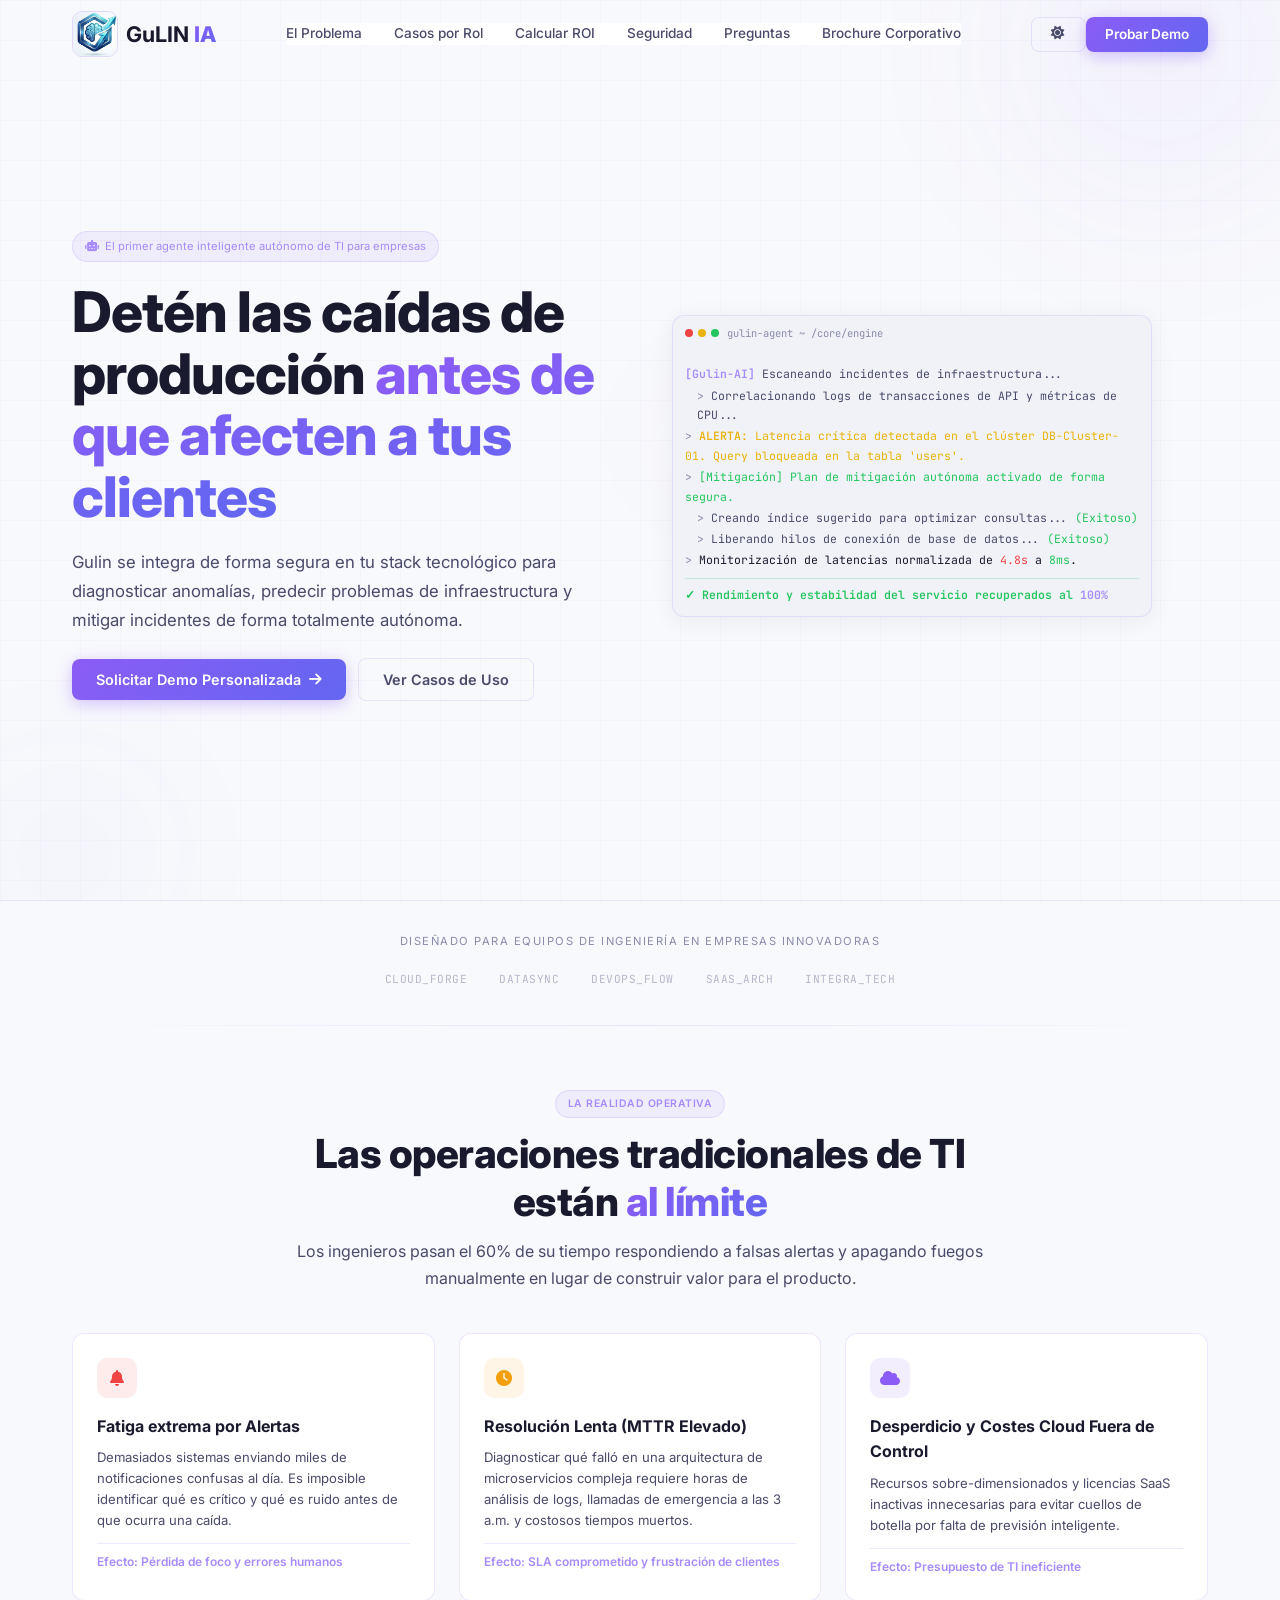
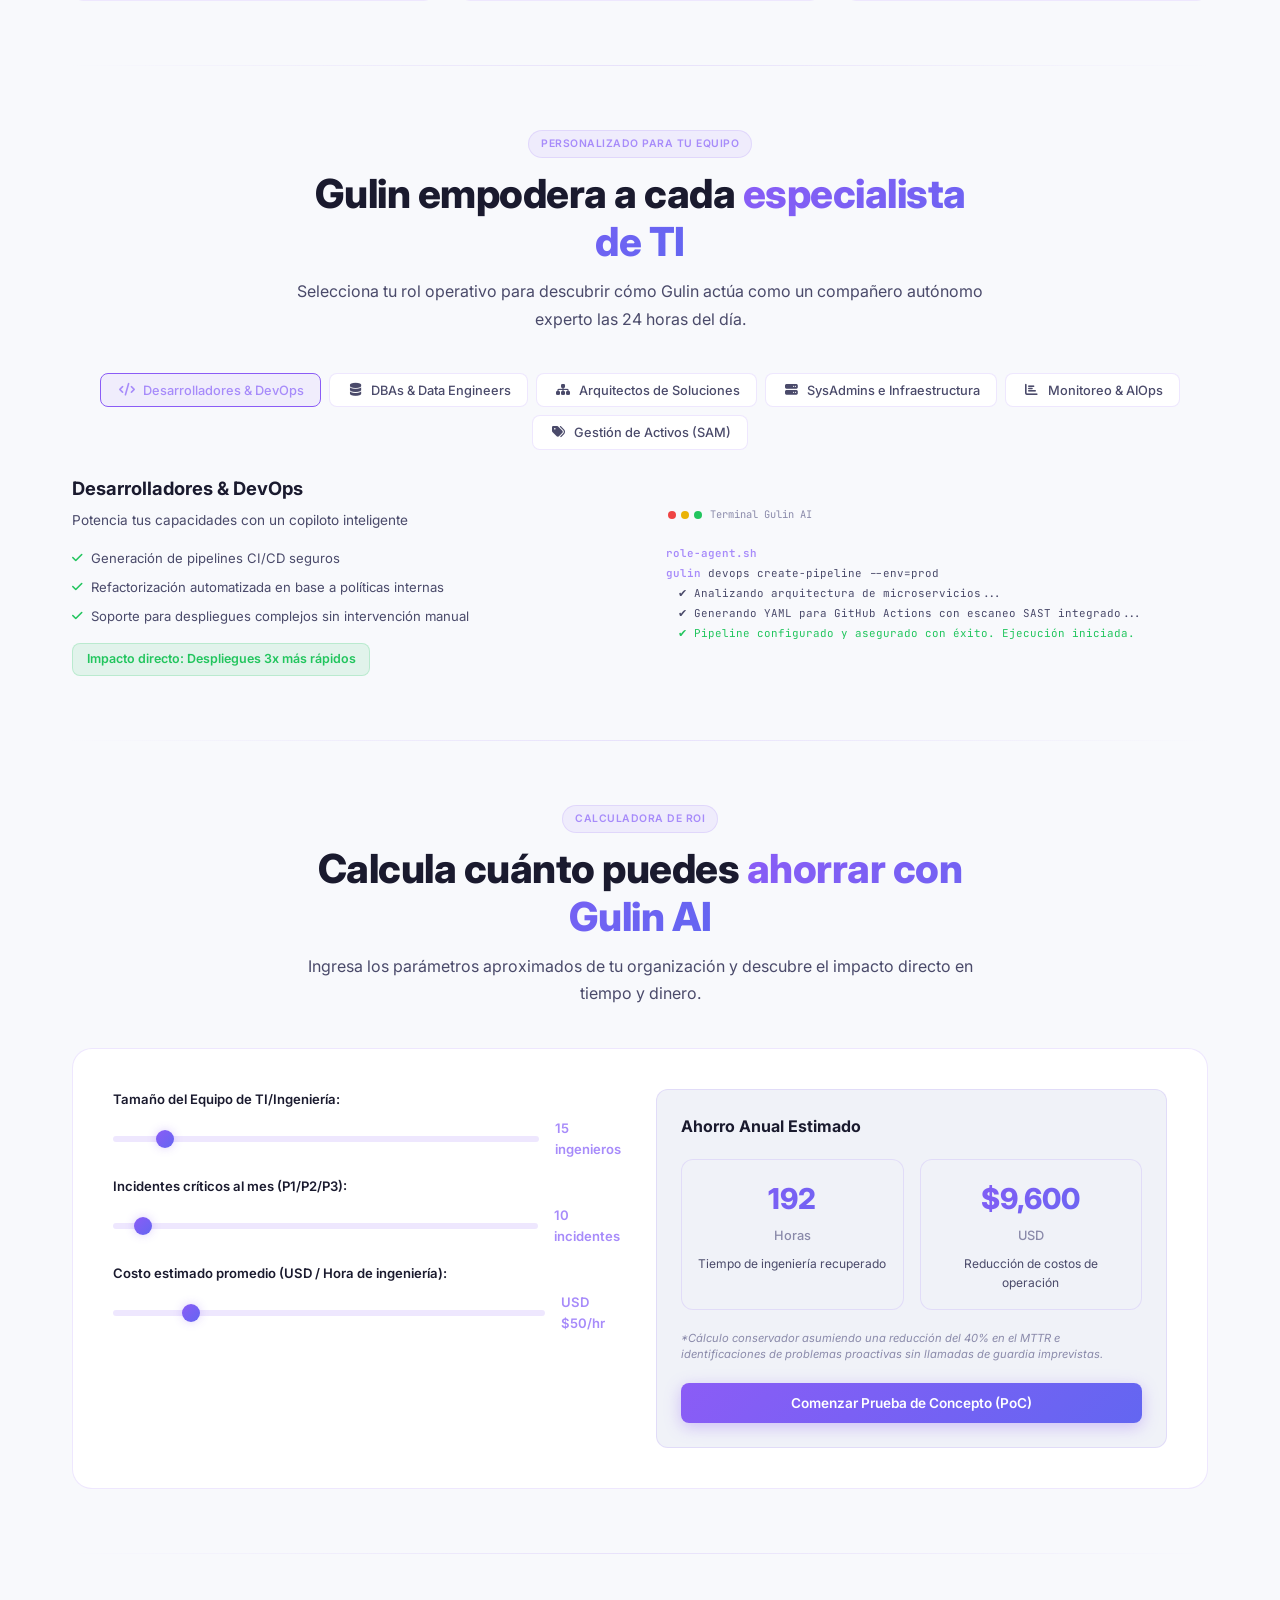
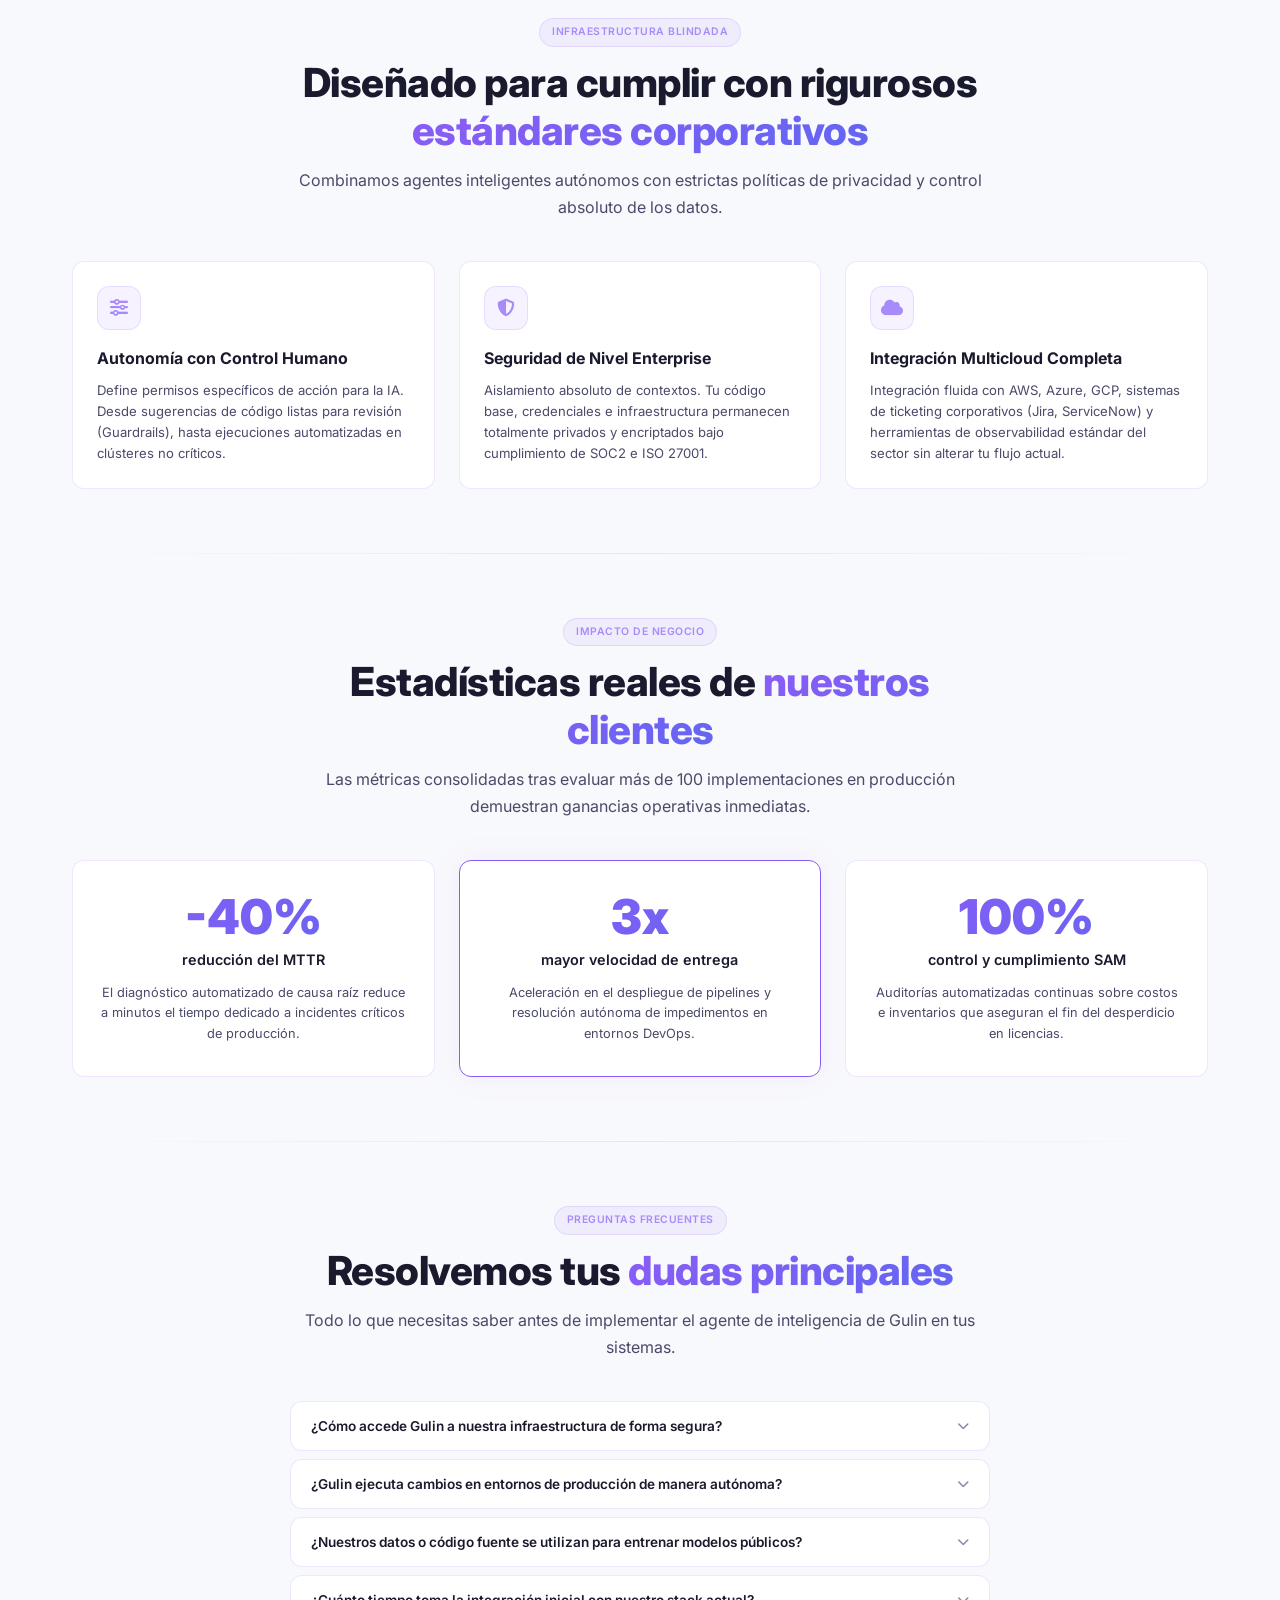
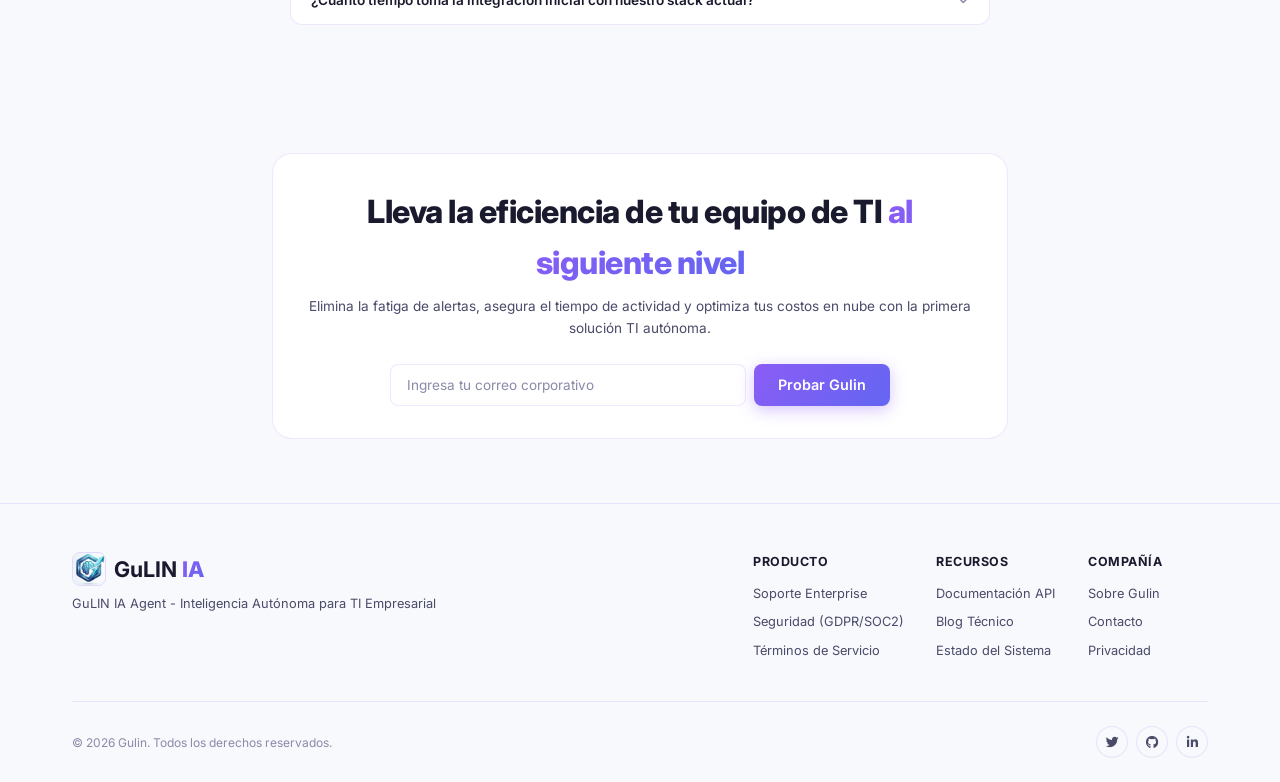
<file: index.html>
<!DOCTYPE html>
<html lang="es">
<head>
    <meta charset="UTF-8">
    <meta name="viewport" content="width=device-width, initial-scale=1.0">
    <title>GuLIN AI - Agente Inteligente Autónomo para TI Empresarial</title>
    <meta name="description" content="GuLIN es el primer agente inteligente autónomo de TI para empresas. Detecta, diagnostica y mitiga incidentes de infraestructura antes de que afecten a tus clientes.">
    <link rel="stylesheet" href="styles.css">
    <link rel="preconnect" href="https://fonts.googleapis.com">
    <link href="https://fonts.googleapis.com/css2?family=Inter:wght@300;400;500;600;700;800;900&family=JetBrains+Mono:wght@400;500;600&display=swap" rel="stylesheet">
    <link rel="stylesheet" href="https://cdnjs.cloudflare.com/ajax/libs/font-awesome/6.5.1/css/all.min.css">
    <link rel="icon" type="image/jpeg" href="GULIN_LOGO_3.jpeg">
</head>
<body>
    <!-- Navbar -->
    <nav class="navbar">
        <div class="nav-container">
            <div class="nav-logo">
                <img src="GULIN_LOGO_3.jpeg" alt="GuLIN AI Logo" class="logo-img">
                <span class="logo-text">GuLIN <span class="logo-accent">IA</span></span>
            </div>
            <div class="nav-links">
                <a href="#problema" class="nav-link">El Problema</a>
                <a href="#roles" class="nav-link">Casos por Rol</a>
                <a href="#roi" class="nav-link">Calcular ROI</a>
                <a href="#seguridad" class="nav-link">Seguridad</a>
                <a href="#faq" class="nav-link">Preguntas</a>
                <a href="GuLIN_Enterprise_Brochure.pdf" class="nav-link" download>Brochure Corporativo</a>
            </div>
            <div class="nav-actions">
                <button class="btn btn-ghost theme-toggle" id="themeToggle" aria-label="Cambiar tema" onclick="toggleTheme()">
                    <i class="fas fa-moon"></i>
                </button>
                <button class="btn btn-primary" onclick="openModal()">Probar Demo</button>
            </div>
            <button class="menu-toggle" id="menuToggle" aria-label="Menú">
                <span></span><span></span><span></span>
            </button>
        </div>
    </nav>

    <!-- Hero -->
    <section class="hero">
        <div class="hero-bg">
            <div class="orb orb-1"></div>
            <div class="orb orb-2"></div>
            <div class="orb orb-3"></div>
            <div class="grid-overlay"></div>
        </div>
        <div class="hero-container">
            <div class="hero-content">
                <div class="hero-badge">
                    <i class="fas fa-robot"></i>
                    <span>El primer agente inteligente autónomo de TI para empresas</span>
                </div>
                <h1 class="hero-title">
                    Detén las caídas de producción <span class="gradient-text">antes de que afecten a tus clientes</span>
                </h1>
                <p class="hero-subtitle">
                    Gulin se integra de forma segura en tu stack tecnológico para diagnosticar anomalías, 
                    predecir problemas de infraestructura y mitigar incidentes de forma totalmente autónoma.
                </p>
                <div class="hero-actions">
                    <button class="btn btn-primary btn-lg" onclick="openModal()">
                        Solicitar Demo Personalizada
                        <i class="fas fa-arrow-right"></i>
                    </button>
                    <button class="btn btn-ghost btn-lg" onclick="document.getElementById('roles').scrollIntoView({behavior:'smooth'})">
                        Ver Casos de Uso
                    </button>
                </div>
            </div>
            <div class="hero-visual">
                <div class="terminal-card">
                    <div class="terminal-header">
                        <div class="terminal-dots">
                            <span></span><span></span><span></span>
                        </div>
                        <span class="terminal-title">gulin-agent ~ /core/engine</span>
                    </div>
                    <div class="terminal-body">
                        <div class="terminal-line">
                            <span class="prompt">[Gulin-AI]</span> Escaneando incidentes de infraestructura...
                        </div>
                        <div class="terminal-line indent">
                            <span class="arrow">></span> Correlacionando logs de transacciones de API y métricas de CPU...
                        </div>
                        <div class="terminal-line alert">
                            <span class="arrow">></span> <span class="alert-text">ALERTA:</span> Latencia crítica detectada en el clúster DB-Cluster-01. Query bloqueada en la tabla 'users'.
                        </div>
                        <div class="terminal-line success">
                            <span class="arrow">></span> [Mitigación] Plan de mitigación autónoma activado de forma segura.
                        </div>
                        <div class="terminal-line indent">
                            <span class="arrow">></span> Creando índice sugerido para optimizar consultas... <span class="success-text">(Exitoso)</span>
                        </div>
                        <div class="terminal-line indent">
                            <span class="arrow">></span> Liberando hilos de conexión de base de datos... <span class="success-text">(Exitoso)</span>
                        </div>
                        <div class="terminal-line result">
                            <span class="arrow">></span> Monitorización de latencias normalizada de <span class="danger">4.8s</span> a <span class="success-text">8ms</span>.
                        </div>
                        <div class="terminal-line final">
                            ✓ Rendimiento y estabilidad del servicio recuperados al <span class="highlight">100%</span>
                        </div>
                    </div>
                </div>
            </div>
        </div>
    </section>

    <!-- Trusted By -->
    <section class="trusted">
        <div class="trusted-container">
            <p class="trusted-label">Diseñado para equipos de ingeniería en empresas innovadoras</p>
            <div class="trusted-logos">
                <span class="trusted-logo">CLOUD_FORGE</span>
                <span class="trusted-logo">DATASYNC</span>
                <span class="trusted-logo">DEVOPS_FLOW</span>
                <span class="trusted-logo">SAAS_ARCH</span>
                <span class="trusted-logo">INTEGRA_TECH</span>
            </div>
        </div>
    </section>

    <!-- Problem Section -->
    <section id="problema" class="problem">
        <div class="section-container">
            <div class="section-header">
                <span class="section-badge">La Realidad Operativa</span>
                <h2 class="section-title">Las operaciones tradicionales de TI están <span class="gradient-text">al límite</span></h2>
                <p class="section-desc">
                    Los ingenieros pasan el 60% de su tiempo respondiendo a falsas alertas y apagando fuegos manualmente 
                    en lugar de construir valor para el producto.
                </p>
            </div>
            <div class="problem-grid">
                <div class="problem-card">
                    <div class="problem-icon" style="--icon-bg: rgba(239, 68, 68, 0.1); --icon-color: #ef4444">
                        <i class="fas fa-bell"></i>
                    </div>
                    <h3>Fatiga extrema por Alertas</h3>
                    <p>Demasiados sistemas enviando miles de notificaciones confusas al día. Es imposible identificar qué es crítico y qué es ruido antes de que ocurra una caída.</p>
                    <span class="problem-effect">Efecto: Pérdida de foco y errores humanos</span>
                </div>
                <div class="problem-card">
                    <div class="problem-icon" style="--icon-bg: rgba(245, 158, 11, 0.1); --icon-color: #f59e0b">
                        <i class="fas fa-clock"></i>
                    </div>
                    <h3>Resolución Lenta (MTTR Elevado)</h3>
                    <p>Diagnosticar qué falló en una arquitectura de microservicios compleja requiere horas de análisis de logs, llamadas de emergencia a las 3 a.m. y costosos tiempos muertos.</p>
                    <span class="problem-effect">Efecto: SLA comprometido y frustración de clientes</span>
                </div>
                <div class="problem-card">
                    <div class="problem-icon" style="--icon-bg: rgba(139, 92, 246, 0.1); --icon-color: #8b5cf6">
                        <i class="fas fa-cloud"></i>
                    </div>
                    <h3>Desperdicio y Costes Cloud Fuera de Control</h3>
                    <p>Recursos sobre-dimensionados y licencias SaaS inactivas innecesarias para evitar cuellos de botella por falta de previsión inteligente.</p>
                    <span class="problem-effect">Efecto: Presupuesto de TI ineficiente</span>
                </div>
            </div>
        </div>
    </section>

    <!-- Roles Section -->
    <section id="roles" class="roles">
        <div class="section-container">
            <div class="section-header">
                <span class="section-badge">Personalizado para tu Equipo</span>
                <h2 class="section-title">Gulin empodera a cada <span class="gradient-text">especialista de TI</span></h2>
                <p class="section-desc">
                    Selecciona tu rol operativo para descubrir cómo Gulin actúa como un compañero autónomo experto las 24 horas del día.
                </p>
            </div>
            <div class="roles-tabs">
                <button class="role-tab active" data-role="devops">
                    <i class="fas fa-code"></i>
                    Desarrolladores & DevOps
                </button>
                <button class="role-tab" data-role="dba">
                    <i class="fas fa-database"></i>
                    DBAs & Data Engineers
                </button>
                <button class="role-tab" data-role="architect">
                    <i class="fas fa-sitemap"></i>
                    Arquitectos de Soluciones
                </button>
                <button class="role-tab" data-role="sysadmin">
                    <i class="fas fa-server"></i>
                    SysAdmins e Infraestructura
                </button>
                <button class="role-tab" data-role="monitoring">
                    <i class="fas fa-chart-bar"></i>
                    Monitoreo & AIOps
                </button>
                <button class="role-tab" data-role="sam">
                    <i class="fas fa-tags"></i>
                    Gestión de Activos (SAM)
                </button>
            </div>
            <div class="role-content active" id="role-devops">
                <div class="role-info">
                    <h3>Desarrolladores & DevOps</h3>
                    <p class="role-desc">Potencia tus capacidades con un copiloto inteligente</p>
                    <ul class="role-features">
                        <li><i class="fas fa-check"></i> Generación de pipelines CI/CD seguros</li>
                        <li><i class="fas fa-check"></i> Refactorización automatizada en base a políticas internas</li>
                        <li><i class="fas fa-check"></i> Soporte para despliegues complejos sin intervención manual</li>
                    </ul>
                    <span class="role-impact">Impacto directo: Despliegues 3x más rápidos</span>
                </div>
                <div class="role-terminal">
                    <div class="terminal-header">
                        <div class="terminal-dots"><span></span><span></span><span></span></div>
                        <span class="terminal-title">Terminal Gulin AI</span>
                    </div>
                    <div class="terminal-body small">
                        <div class="terminal-line"><span class="prompt">role-agent.sh</span></div>
                        <div class="terminal-line"><span class="highlight">gulin</span> devops create-pipeline --env=prod</div>
                        <div class="terminal-line indent">✔ Analizando arquitectura de microservicios...</div>
                        <div class="terminal-line indent">✔ Generando YAML para GitHub Actions con escaneo SAST integrado...</div>
                        <div class="terminal-line indent success">✔ Pipeline configurado y asegurado con éxito. Ejecución iniciada.</div>
                    </div>
                </div>
            </div>
        </div>
    </section>

    <!-- ROI Calculator -->
    <section id="roi" class="roi">
        <div class="section-container">
            <div class="section-header">
                <span class="section-badge">Calculadora de ROI</span>
                <h2 class="section-title">Calcula cuánto puedes <span class="gradient-text">ahorrar con Gulin AI</span></h2>
                <p class="section-desc">
                    Ingresa los parámetros aproximados de tu organización y descubre el impacto directo en tiempo y dinero.
                </p>
            </div>
            <div class="roi-calculator">
                <div class="roi-inputs">
                    <div class="roi-field">
                        <label>Tamaño del Equipo de TI/Ingeniería:</label>
                        <div class="roi-slider">
                            <input type="range" id="teamSize" min="5" max="100" value="15">
                            <span class="roi-value" id="teamSizeValue">15 ingenieros</span>
                        </div>
                    </div>
                    <div class="roi-field">
                        <label>Incidentes críticos al mes (P1/P2/P3):</label>
                        <div class="roi-slider">
                            <input type="range" id="incidents" min="5" max="100" value="10">
                            <span class="roi-value" id="incidentsValue">10 incidentes</span>
                        </div>
                    </div>
                    <div class="roi-field">
                        <label>Costo estimado promedio (USD / Hora de ingeniería):</label>
                        <div class="roi-slider">
                            <input type="range" id="hourlyRate" min="20" max="200" value="50">
                            <span class="roi-value" id="hourlyRateValue">USD $50/hr</span>
                        </div>
                    </div>
                </div>
                <div class="roi-result">
                    <h3>Ahorro Anual Estimado</h3>
                    <div class="roi-metrics">
                        <div class="roi-metric">
                            <span class="roi-number" id="hoursSaved">192</span>
                            <span class="roi-label">Horas</span>
                            <p>Tiempo de ingeniería recuperado</p>
                        </div>
                        <div class="roi-metric">
                            <span class="roi-number" id="moneySaved">$9,600</span>
                            <span class="roi-label">USD</span>
                            <p>Reducción de costos de operación</p>
                        </div>
                    </div>
                    <p class="roi-note">*Cálculo conservador asumiendo una reducción del 40% en el MTTR e identificaciones de problemas proactivas sin llamadas de guardia imprevistas.</p>
                    <button class="btn btn-primary btn-full" onclick="openModal()">
                        Comenzar Prueba de Concepto (PoC)
                    </button>
                </div>
            </div>
        </div>
    </section>

    <!-- Security -->
    <section id="seguridad" class="security">
        <div class="section-container">
            <div class="section-header">
                <span class="section-badge">Infraestructura Blindada</span>
                <h2 class="section-title">Diseñado para cumplir con rigurosos <span class="gradient-text">estándares corporativos</span></h2>
                <p class="section-desc">
                    Combinamos agentes inteligentes autónomos con estrictas políticas de privacidad y control absoluto de los datos.
                </p>
            </div>
            <div class="security-grid">
                <div class="security-card">
                    <div class="security-icon">
                        <i class="fas fa-sliders"></i>
                    </div>
                    <h3>Autonomía con Control Humano</h3>
                    <p>Define permisos específicos de acción para la IA. Desde sugerencias de código listas para revisión (Guardrails), hasta ejecuciones automatizadas en clústeres no críticos.</p>
                </div>
                <div class="security-card">
                    <div class="security-icon">
                        <i class="fas fa-shield-halved"></i>
                    </div>
                    <h3>Seguridad de Nivel Enterprise</h3>
                    <p>Aislamiento absoluto de contextos. Tu código base, credenciales e infraestructura permanecen totalmente privados y encriptados bajo cumplimiento de SOC2 e ISO 27001.</p>
                </div>
                <div class="security-card">
                    <div class="security-icon">
                        <i class="fas fa-cloud"></i>
                    </div>
                    <h3>Integración Multicloud Completa</h3>
                    <p>Integración fluida con AWS, Azure, GCP, sistemas de ticketing corporativos (Jira, ServiceNow) y herramientas de observabilidad estándar del sector sin alterar tu flujo actual.</p>
                </div>
            </div>
        </div>
    </section>

    <!-- Impact Stats -->
    <section class="impact">
        <div class="section-container">
            <div class="section-header">
                <span class="section-badge">Impacto de Negocio</span>
                <h2 class="section-title">Estadísticas reales de <span class="gradient-text">nuestros clientes</span></h2>
                <p class="section-desc">
                    Las métricas consolidadas tras evaluar más de 100 implementaciones en producción demuestran ganancias operativas inmediatas.
                </p>
            </div>
            <div class="impact-grid">
                <div class="impact-card">
                    <div class="impact-number">-40%</div>
                    <div class="impact-label">reducción del MTTR</div>
                    <p>El diagnóstico automatizado de causa raíz reduce a minutos el tiempo dedicado a incidentes críticos de producción.</p>
                </div>
                <div class="impact-card featured">
                    <div class="impact-number">3x</div>
                    <div class="impact-label">mayor velocidad de entrega</div>
                    <p>Aceleración en el despliegue de pipelines y resolución autónoma de impedimentos en entornos DevOps.</p>
                </div>
                <div class="impact-card">
                    <div class="impact-number">100%</div>
                    <div class="impact-label">control y cumplimiento SAM</div>
                    <p>Auditorías automatizadas continuas sobre costos e inventarios que aseguran el fin del desperdicio en licencias.</p>
                </div>
            </div>
        </div>
    </section>

    <!-- FAQ -->
    <section id="faq" class="faq">
        <div class="section-container">
            <div class="section-header">
                <span class="section-badge">Preguntas Frecuentes</span>
                <h2 class="section-title">Resolvemos tus <span class="gradient-text">dudas principales</span></h2>
                <p class="section-desc">
                    Todo lo que necesitas saber antes de implementar el agente de inteligencia de Gulin en tus sistemas.
                </p>
            </div>
            <div class="faq-list">
                <div class="faq-item">
                    <button class="faq-question">
                        <span>¿Cómo accede Gulin a nuestra infraestructura de forma segura?</span>
                        <i class="fas fa-chevron-down"></i>
                    </button>
                    <div class="faq-answer">
                        <p>Gulin se conecta mediante APIs seguras con autenticación OAuth 2.0 y tokens efímeros. No almacenamos credenciales permanentemente. Todo el tráfico está encriptado TLS 1.3 y puedes revocar el acceso en cualquier momento desde nuestro panel de control.</p>
                    </div>
                </div>
                <div class="faq-item">
                    <button class="faq-question">
                        <span>¿Gulin ejecuta cambios en entornos de producción de manera autónoma?</span>
                        <i class="fas fa-chevron-down"></i>
                    </button>
                    <div class="faq-answer">
                        <p>Sí, pero solo si configuras permisos explícitos para ello. Puedes elegir entre modo "Sugerencia" (recomienda acciones que requieren aprobación humana) o modo "Autónomo" (ejecuta cambios en ventanas de tiempo definidas y en entornos no críticos).</p>
                    </div>
                </div>
                <div class="faq-item">
                    <button class="faq-question">
                        <span>¿Nuestros datos o código fuente se utilizan para entrenar modelos públicos?</span>
                        <i class="fas fa-chevron-down"></i>
                    </button>
                    <div class="faq-answer">
                        <p>No. Absolutamente no. Tu código, datos de infraestructura y métricas operativas permanecen completamente aislados. No utilizamos datos de clientes para entrenar modelos públicos. Operamos bajo estrictos acuerdos de confidencialidad y cumplimos con SOC2 e ISO 27001.</p>
                    </div>
                </div>
                <div class="faq-item">
                    <button class="faq-question">
                        <span>¿Cuánto tiempo toma la integración inicial con nuestro stack actual?</span>
                        <i class="fas fa-chevron-down"></i>
                    </button>
                    <div class="faq-answer">
                        <p>La integración inicial típicamente toma entre 2 y 4 horas. Conectamos Gulin a tus fuentes de datos existentes (APIs, webhooks, bases de datos de monitoreo) sin necesidad de modificar tu infraestructura actual. Ofrecemos soporte dedicado durante todo el proceso.</p>
                    </div>
                </div>
            </div>
        </div>
    </section>

    <!-- CTA Final -->
    <section class="cta-final">
        <div class="cta-container">
            <div class="cta-content">
                <h2>Lleva la eficiencia de tu equipo de TI <span class="gradient-text">al siguiente nivel</span></h2>
                <p>Elimina la fatiga de alertas, asegura el tiempo de actividad y optimiza tus costos en nube con la primera solución TI autónoma.</p>
                <div class="cta-form">
                    <input type="email" placeholder="Ingresa tu correo corporativo" class="cta-input">
                    <button class="btn btn-primary btn-lg" onclick="openModal()">Probar Gulin</button>
                </div>
            </div>
        </div>
    </section>

    <!-- Footer -->
    <footer class="footer">
        <div class="footer-container">
            <div class="footer-top">
                <div class="footer-brand">
                    <div class="footer-logo-wrap">
                        <img src="GULIN_LOGO_3.jpeg" alt="GuLIN AI Logo" class="logo-img logo-img-footer">
                        <span class="logo-text">GuLIN <span class="logo-accent">IA</span></span>
                    </div>
                    <p>GuLIN IA Agent - Inteligencia Autónoma para TI Empresarial</p>
                </div>
                <div class="footer-links">
                    <div class="footer-col">
                        <h4>Producto</h4>
                        <a href="#">Soporte Enterprise</a>
                        <a href="#">Seguridad (GDPR/SOC2)</a>
                        <a href="#">Términos de Servicio</a>
                    </div>
                    <div class="footer-col">
                        <h4>Recursos</h4>
                        <a href="#">Documentación API</a>
                        <a href="#">Blog Técnico</a>
                        <a href="#">Estado del Sistema</a>
                    </div>
                    <div class="footer-col">
                        <h4>Compañía</h4>
                        <a href="#">Sobre Gulin</a>
                        <a href="#">Contacto</a>
                        <a href="#">Privacidad</a>
                    </div>
                </div>
            </div>
            <div class="footer-bottom">
                <p>© 2026 Gulin. Todos los derechos reservados.</p>
                <div class="footer-social">
                    <a href="#" aria-label="Twitter"><i class="fab fa-twitter"></i></a>
                    <a href="#" aria-label="GitHub"><i class="fab fa-github"></i></a>
                    <a href="#" aria-label="LinkedIn"><i class="fab fa-linkedin-in"></i></a>
                </div>
            </div>
        </div>
    </footer>

    <!-- Modal -->
    <div class="modal-overlay" id="authModal">
        <div class="modal">
            <button class="modal-close" onclick="closeModal()">
                <i class="fas fa-xmark"></i>
            </button>
            <div class="modal-header">
                <img src="GULIN_LOGO_3.jpeg" alt="GuLIN AI Logo" class="logo-img logo-img-modal">
                <h2>Solicitar Demo</h2>
                <p>Descubre cómo Gulin puede transformar tu operación de TI</p>
            </div>
            <div class="modal-body">
                <form id="authForm" onsubmit="handleAuth(event)">
                    <div class="form-group">
                        <label>Nombre completo</label>
                        <input type="text" placeholder="Tu nombre" required>
                    </div>
                    <div class="form-group">
                        <label>Correo corporativo</label>
                        <input type="email" placeholder="tu@empresa.com" required>
                    </div>
                    <div class="form-group">
                        <label>Empresa</label>
                        <input type="text" placeholder="Nombre de tu empresa" required>
                    </div>
                    <button type="submit" class="btn btn-primary btn-full">
                        Solicitar Demo
                        <i class="fas fa-arrow-right"></i>
                    </button>
                </form>
            </div>
        </div>
    </div>

    <script src="script.js"></script>
</body>
</html>
</file>
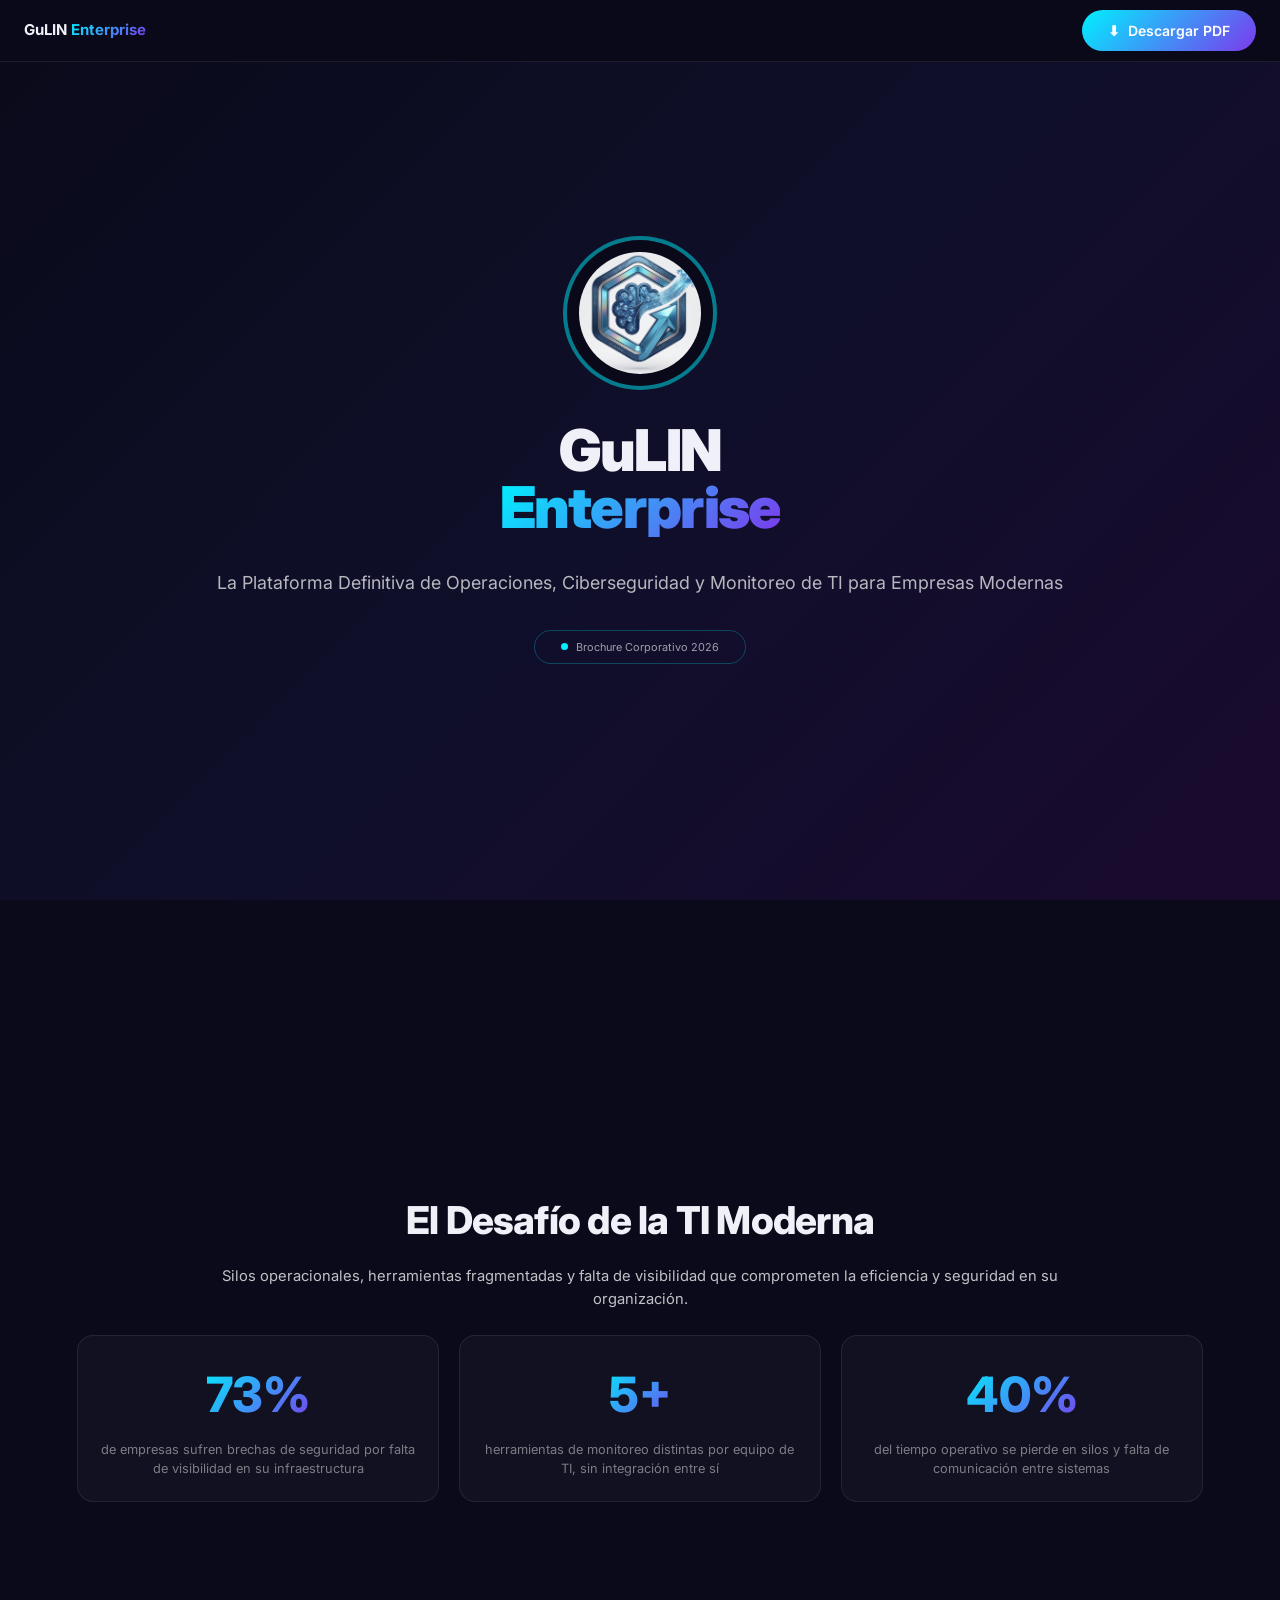
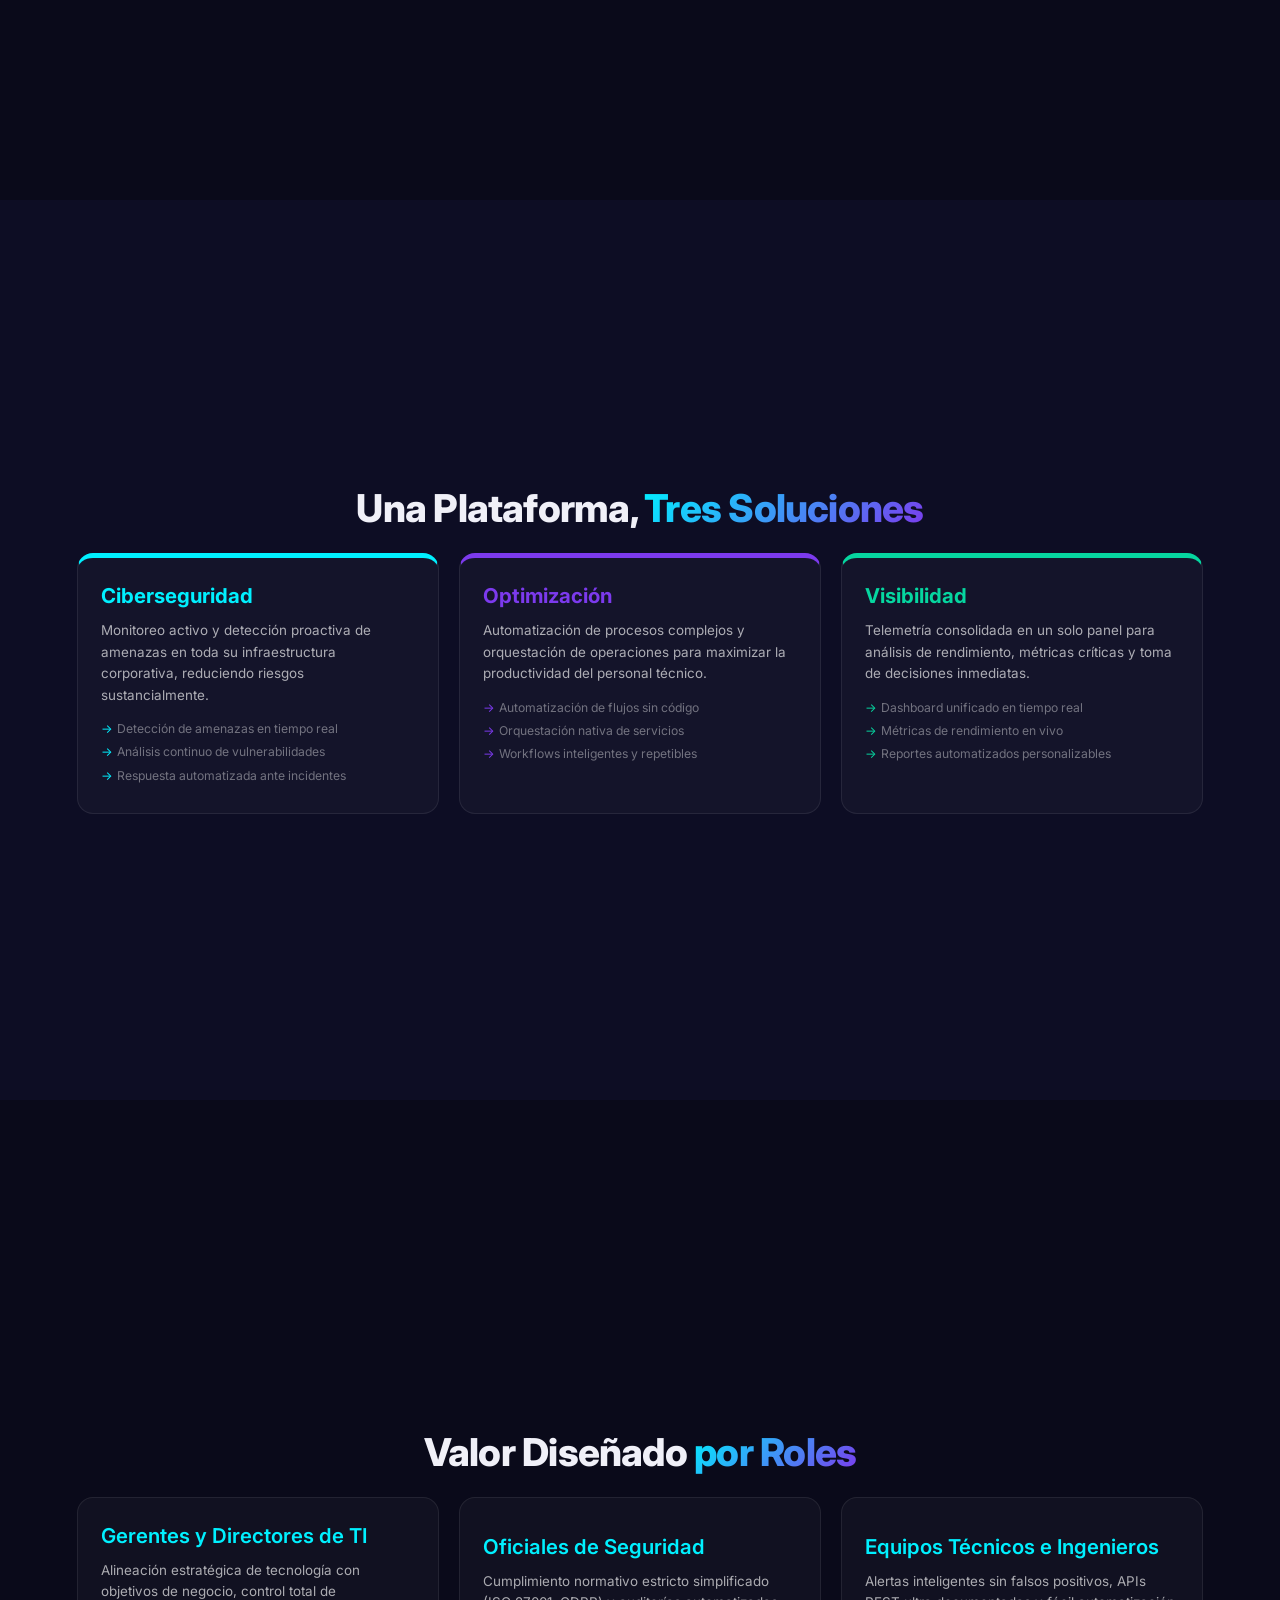
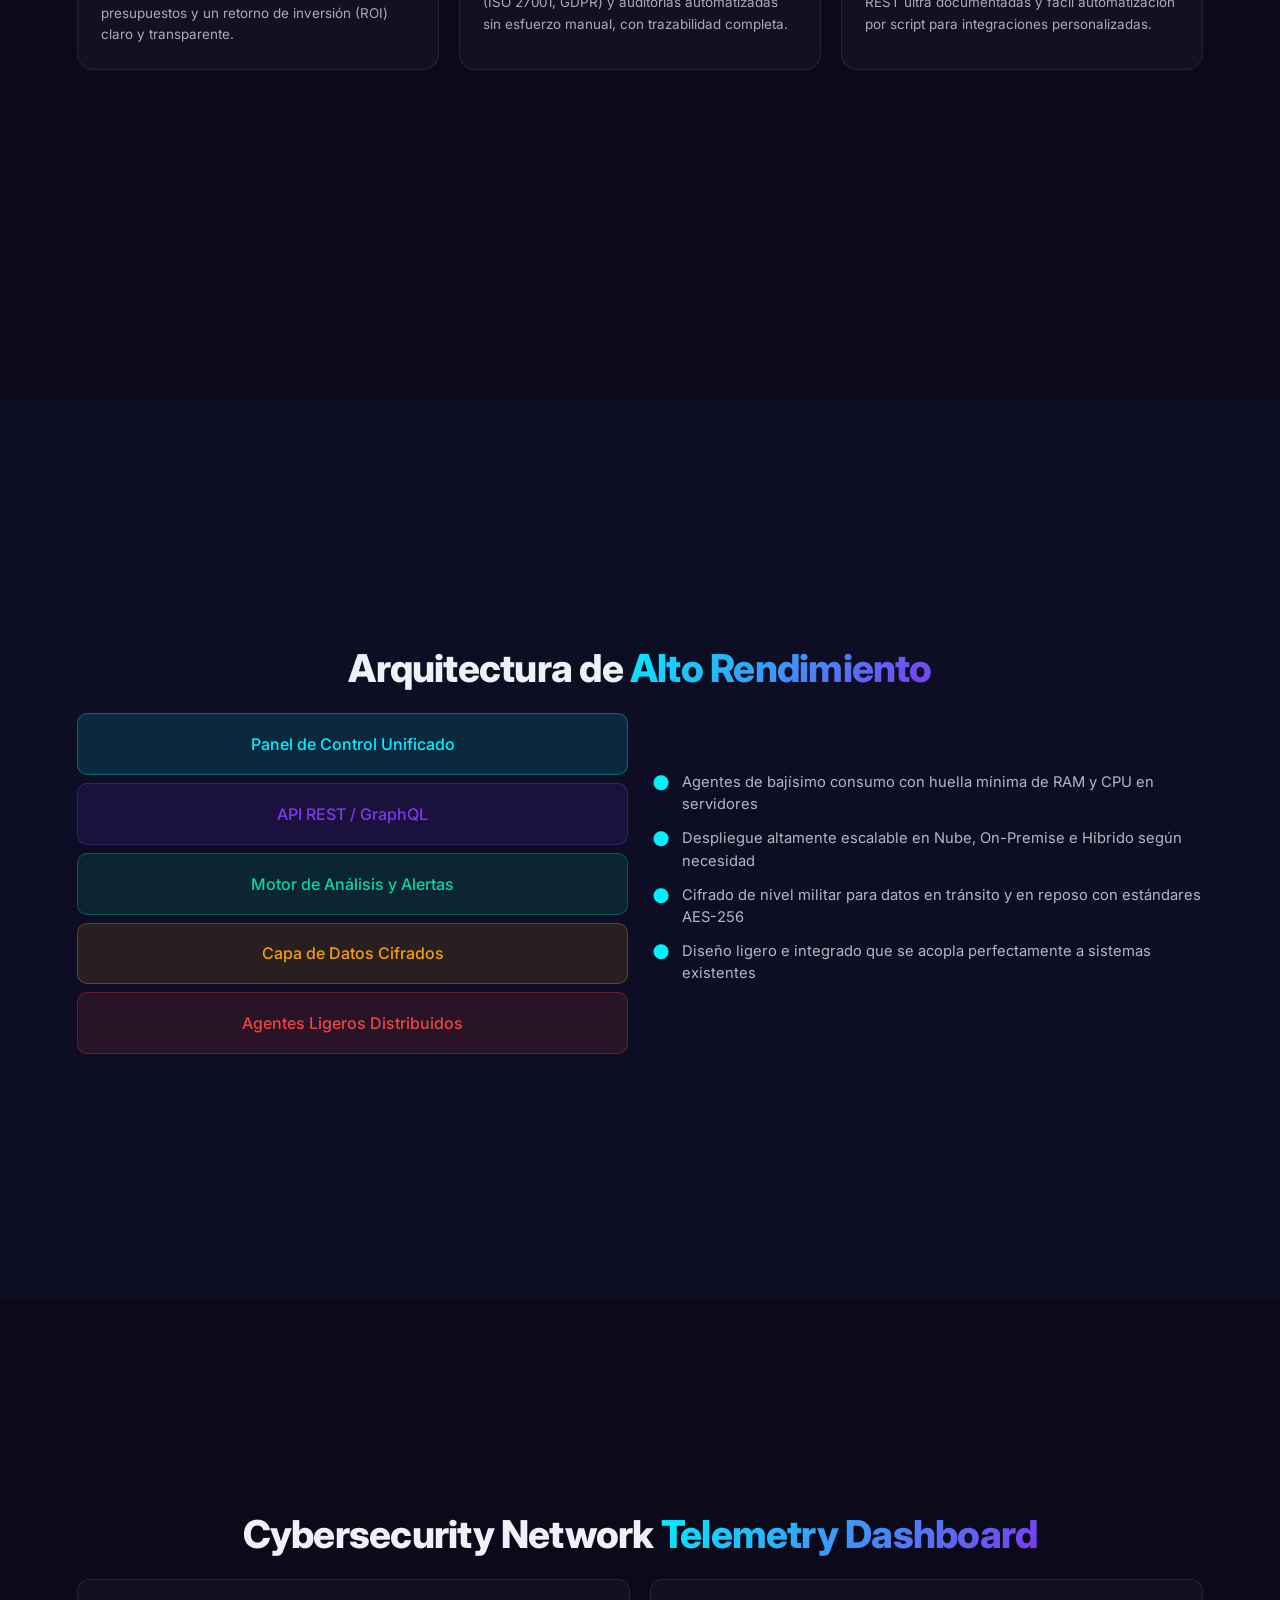
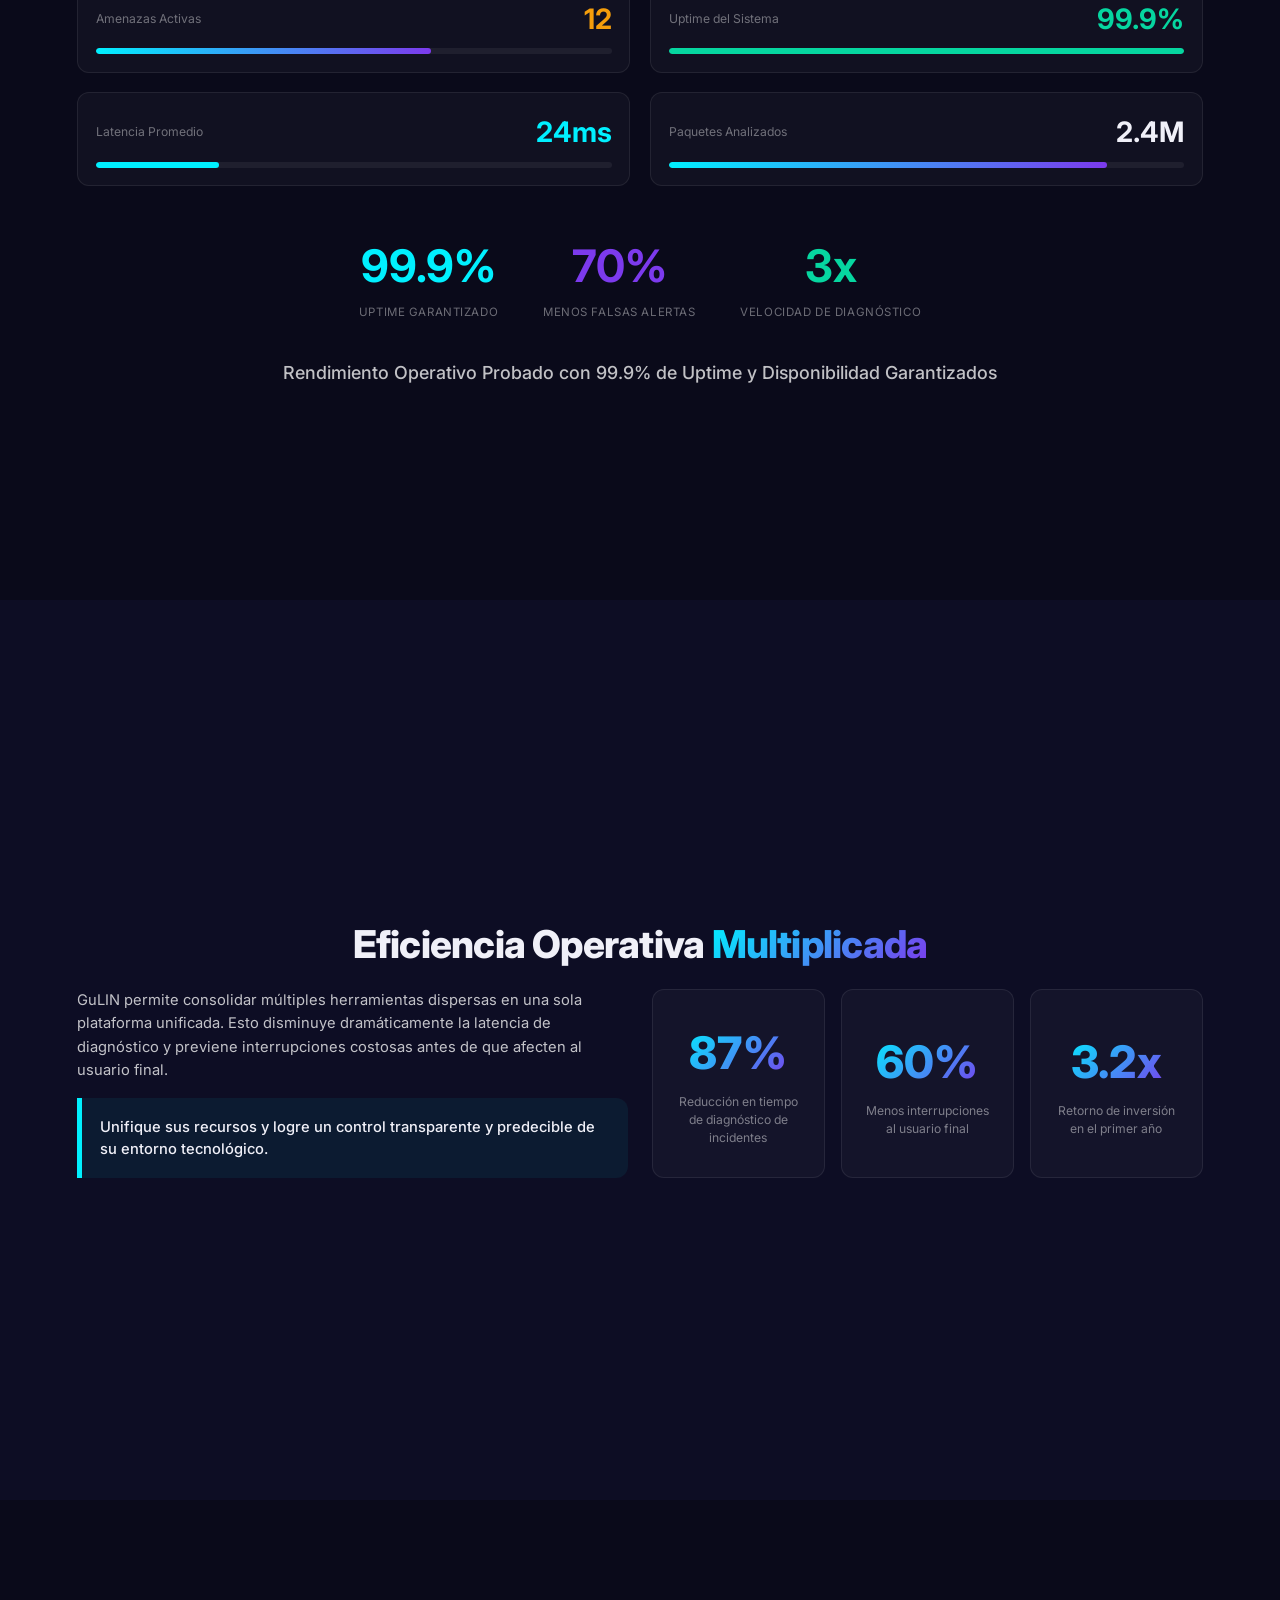
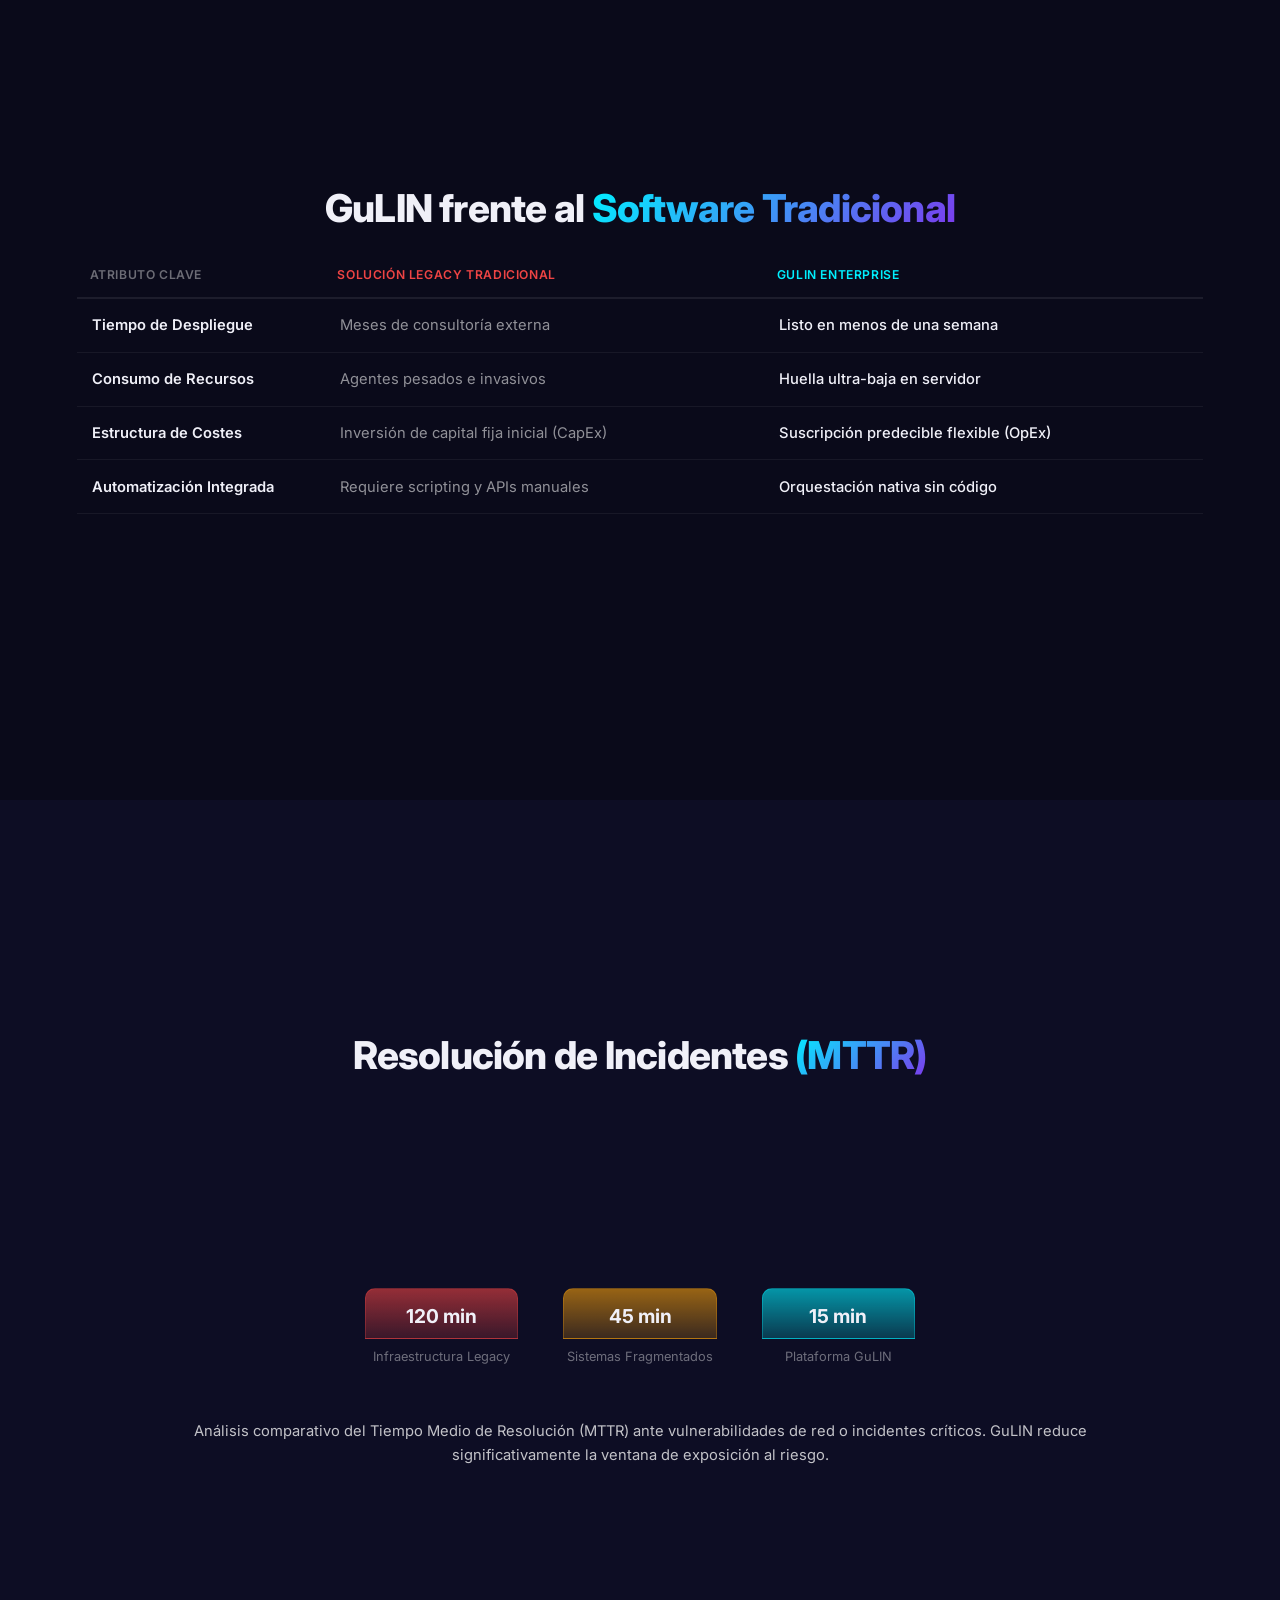
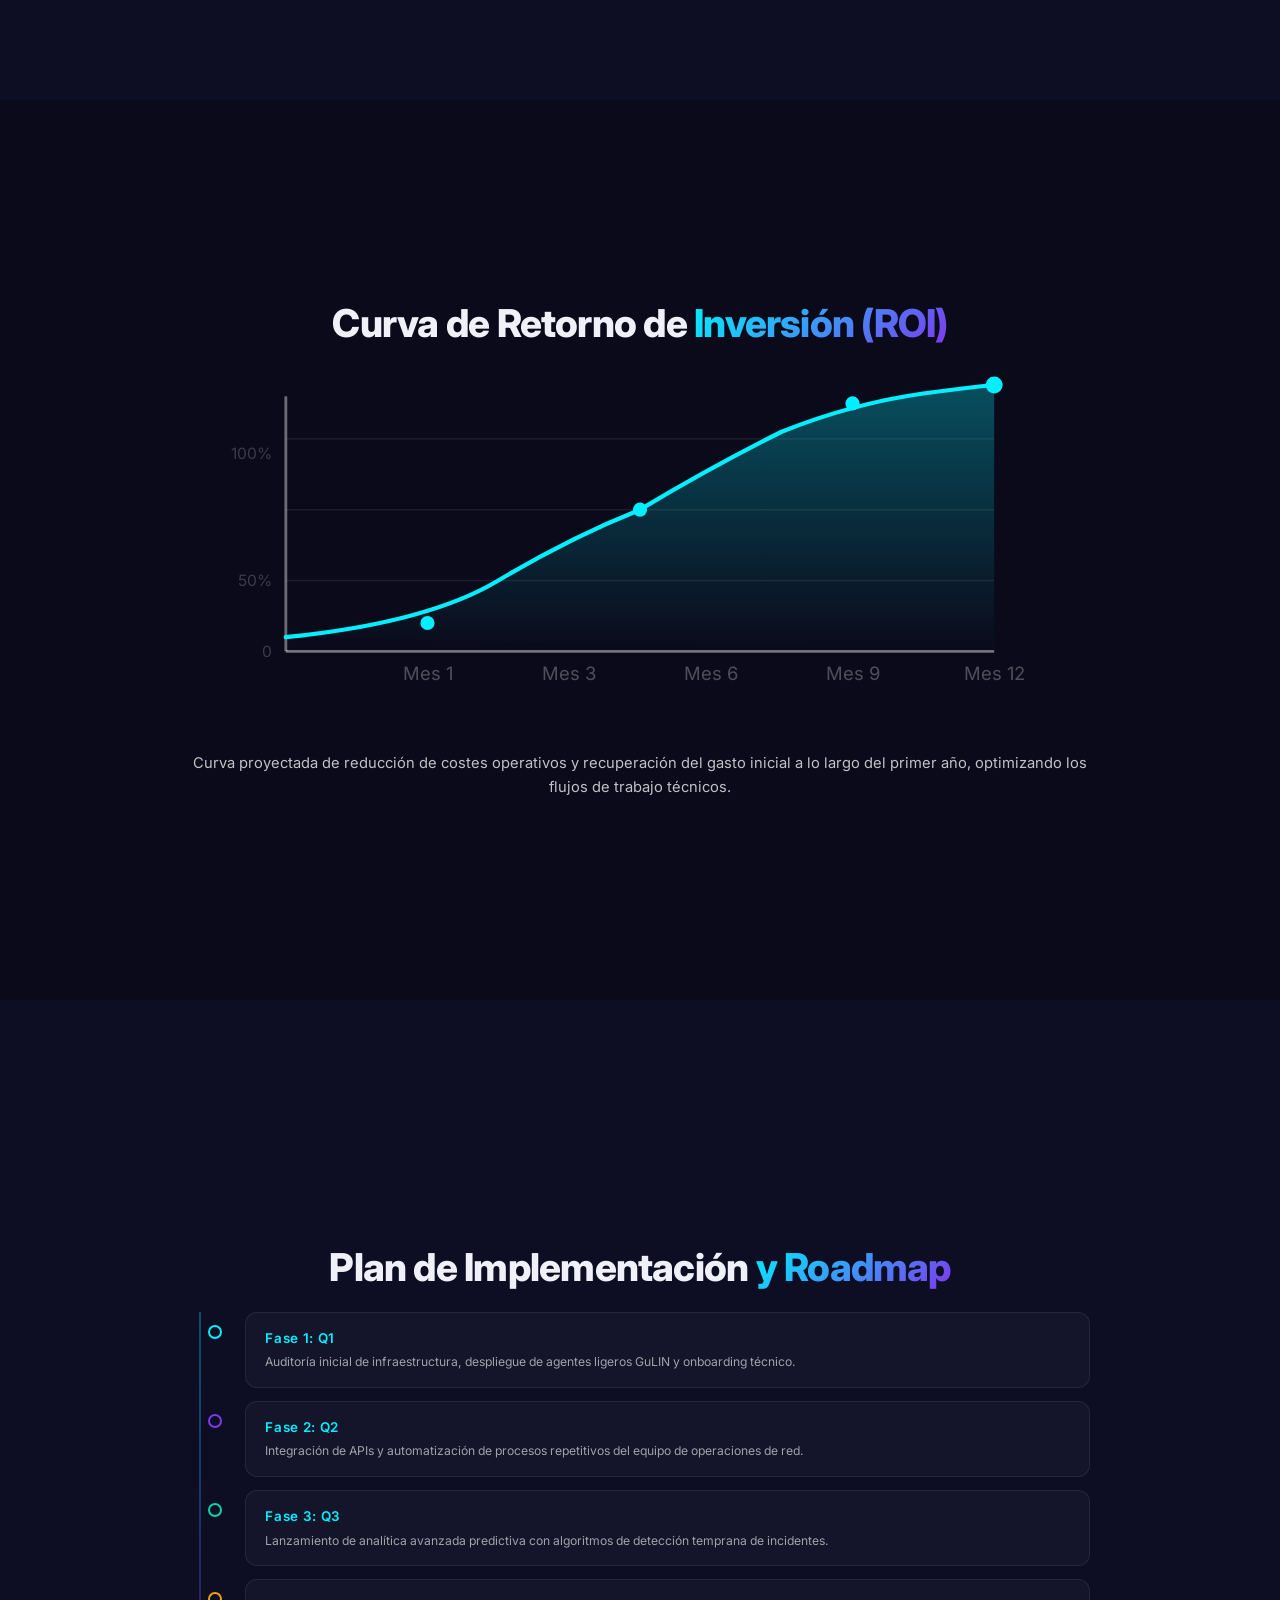
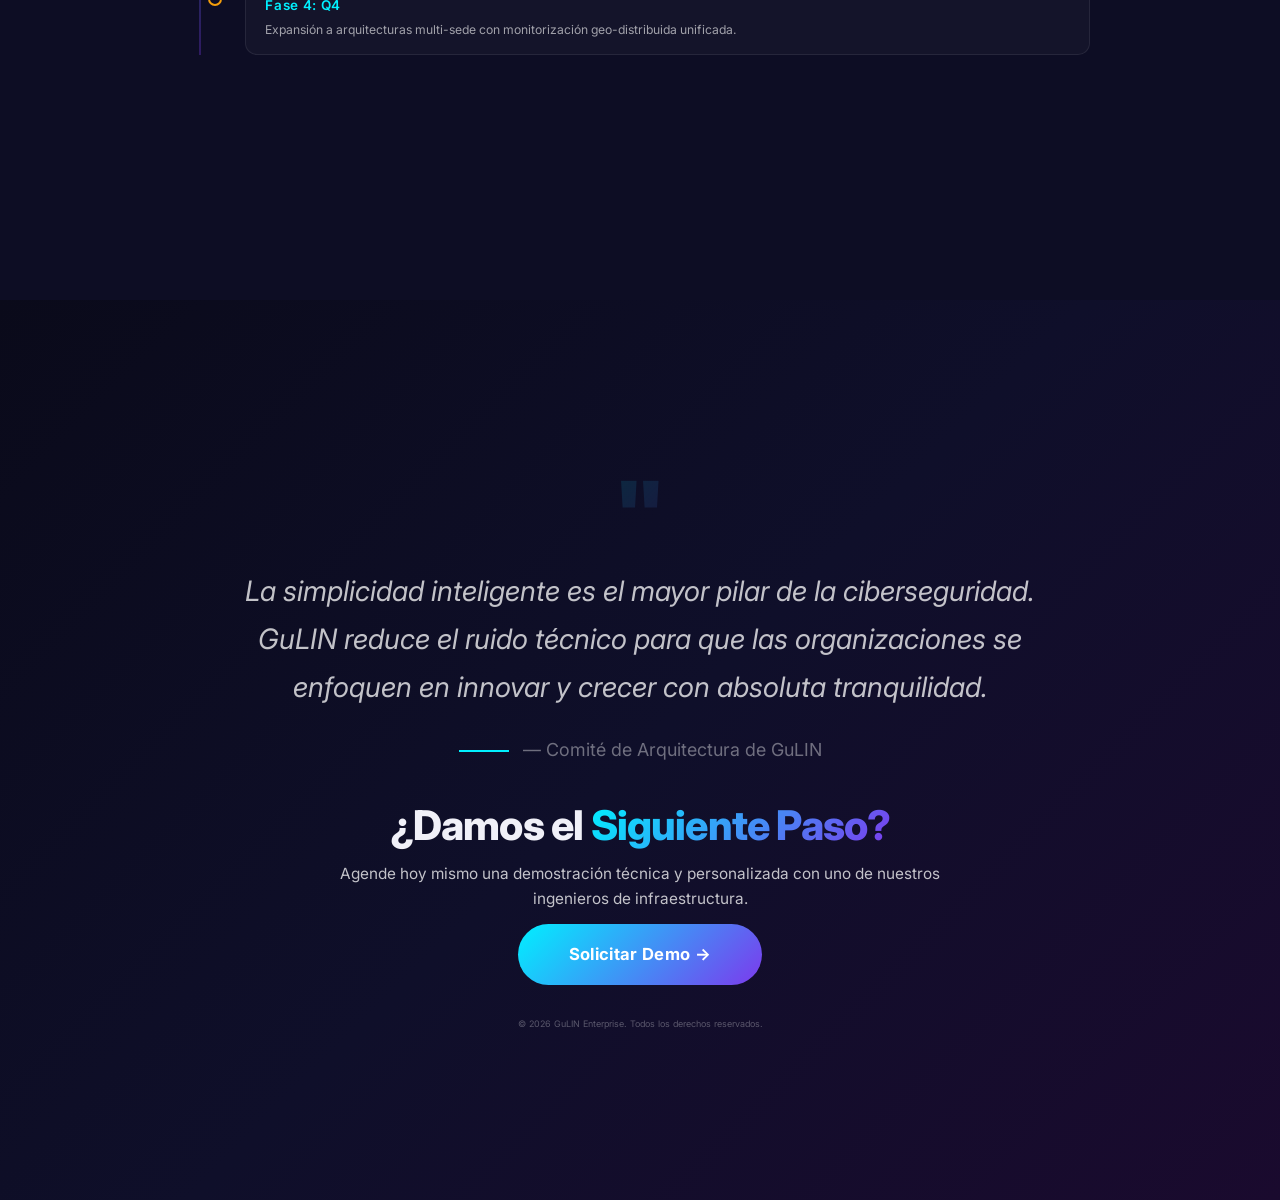
<file: brochure-pdf.html>
<!DOCTYPE html>
<html lang="es">
<head>
<meta charset="UTF-8">
<meta name="viewport" content="width=device-width, initial-scale=1.0">
<title>GuLIN Enterprise - Brochure Corporativo</title>
<link rel="preconnect" href="https://fonts.googleapis.com">
<link href="https://fonts.googleapis.com/css2?family=Inter:wght@300;400;500;600;700;800;900&display=swap" rel="stylesheet">
<style>
*{margin:0;padding:0;box-sizing:border-box}
body{font-family:'Inter',sans-serif;background:#0a0a1a;color:#f0f0f8;line-height:1.5;-webkit-font-smoothing:antialiased}
.accent{background:linear-gradient(135deg,#00f0ff,#7c3aed);-webkit-background-clip:text;-webkit-text-fill-color:transparent;background-clip:text}

/* === LAYOUT BASE === */
.page{width:100%;height:100vh;padding:3% 6%;position:relative;overflow:hidden;display:flex;flex-direction:column;justify-content:center;page-break-after:always}
.page-inner{width:100%;max-width:1300px;margin:0 auto;display:flex;flex-direction:column;justify-content:center;align-items:center;height:100%;gap:clamp(12px,1.8vw,28px)}

/* === TIPOGRAFÍA === */
h2{font-size:clamp(24px,3vw,40px);font-weight:800;line-height:1.15;letter-spacing:-0.02em;text-align:center}
p{font-size:clamp(12px,1.15vw,16px);color:rgba(255,255,255,0.75);line-height:1.6}

/* === PORTADA === */
.page-cover{background:linear-gradient(135deg,#0a0a1a,#0f0f2a,#1a0a2e);text-align:center;align-items:center}
.page-cover .page-inner{gap:clamp(16px,2.5vw,36px)}
.cover-logo{width:clamp(100px,12vw,170px);height:clamp(100px,12vw,170px);border-radius:50%;overflow:hidden;border:4px solid rgba(0,240,255,0.5);display:flex;align-items:center;justify-content:center;background:rgba(10,10,26,0.95);padding:12px}
.cover-logo img{width:100%;height:100%;object-fit:cover;border-radius:50%}
.cover-title .line{font-size:clamp(36px,4.5vw,64px);font-weight:900;letter-spacing:-0.03em;line-height:1}
.cover-subtitle{max-width:850px;font-size:clamp(14px,1.4vw,18px);text-align:center;color:rgba(255,255,255,0.7)}
.cover-badge{display:inline-flex;align-items:center;gap:8px;padding:8px 26px;border:1px solid rgba(0,240,255,0.25);border-radius:50px;font-size:clamp(10px,0.85vw,13px);color:rgba(255,255,255,0.6)}
.cover-badge .dot{width:7px;height:7px;border-radius:50%;background:#00f0ff}

/* === PÁGINAS DE CONTENIDO === */
.page-content{background:#0a0a1a}
.page-content-alt{background:#0d0d24}

/* === GRIDS === */
.grid-3{display:grid;grid-template-columns:repeat(3,1fr);gap:clamp(12px,1.5vw,22px);width:100%}
.grid-2{display:grid;grid-template-columns:1fr 1fr;gap:clamp(14px,1.8vw,26px);width:100%}

/* === CARDS GENÉRICAS === */
.card-center{text-align:center;background:rgba(255,255,255,0.03);border:1px solid rgba(255,255,255,0.08);border-radius:16px;padding:clamp(14px,1.8vw,26px);display:flex;flex-direction:column;align-items:center;justify-content:center;gap:8px;height:100%}
.num-lg{font-size:clamp(30px,3.8vw,50px);font-weight:800;background:linear-gradient(135deg,#00f0ff,#7c3aed);-webkit-background-clip:text;-webkit-text-fill-color:transparent;background-clip:text}
.lbl-sm{font-size:clamp(10px,1vw,14px);color:rgba(255,255,255,0.45);line-height:1.5}

/* === SOLUCIONES === */
.sol-card{border-radius:16px;padding:clamp(14px,1.8vw,26px);background:rgba(255,255,255,0.03);border:1px solid rgba(255,255,255,0.08);border-top:5px solid var(--c,#00f0ff);display:flex;flex-direction:column;gap:8px;height:100%}
.sol-card h3{font-size:clamp(16px,1.6vw,22px);font-weight:700;color:var(--c,#00f0ff)}
.sol-card p{font-size:clamp(11px,1.05vw,15px);margin:0;color:rgba(255,255,255,0.65)}
.sol-card ul{list-style:none;margin-top:6px}
.sol-card ul li{font-size:clamp(10px,0.95vw,13px);color:rgba(255,255,255,0.4);padding-left:16px;position:relative;margin-bottom:5px}
.sol-card ul li::before{content:'→';position:absolute;left:0;color:var(--c,#00f0ff)}

/* === ROLES === */
.role-card{border-radius:16px;padding:clamp(14px,1.8vw,26px);background:rgba(255,255,255,0.03);border:1px solid rgba(255,255,255,0.08);display:flex;flex-direction:column;gap:8px;height:100%;justify-content:center}
.role-card h3{font-size:clamp(16px,1.6vw,22px);font-weight:600;color:#00f0ff}
.role-card p{font-size:clamp(11px,1.05vw,15px);color:rgba(255,255,255,0.65)}

/* === ARQUITECTURA === */
.arch-layers{display:flex;flex-direction:column;gap:8px;justify-content:center;height:100%}
.arch-layer{padding:clamp(10px,1.4vw,18px);border-radius:10px;font-size:clamp(13px,1.25vw,17px);font-weight:500;text-align:center}
.arch-layer.l1{background:rgba(0,240,255,0.12);border:1px solid rgba(0,240,255,0.3);color:#00f0ff}
.arch-layer.l2{background:rgba(124,58,237,0.12);border:1px solid rgba(124,58,237,0.3);color:#7c3aed}
.arch-layer.l3{background:rgba(6,214,160,0.12);border:1px solid rgba(6,214,160,0.3);color:#06d6a0}
.arch-layer.l4{background:rgba(245,158,11,0.12);border:1px solid rgba(245,158,11,0.3);color:#f59e0b}
.arch-layer.l5{background:rgba(239,68,68,0.12);border:1px solid rgba(239,68,68,0.3);color:#ef4444}
.arch-feat{display:flex;align-items:flex-start;gap:12px;font-size:clamp(12px,1.15vw,16px);color:rgba(255,255,255,0.7);margin-bottom:12px}
.arch-feat .dot{color:#00f0ff;font-size:20px;line-height:1;margin-top:2px;flex-shrink:0}

/* === DASHBOARD === */
.dash-grid{display:grid;grid-template-columns:1fr 1fr;gap:clamp(12px,1.5vw,20px);width:100%}
.dash-card{padding:clamp(12px,1.4vw,20px);background:rgba(255,255,255,0.03);border:1px solid rgba(255,255,255,0.08);border-radius:12px}
.dash-card .hdr{display:flex;justify-content:space-between;align-items:center;margin-bottom:8px}
.dash-card .lbl{font-size:clamp(10px,0.95vw,13px);color:rgba(255,255,255,0.4)}
.dash-card .val{font-size:clamp(18px,2.2vw,30px);font-weight:700}
.dash-card .val.gr{color:#06d6a0}.dash-card .val.cy{color:#00f0ff}.dash-card .val.wa{color:#f59e0b}
.dash-bar{height:6px;background:rgba(255,255,255,0.06);border-radius:3px;overflow:hidden}
.dash-bar .fill{height:100%;background:linear-gradient(90deg,#00f0ff,#7c3aed);border-radius:3px}
.dash-bar .fill.gr{background:#06d6a0}.dash-bar .fill.cy{background:#00f0ff}
.dash-metrics{display:flex;justify-content:center;gap:clamp(24px,3.5vw,60px);margin-top:clamp(12px,1.8vw,26px)}
.dash-metric{text-align:center}
.dash-metric .n{font-size:clamp(28px,3.5vw,46px);font-weight:700}
.dash-metric .l{font-size:clamp(9px,0.9vw,12px);color:rgba(255,255,255,0.4);text-transform:uppercase;letter-spacing:0.05em;margin-top:4px}

/* === EFICIENCIA === */
.eff-highlight{display:block;padding:clamp(12px,1.4vw,20px);background:rgba(0,240,255,0.06);border-left:5px solid #00f0ff;border-radius:0 12px 12px 0;font-size:clamp(12px,1.15vw,16px);font-weight:500;color:#f0f0f8;margin-top:clamp(10px,1.2vw,16px)}
.eff-num{text-align:center;padding:clamp(12px,1.6vw,24px);background:rgba(255,255,255,0.03);border:1px solid rgba(255,255,255,0.08);border-radius:12px;display:flex;flex-direction:column;align-items:center;gap:6px;height:100%;justify-content:center}
.eff-num .v{font-size:clamp(28px,3.5vw,46px);font-weight:800;background:linear-gradient(135deg,#00f0ff,#7c3aed);-webkit-background-clip:text;-webkit-text-fill-color:transparent;background-clip:text}
.eff-num .l{font-size:clamp(10px,0.95vw,13px);color:rgba(255,255,255,0.45)}

/* === TABLA COMPARATIVA === */
.compare-table{width:100%;border-collapse:collapse;font-size:clamp(12px,1.15vw,16px)}
.compare-table th{padding:clamp(8px,1vw,14px);text-align:left;font-weight:600;font-size:clamp(10px,0.95vw,13px);text-transform:uppercase;letter-spacing:0.05em;border-bottom:2px solid rgba(255,255,255,0.08)}
.compare-table th:nth-child(1){color:rgba(255,255,255,0.4);width:22%}
.compare-table th:nth-child(2){color:#ef4444;width:39%}
.compare-table th:nth-child(3){color:#00f0ff;width:39%}
.compare-table td{padding:clamp(10px,1.2vw,16px);border-bottom:1px solid rgba(255,255,255,0.06)}
.compare-table .at{font-weight:600;color:#f0f0f8;white-space:nowrap}
.compare-table .lg{color:rgba(255,255,255,0.55)}
.compare-table .gl{color:#f0f0f8;font-weight:500}

/* === MTTR === */
.mttr-chart{display:flex;align-items:flex-end;justify-content:center;gap:clamp(20px,3.5vw,50px);height:clamp(140px,22vw,300px);padding:clamp(8px,1.2vw,16px) 0;width:100%}
.mttr-bar{display:flex;flex-direction:column;align-items:center;gap:8px;width:clamp(70px,12vw,160px)}
.mttr-bar .fill{width:100%;border-radius:10px 10px 0 0;display:flex;align-items:flex-start;justify-content:center;padding-top:clamp(8px,1vw,14px);min-height:clamp(24px,4vw,60px)}
.mttr-bar .fill.rd{background:linear-gradient(180deg,rgba(239,68,68,0.6),rgba(239,68,68,0.2));border:1px solid rgba(239,68,68,0.3)}
.mttr-bar .fill.wa{background:linear-gradient(180deg,rgba(245,158,11,0.6),rgba(245,158,11,0.2));border:1px solid rgba(245,158,11,0.3)}
.mttr-bar .fill.cy{background:linear-gradient(180deg,rgba(0,240,255,0.6),rgba(0,240,255,0.2));border:1px solid rgba(0,240,255,0.3)}
.mttr-bar .v{font-size:clamp(13px,1.5vw,20px);font-weight:700}
.mttr-bar .l{font-size:clamp(10px,1vw,14px);color:rgba(255,255,255,0.4);text-align:center}

/* === ROI === */
.roi-chart{width:100%;max-width:850px;margin:0 auto}
.roi-chart svg{width:100%;height:auto}

/* === ROADMAP === */
.roadmap{position:relative;display:flex;flex-direction:column;gap:clamp(8px,1vw,16px);padding-left:clamp(16px,2.5vw,32px);max-width:900px;width:100%}
.roadmap::before{content:'';position:absolute;left:clamp(5px,0.7vw,10px);top:0;bottom:0;width:2px;background:linear-gradient(180deg,#00f0ff,#7c3aed);opacity:0.3}
.roadmap-phase{position:relative;padding-left:clamp(12px,1.8vw,24px)}
.roadmap-phase .dot{position:absolute;left:clamp(-14px,-2vw,-24px);top:clamp(6px,1vw,14px);width:clamp(8px,1.1vw,14px);height:clamp(8px,1.1vw,14px);border-radius:50%;border:2px solid #00f0ff;background:#0d0d24}
.roadmap-phase:nth-child(1) .dot{border-color:#00f0ff}
.roadmap-phase:nth-child(2) .dot{border-color:#7c3aed}
.roadmap-phase:nth-child(3) .dot{border-color:#06d6a0}
.roadmap-phase:nth-child(4) .dot{border-color:#f59e0b}
.roadmap-phase .content{padding:clamp(10px,1.2vw,18px) clamp(12px,1.5vw,22px);background:rgba(255,255,255,0.03);border:1px solid rgba(255,255,255,0.08);border-radius:12px}
.roadmap-phase .label{font-size:clamp(11px,1.05vw,15px);font-weight:600;color:#00f0ff;margin-bottom:4px;letter-spacing:0.05em}
.roadmap-phase p{font-size:clamp(10px,0.95vw,13px);color:rgba(255,255,255,0.6)}

/* === FILOSOFÍA (ÚLTIMA PÁGINA) === */
.page-contact{background:linear-gradient(135deg,#0a0a1a,#0f0f2a,#1a0a2e);text-align:center;align-items:center}
.page-contact .page-inner{gap:clamp(14px,2vw,30px)}
.quote-mark{font-size:clamp(56px,7vw,100px);font-weight:900;line-height:1;background:linear-gradient(135deg,#00f0ff,#7c3aed);-webkit-background-clip:text;-webkit-text-fill-color:transparent;background-clip:text;opacity:0.12;margin-bottom:clamp(-16px,-2vw,-24px)}
blockquote{font-size:clamp(20px,2.2vw,30px);max-width:850px;margin:0 auto;text-align:center;color:rgba(255,255,255,0.75);font-style:italic;line-height:1.7}
.quote-author{display:flex;align-items:center;justify-content:center;gap:14px;font-size:clamp(14px,1.4vw,18px);color:rgba(255,255,255,0.4)}
.quote-author .line{width:50px;height:2px;background:#00f0ff}
.cta-section{display:flex;flex-direction:column;align-items:center;gap:clamp(8px,1vw,14px);margin-top:clamp(8px,1vw,14px)}
.cta-section h2{font-size:clamp(26px,3.2vw,44px)}
.cta-section p{max-width:600px;text-align:center;font-size:clamp(13px,1.2vw,17px)}
.cta-button{display:inline-block;padding:clamp(12px,1.4vw,20px) clamp(32px,4vw,56px);background:linear-gradient(135deg,#00f0ff,#7c3aed);color:#fff;border-radius:50px;font-size:clamp(14px,1.3vw,18px);font-weight:700;text-decoration:none;letter-spacing:0.02em;transition:all 0.3s}
.cta-button:hover{transform:translateY(-2px);box-shadow:0 8px 30px rgba(0,240,255,0.3)}
.footer-text{font-size:clamp(8px,0.7vw,10px);color:rgba(255,255,255,0.3);margin-top:clamp(4px,0.5vw,8px)}

/* === BARRA DE DESCARGA === */
.download-bar{position:fixed;top:0;left:0;right:0;z-index:1000;background:rgba(10,10,26,0.95);backdrop-filter:blur(12px);border-bottom:1px solid rgba(255,255,255,0.08);padding:10px 24px;display:flex;justify-content:space-between;align-items:center}
.download-bar .brand{font-weight:700;font-size:15px}
.download-bar .brand span{background:linear-gradient(135deg,#00f0ff,#7c3aed);-webkit-background-clip:text;-webkit-text-fill-color:transparent;background-clip:text}
.download-btn{display:inline-flex;align-items:center;gap:8px;padding:12px 26px;background:linear-gradient(135deg,#00f0ff,#7c3aed);color:#fff;border:none;border-radius:50px;font-size:14px;font-weight:600;cursor:pointer;font-family:'Inter',sans-serif;transition:all 0.3s}
.download-btn:hover{transform:translateY(-2px);box-shadow:0 8px 30px rgba(0,240,255,0.3)}

/* === PRINT === */
@media print{.download-bar{display:none!important}body{background:#0a0a1a}.page{margin:0;padding:2.5% 4%;width:100%;height:100vh;page-break-after:always;-webkit-print-color-adjust:exact;print-color-adjust:exact}@page{size:landscape;margin:0}}

/* === RESPONSIVE === */
@media(max-width:768px){.page{padding:3% 4%;height:auto;min-height:100vh}.grid-3,.grid-2{grid-template-columns:1fr}.cover-title .line{font-size:28px}.mttr-chart{height:120px}.mttr-bar{width:70px}.download-bar{flex-direction:column;gap:8px;padding:8px 12px}}
</style>
</head>
<body>
<div class="download-bar">
<div class="brand">GuLIN <span>Enterprise</span></div>
<button class="download-btn" onclick="window.print()"><span>⬇</span> Descargar PDF</button>
</div>

<!-- ════════════════════════════════════════════ -->
<!-- 1: PORTADA -->
<!-- ════════════════════════════════════════════ -->
<div class="page page-cover">
<div class="page-inner">
<div class="cover-logo"><img src="GULIN_LOGO_4.jpeg" alt="GuLIN"></div>
<div class="cover-title"><div class="line">GuLIN</div><div class="line accent">Enterprise</div></div>
<p class="cover-subtitle">La Plataforma Definitiva de Operaciones, Ciberseguridad y Monitoreo de TI para Empresas Modernas</p>
<div class="cover-badge"><span class="dot"></span><span>Brochure Corporativo 2026</span></div>
</div></div>

<!-- ════════════════════════════════════════════ -->
<!-- 2: DESAFÍO -->
<!-- ════════════════════════════════════════════ -->
<div class="page page-content">
<div class="page-inner">
<h2>El Desafío de la TI Moderna</h2>
<p style="text-align:center;max-width:900px">Silos operacionales, herramientas fragmentadas y falta de visibilidad que comprometen la eficiencia y seguridad en su organización.</p>
<div class="grid-3">
<div class="card-center"><div class="num-lg">73%</div><div class="lbl-sm">de empresas sufren brechas de seguridad por falta de visibilidad en su infraestructura</div></div>
<div class="card-center"><div class="num-lg">5+</div><div class="lbl-sm">herramientas de monitoreo distintas por equipo de TI, sin integración entre sí</div></div>
<div class="card-center"><div class="num-lg">40%</div><div class="lbl-sm">del tiempo operativo se pierde en silos y falta de comunicación entre sistemas</div></div>
</div></div></div>

<!-- ════════════════════════════════════════════ -->
<!-- 3: SOLUCIONES -->
<!-- ════════════════════════════════════════════ -->
<div class="page page-content-alt">
<div class="page-inner">
<h2>Una Plataforma, <span class="accent">Tres Soluciones</span></h2>
<div class="grid-3">
<div class="sol-card" style="--c:#00f0ff">
<h3>Ciberseguridad</h3>
<p>Monitoreo activo y detección proactiva de amenazas en toda su infraestructura corporativa, reduciendo riesgos sustancialmente.</p>
<ul><li>Detección de amenazas en tiempo real</li><li>Análisis continuo de vulnerabilidades</li><li>Respuesta automatizada ante incidentes</li></ul></div>
<div class="sol-card" style="--c:#7c3aed">
<h3>Optimización</h3>
<p>Automatización de procesos complejos y orquestación de operaciones para maximizar la productividad del personal técnico.</p>
<ul><li>Automatización de flujos sin código</li><li>Orquestación nativa de servicios</li><li>Workflows inteligentes y repetibles</li></ul></div>
<div class="sol-card" style="--c:#06d6a0">
<h3>Visibilidad</h3>
<p>Telemetría consolidada en un solo panel para análisis de rendimiento, métricas críticas y toma de decisiones inmediatas.</p>
<ul><li>Dashboard unificado en tiempo real</li><li>Métricas de rendimiento en vivo</li><li>Reportes automatizados personalizables</li></ul></div>
</div></div></div>

<!-- ════════════════════════════════════════════ -->
<!-- 4: ROLES -->
<!-- ════════════════════════════════════════════ -->
<div class="page page-content">
<div class="page-inner">
<h2>Valor Diseñado <span class="accent">por Roles</span></h2>
<div class="grid-3">
<div class="role-card"><h3>Gerentes y Directores de TI</h3><p>Alineación estratégica de tecnología con objetivos de negocio, control total de presupuestos y un retorno de inversión (ROI) claro y transparente.</p></div>
<div class="role-card"><h3>Oficiales de Seguridad</h3><p>Cumplimiento normativo estricto simplificado (ISO 27001, GDPR) y auditorías automatizadas sin esfuerzo manual, con trazabilidad completa.</p></div>
<div class="role-card"><h3>Equipos Técnicos e Ingenieros</h3><p>Alertas inteligentes sin falsos positivos, APIs REST ultra documentadas y fácil automatización por script para integraciones personalizadas.</p></div>
</div></div></div>

<!-- ════════════════════════════════════════════ -->
<!-- 5: ARQUITECTURA -->
<!-- ════════════════════════════════════════════ -->
<div class="page page-content-alt">
<div class="page-inner">
<h2>Arquitectura de <span class="accent">Alto Rendimiento</span></h2>
<div class="grid-2">
<div class="arch-layers">
<div class="arch-layer l1">Panel de Control Unificado</div>
<div class="arch-layer l2">API REST / GraphQL</div>
<div class="arch-layer l3">Motor de Análisis y Alertas</div>
<div class="arch-layer l4">Capa de Datos Cifrados</div>
<div class="arch-layer l5">Agentes Ligeros Distribuidos</div>
</div>
<div style="display:flex;flex-direction:column;justify-content:center;height:100%">
<div class="arch-feat"><span class="dot">●</span> Agentes de bajísimo consumo con huella mínima de RAM y CPU en servidores</div>
<div class="arch-feat"><span class="dot">●</span> Despliegue altamente escalable en Nube, On-Premise e Híbrido según necesidad</div>
<div class="arch-feat"><span class="dot">●</span> Cifrado de nivel militar para datos en tránsito y en reposo con estándares AES-256</div>
<div class="arch-feat"><span class="dot">●</span> Diseño ligero e integrado que se acopla perfectamente a sistemas existentes</div>
</div>
</div></div></div>

<!-- ════════════════════════════════════════════ -->
<!-- 6: DASHBOARD -->
<!-- ════════════════════════════════════════════ -->
<div class="page page-content">
<div class="page-inner">
<h2>Cybersecurity Network <span class="accent">Telemetry Dashboard</span></h2>
<div class="dash-grid">
<div class="dash-card"><div class="hdr"><span class="lbl">Amenazas Activas</span><span class="val wa">12</span></div><div class="dash-bar"><div class="fill" style="width:65%"></div></div></div>
<div class="dash-card"><div class="hdr"><span class="lbl">Uptime del Sistema</span><span class="val gr">99.9%</span></div><div class="dash-bar"><div class="fill gr" style="width:99.9%"></div></div></div>
<div class="dash-card"><div class="hdr"><span class="lbl">Latencia Promedio</span><span class="val cy">24ms</span></div><div class="dash-bar"><div class="fill cy" style="width:24%"></div></div></div>
<div class="dash-card"><div class="hdr"><span class="lbl">Paquetes Analizados</span><span class="val">2.4M</span></div><div class="dash-bar"><div class="fill" style="width:85%"></div></div></div>
</div>
<div class="dash-metrics">
<div class="dash-metric"><div class="n" style="color:#00f0ff">99.9%</div><div class="l">Uptime Garantizado</div></div>
<div class="dash-metric"><div class="n" style="color:#7c3aed">70%</div><div class="l">Menos Falsas Alertas</div></div>
<div class="dash-metric"><div class="n" style="color:#06d6a0">3x</div><div class="l">Velocidad de Diagnóstico</div></div>
</div>
<p style="text-align:center;margin-top:clamp(10px,1.2vw,18px);font-weight:500;font-size:clamp(14px,1.4vw,19px)">Rendimiento Operativo Probado con 99.9% de Uptime y Disponibilidad Garantizados</p>
</div></div>

<!-- ════════════════════════════════════════════ -->
<!-- 7: EFICIENCIA -->
<!-- ════════════════════════════════════════════ -->
<div class="page page-content-alt">
<div class="page-inner">
<h2>Eficiencia Operativa <span class="accent">Multiplicada</span></h2>
<div class="grid-2">
<div style="display:flex;flex-direction:column;justify-content:center;height:100%">
<p>GuLIN permite consolidar múltiples herramientas dispersas en una sola plataforma unificada. Esto disminuye dramáticamente la latencia de diagnóstico y previene interrupciones costosas antes de que afecten al usuario final.</p>
<span class="eff-highlight">Unifique sus recursos y logre un control transparente y predecible de su entorno tecnológico.</span>
</div>
<div class="grid-3" style="gap:clamp(10px,1.2vw,18px)">
<div class="eff-num"><div class="v">87%</div><div class="l">Reducción en tiempo de diagnóstico de incidentes</div></div>
<div class="eff-num"><div class="v">60%</div><div class="l">Menos interrupciones al usuario final</div></div>
<div class="eff-num"><div class="v">3.2x</div><div class="l">Retorno de inversión en el primer año</div></div>
</div>
</div></div></div>

<!-- ════════════════════════════════════════════ -->
<!-- 8: COMPARATIVA -->
<!-- ════════════════════════════════════════════ -->
<div class="page page-content">
<div class="page-inner">
<h2>GuLIN frente al <span class="accent">Software Tradicional</span></h2>
<table class="compare-table">
<thead><tr><th>Atributo Clave</th><th>Solución Legacy Tradicional</th><th>GuLIN Enterprise</th></tr></thead>
<tbody>
<tr><td class="at">Tiempo de Despliegue</td><td class="lg">Meses de consultoría externa</td><td class="gl">Listo en menos de una semana</td></tr>
<tr><td class="at">Consumo de Recursos</td><td class="lg">Agentes pesados e invasivos</td><td class="gl">Huella ultra-baja en servidor</td></tr>
<tr><td class="at">Estructura de Costes</td><td class="lg">Inversión de capital fija inicial (CapEx)</td><td class="gl">Suscripción predecible flexible (OpEx)</td></tr>
<tr><td class="at">Automatización Integrada</td><td class="lg">Requiere scripting y APIs manuales</td><td class="gl">Orquestación nativa sin código</td></tr>
</tbody>
</table></div></div>

<!-- ════════════════════════════════════════════ -->
<!-- 9: MTTR -->
<!-- ════════════════════════════════════════════ -->
<div class="page page-content-alt">
<div class="page-inner">
<h2>Resolución de Incidentes <span class="accent">(MTTR)</span></h2>
<div class="mttr-chart">
<div class="mttr-bar"><div class="fill rd" style="height:100%"><span class="v">120 min</span></div><span class="l">Infraestructura Legacy</span></div>
<div class="mttr-bar"><div class="fill wa" style="height:37.5%"><span class="v">45 min</span></div><span class="l">Sistemas Fragmentados</span></div>
<div class="mttr-bar"><div class="fill cy" style="height:12.5%"><span class="v">15 min</span></div><span class="l">Plataforma GuLIN</span></div>
</div>
<p style="text-align:center;max-width:900px;margin-top:clamp(10px,1.2vw,18px)">Análisis comparativo del Tiempo Medio de Resolución (MTTR) ante vulnerabilidades de red o incidentes críticos. GuLIN reduce significativamente la ventana de exposición al riesgo.</p>
</div></div>

<!-- ════════════════════════════════════════════ -->
<!-- 10: ROI -->
<!-- ════════════════════════════════════════════ -->
<div class="page page-content">
<div class="page-inner">
<h2>Curva de Retorno de <span class="accent">Inversión (ROI)</span></h2>
<div class="roi-chart">
<svg viewBox="0 0 600 240" style="color:rgba(255,255,255,0.4)">
<line x1="50" y1="200" x2="550" y2="200" stroke="currentColor" stroke-width="1" opacity="0.2"/>
<line x1="50" y1="150" x2="550" y2="150" stroke="currentColor" stroke-width="1" opacity="0.2"/>
<line x1="50" y1="100" x2="550" y2="100" stroke="currentColor" stroke-width="1" opacity="0.2"/>
<line x1="50" y1="50" x2="550" y2="50" stroke="currentColor" stroke-width="1" opacity="0.2"/>
<line x1="50" y1="200" x2="50" y2="20" stroke="currentColor" stroke-width="2"/>
<line x1="50" y1="200" x2="550" y2="200" stroke="currentColor" stroke-width="2"/>
<path d="M50 190 Q150 180 200 150 Q250 120 300 100 Q350 70 400 45 Q450 25 500 18 Q530 14 550 12" fill="none" stroke="#00f0ff" stroke-width="3" stroke-linecap="round"/>
<path d="M50 190 Q150 180 200 150 Q250 120 300 100 Q350 70 400 45 Q450 25 500 18 Q530 14 550 12 L550 200 Z" fill="url(#g)" opacity="0.3"/>
<defs><linearGradient id="g" x1="0" y1="0" x2="0" y2="1"><stop offset="0%" stop-color="#00f0ff"/><stop offset="100%" stop-color="#00f0ff" stop-opacity="0"/></linearGradient></defs>
<circle cx="150" cy="180" r="5" fill="#00f0ff"/><circle cx="300" cy="100" r="5" fill="#00f0ff"/>
<circle cx="450" cy="25" r="5" fill="#00f0ff"/><circle cx="550" cy="12" r="6" fill="#00f0ff"/>
<text x="150" y="220" fill="currentColor" font-size="13" text-anchor="middle" opacity="0.7">Mes 1</text>
<text x="250" y="220" fill="currentColor" font-size="13" text-anchor="middle" opacity="0.7">Mes 3</text>
<text x="350" y="220" fill="currentColor" font-size="13" text-anchor="middle" opacity="0.7">Mes 6</text>
<text x="450" y="220" fill="currentColor" font-size="13" text-anchor="middle" opacity="0.7">Mes 9</text>
<text x="550" y="220" fill="currentColor" font-size="13" text-anchor="middle" opacity="0.7">Mes 12</text>
<text x="40" y="204" fill="currentColor" font-size="11" text-anchor="end" opacity="0.5">0</text>
<text x="40" y="154" fill="currentColor" font-size="11" text-anchor="end" opacity="0.5">50%</text>
<text x="40" y="64" fill="currentColor" font-size="11" text-anchor="end" opacity="0.5">100%</text>
</svg>
</div>
<p style="text-align:center;max-width:900px;margin-top:clamp(10px,1.2vw,18px)">Curva proyectada de reducción de costes operativos y recuperación del gasto inicial a lo largo del primer año, optimizando los flujos de trabajo técnicos.</p>
</div></div>

<!-- ════════════════════════════════════════════ -->
<!-- 11: ROADMAP -->
<!-- ════════════════════════════════════════════ -->
<div class="page page-content-alt">
<div class="page-inner">
<h2>Plan de Implementación <span class="accent">y Roadmap</span></h2>
<div class="roadmap">
<div class="roadmap-phase"><div class="dot"></div><div class="content"><div class="label">Fase 1: Q1</div><p>Auditoría inicial de infraestructura, despliegue de agentes ligeros GuLIN y onboarding técnico.</p></div></div>
<div class="roadmap-phase"><div class="dot"></div><div class="content"><div class="label">Fase 2: Q2</div><p>Integración de APIs y automatización de procesos repetitivos del equipo de operaciones de red.</p></div></div>
<div class="roadmap-phase"><div class="dot"></div><div class="content"><div class="label">Fase 3: Q3</div><p>Lanzamiento de analítica avanzada predictiva con algoritmos de detección temprana de incidentes.</p></div></div>
<div class="roadmap-phase"><div class="dot"></div><div class="content"><div class="label">Fase 4: Q4</div><p>Expansión a arquitecturas multi-sede con monitorización geo-distribuida unificada.</p></div></div>
</div></div></div>

<!-- ════════════════════════════════════════════ -->
<!-- 12: FILOSOFÍA + CIERRE -->
<!-- ════════════════════════════════════════════ -->
<div class="page page-contact">
<div class="page-inner">
<div class="quote-mark">"</div>
<blockquote>
La simplicidad inteligente es el mayor pilar de la ciberseguridad. GuLIN reduce el ruido técnico para que las organizaciones se enfoquen en innovar y crecer con absoluta tranquilidad.
</blockquote>
<div class="quote-author">
<span class="line"></span>
<span>— Comité de Arquitectura de GuLIN</span>
</div>
<div class="cta-section">
<h2>¿Damos el <span class="accent">Siguiente Paso?</span></h2>
<p>Agende hoy mismo una demostración técnica y personalizada con uno de nuestros ingenieros de infraestructura.</p>
<a class="cta-button" href="#">Solicitar Demo →</a>
</div>
<p class="footer-text">© 2026 GuLIN Enterprise. Todos los derechos reservados.</p>
</div></div>

<script>function downloadPDF(){window.print()}</script>
</body>
</html>
</file>
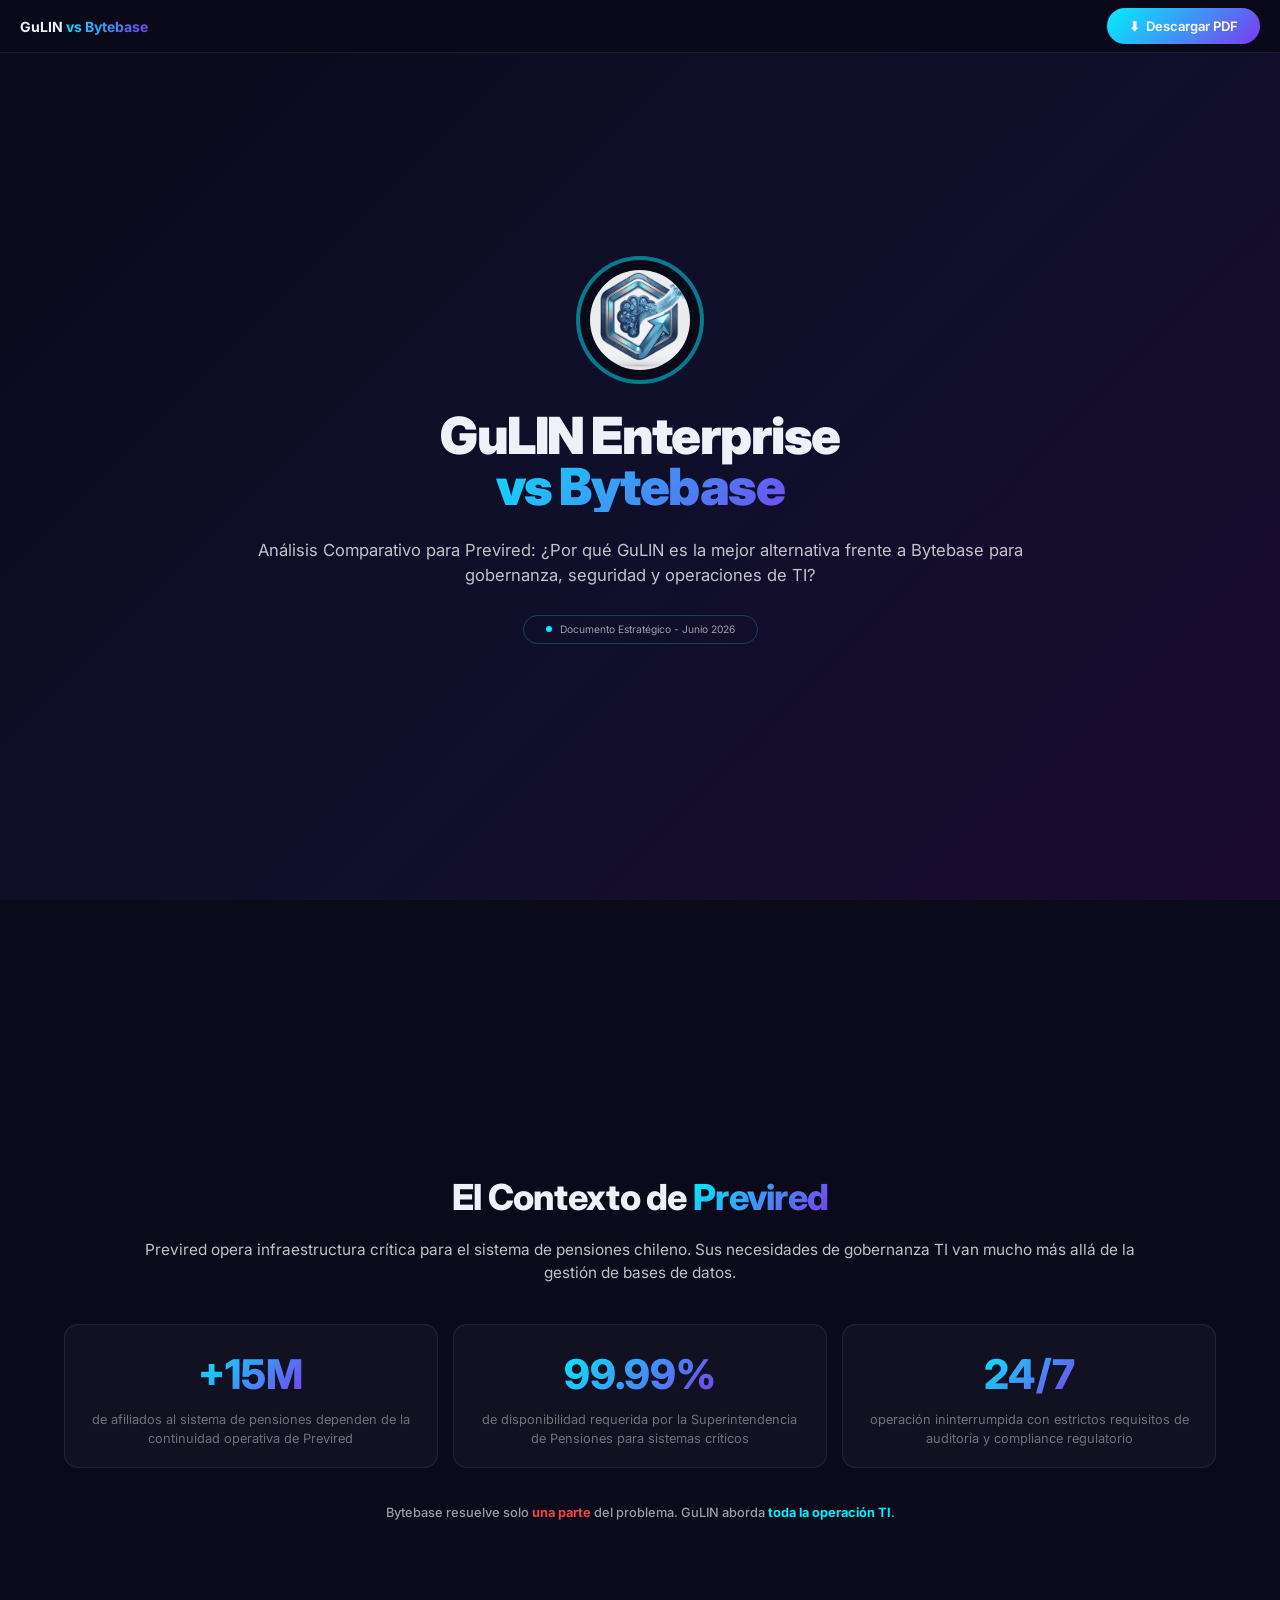
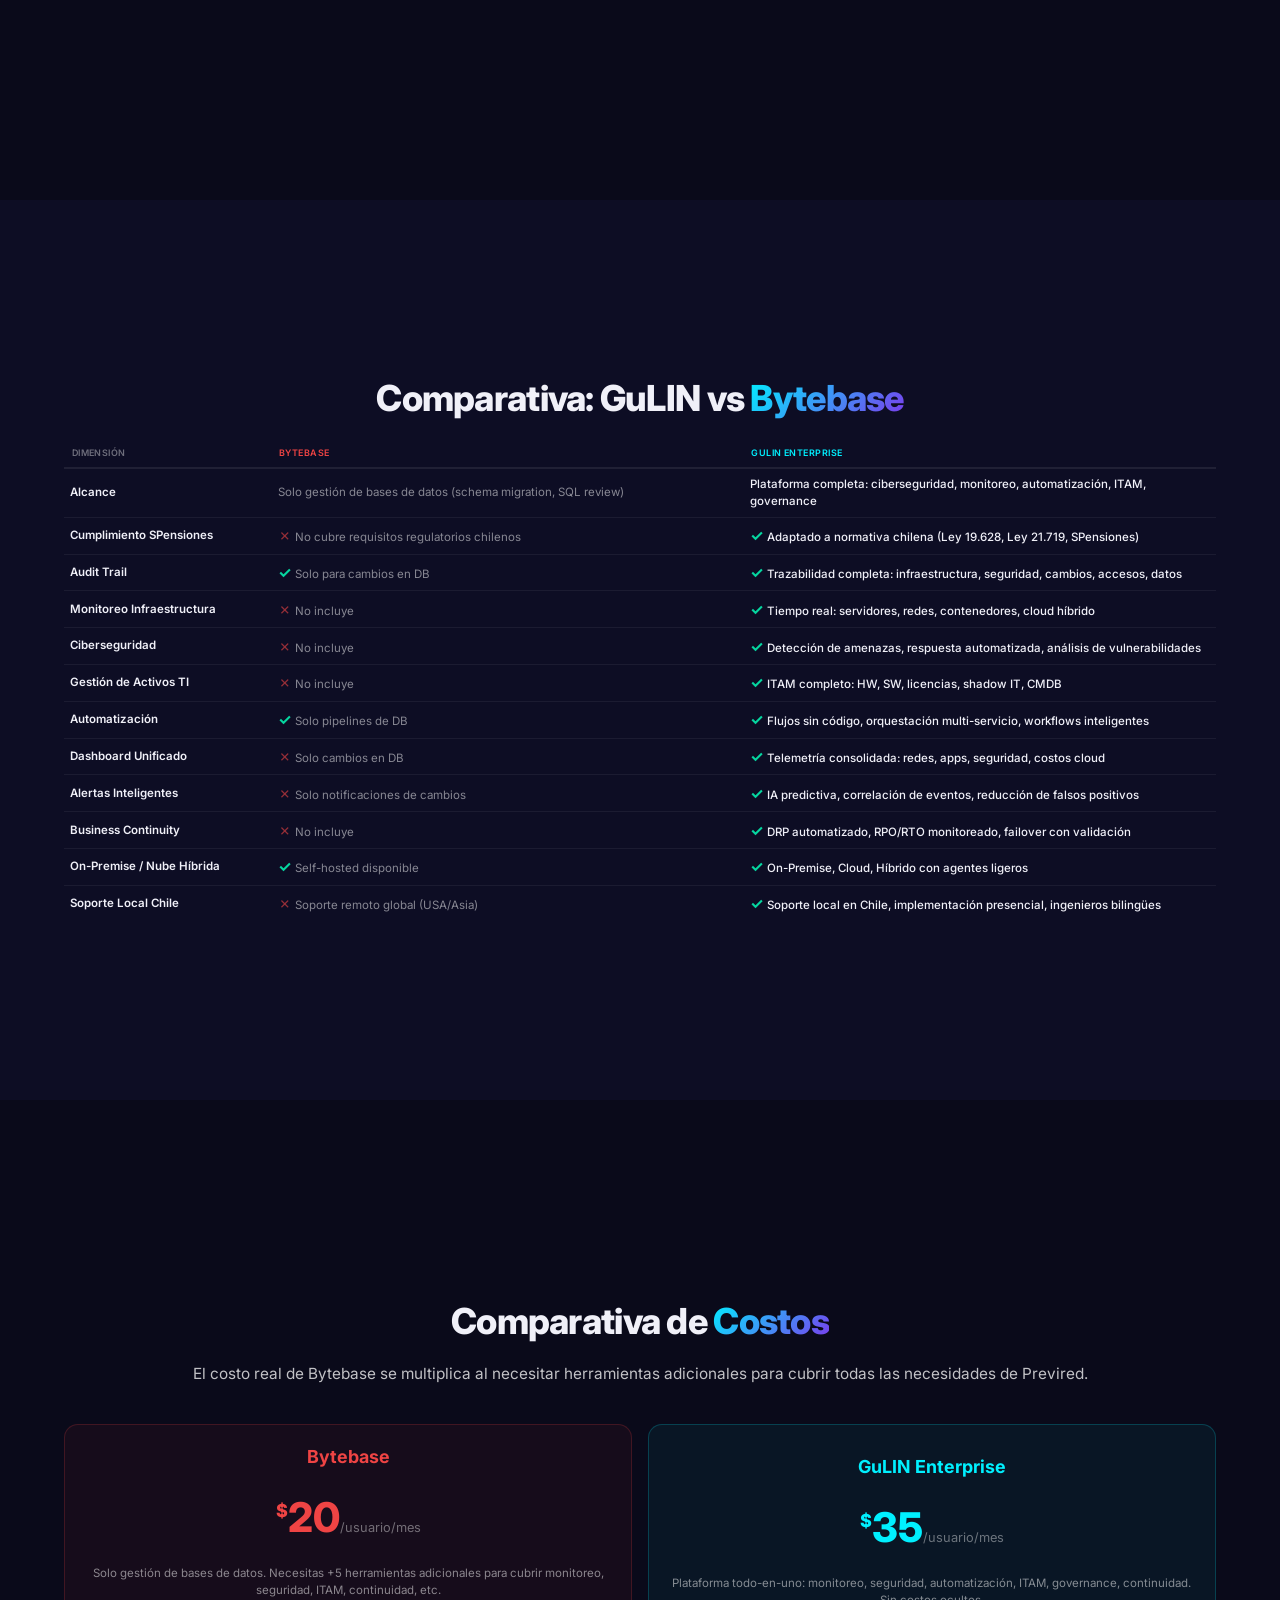
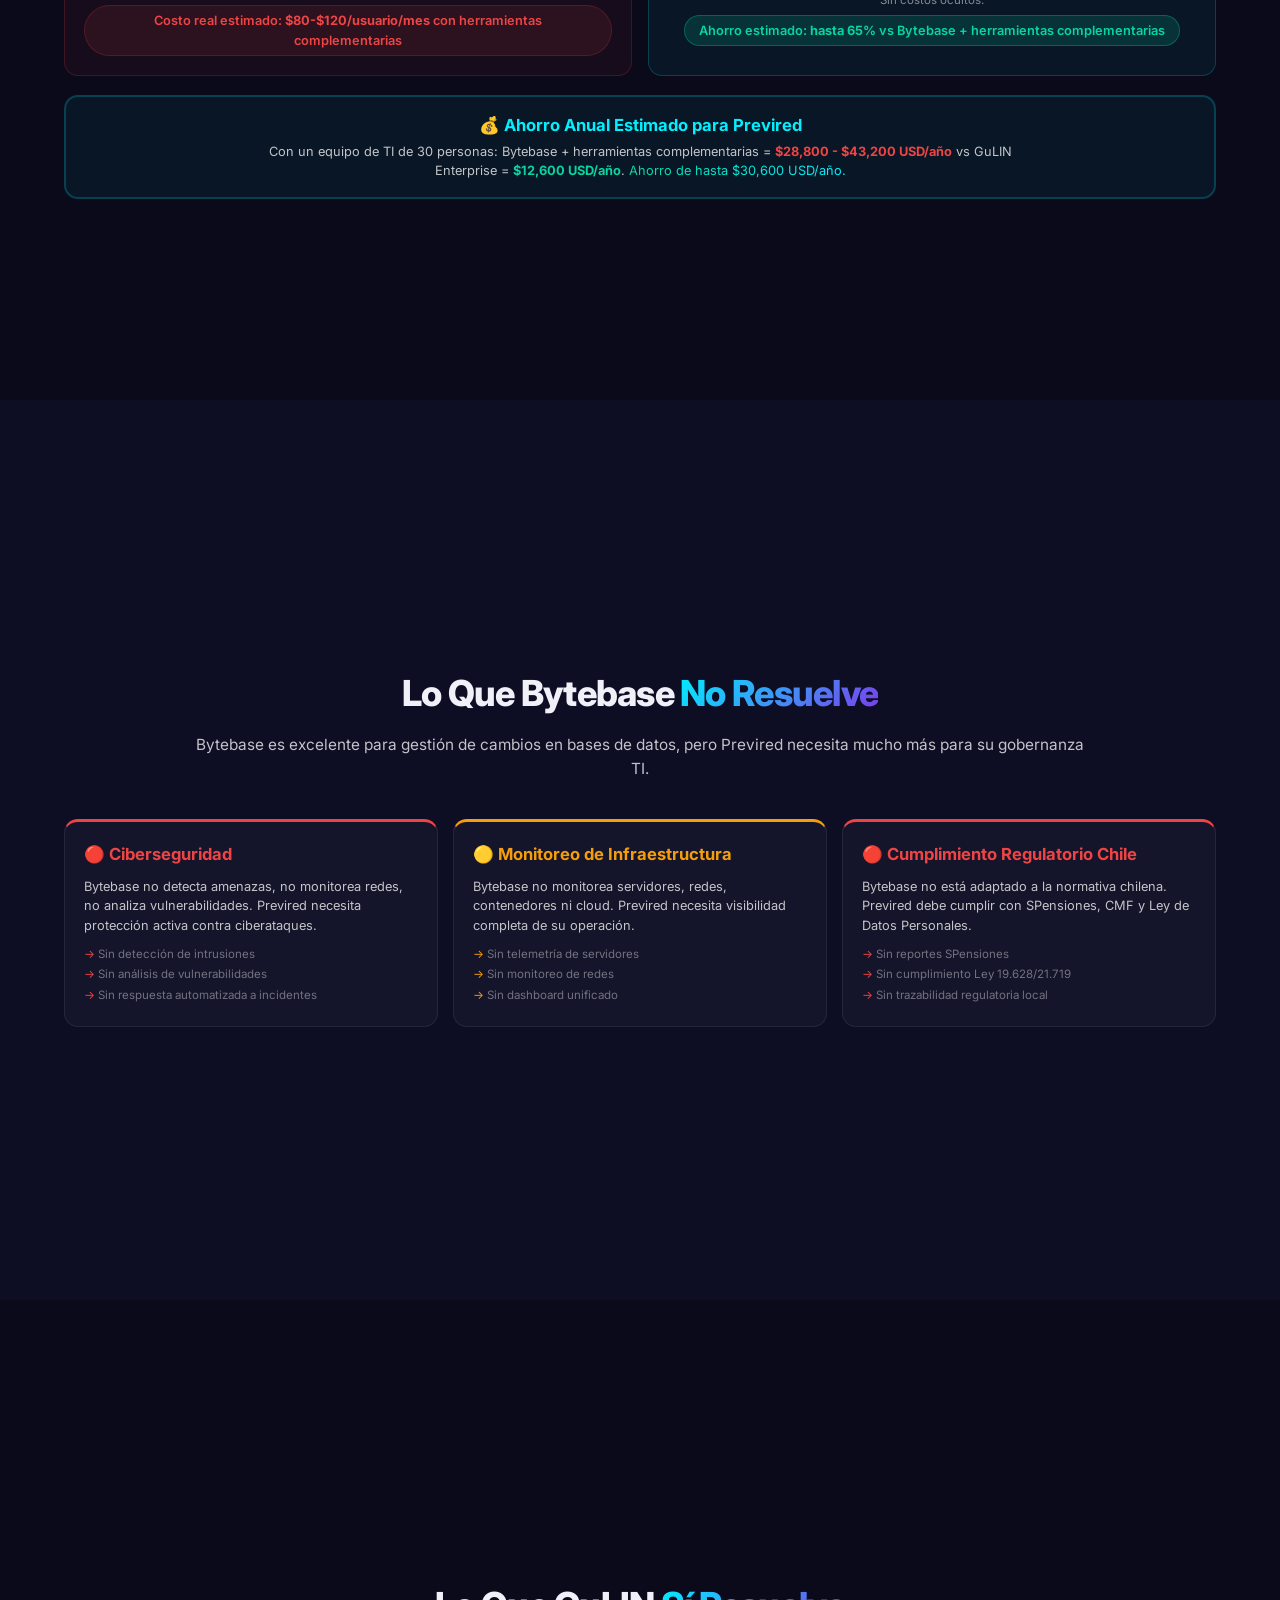
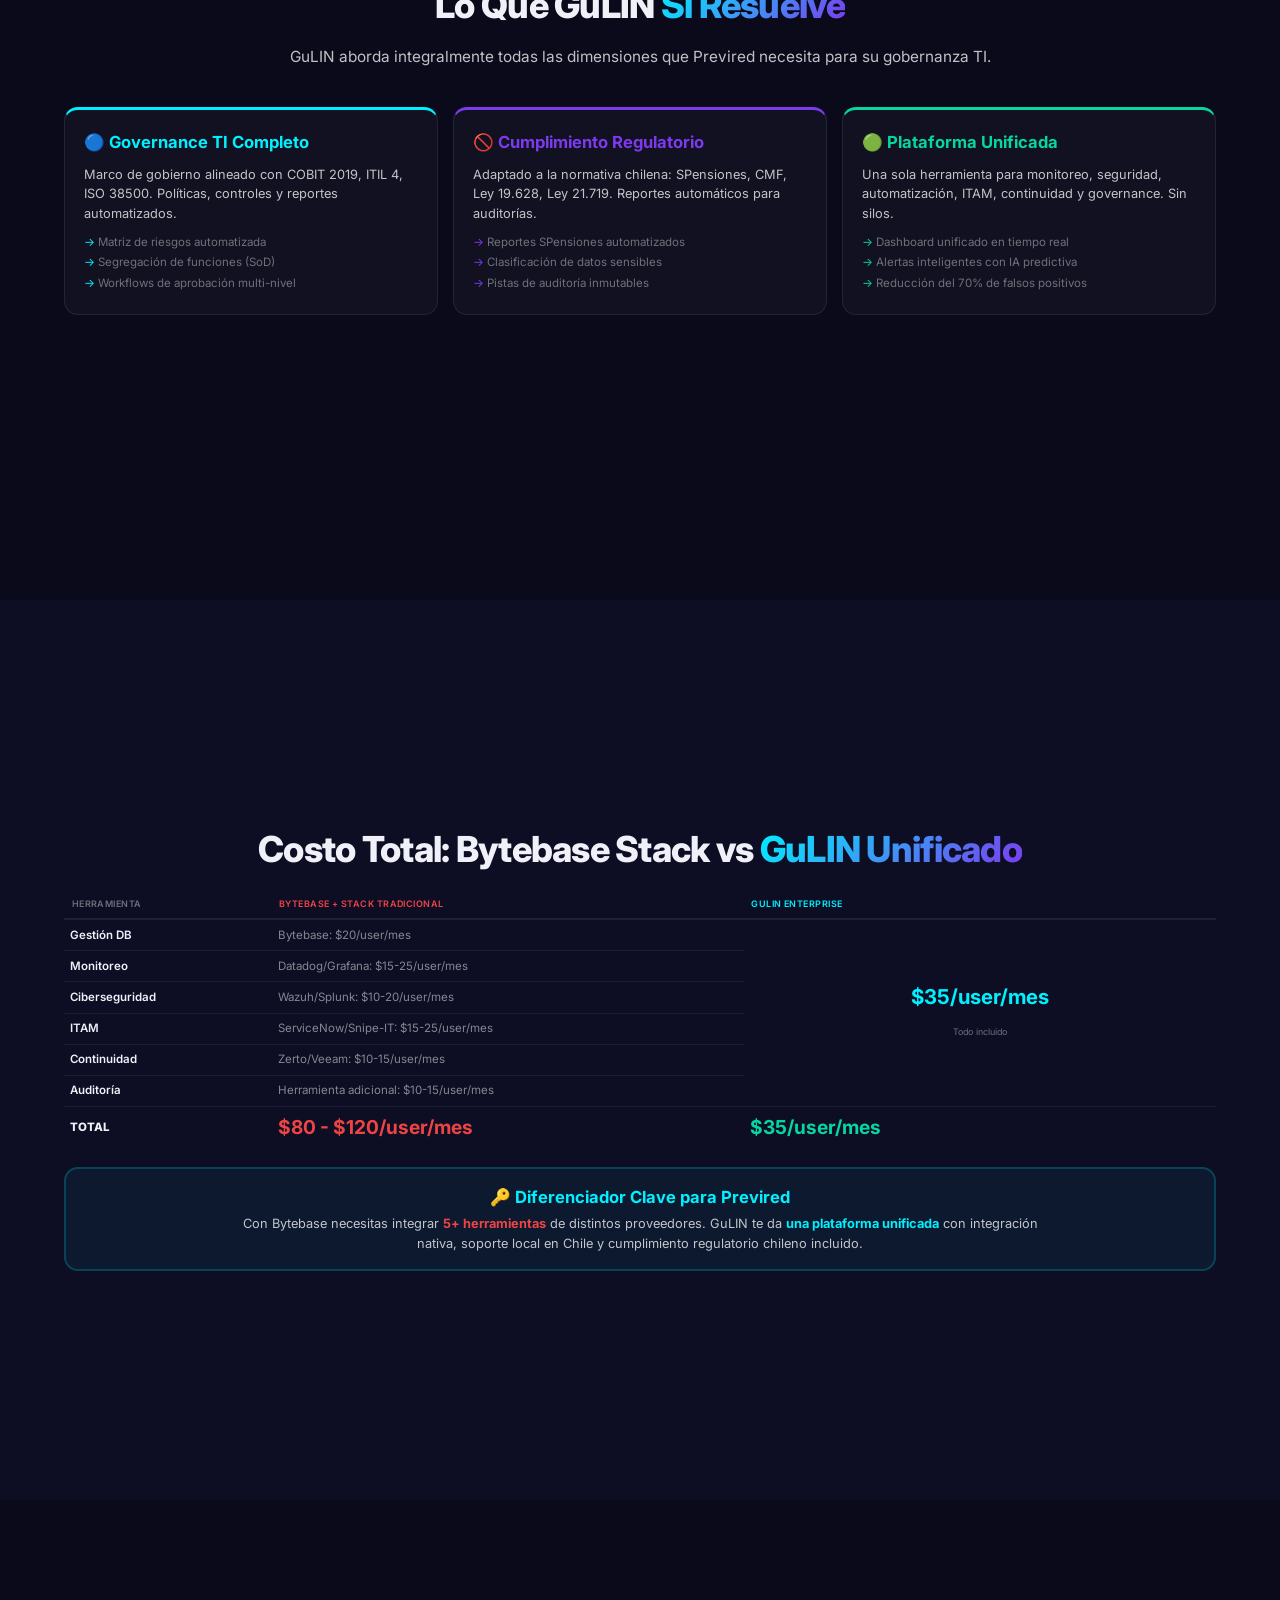
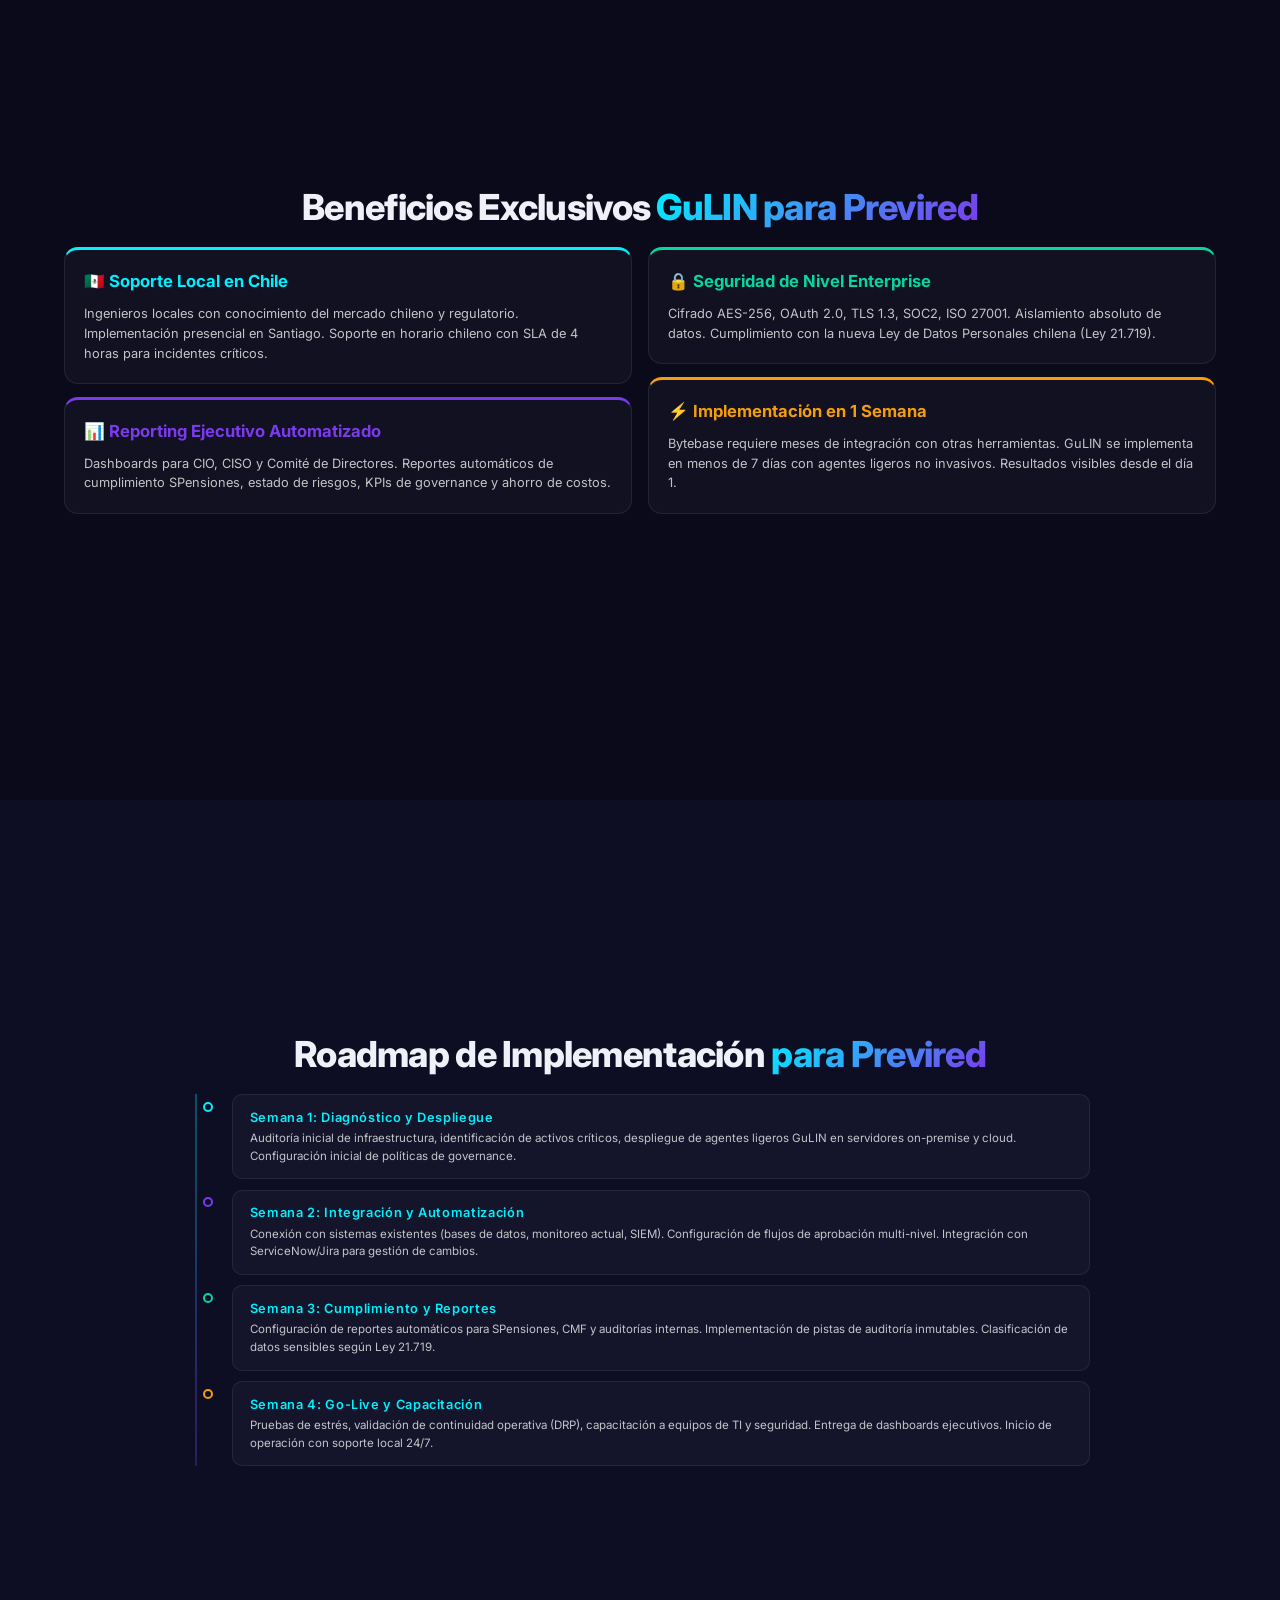
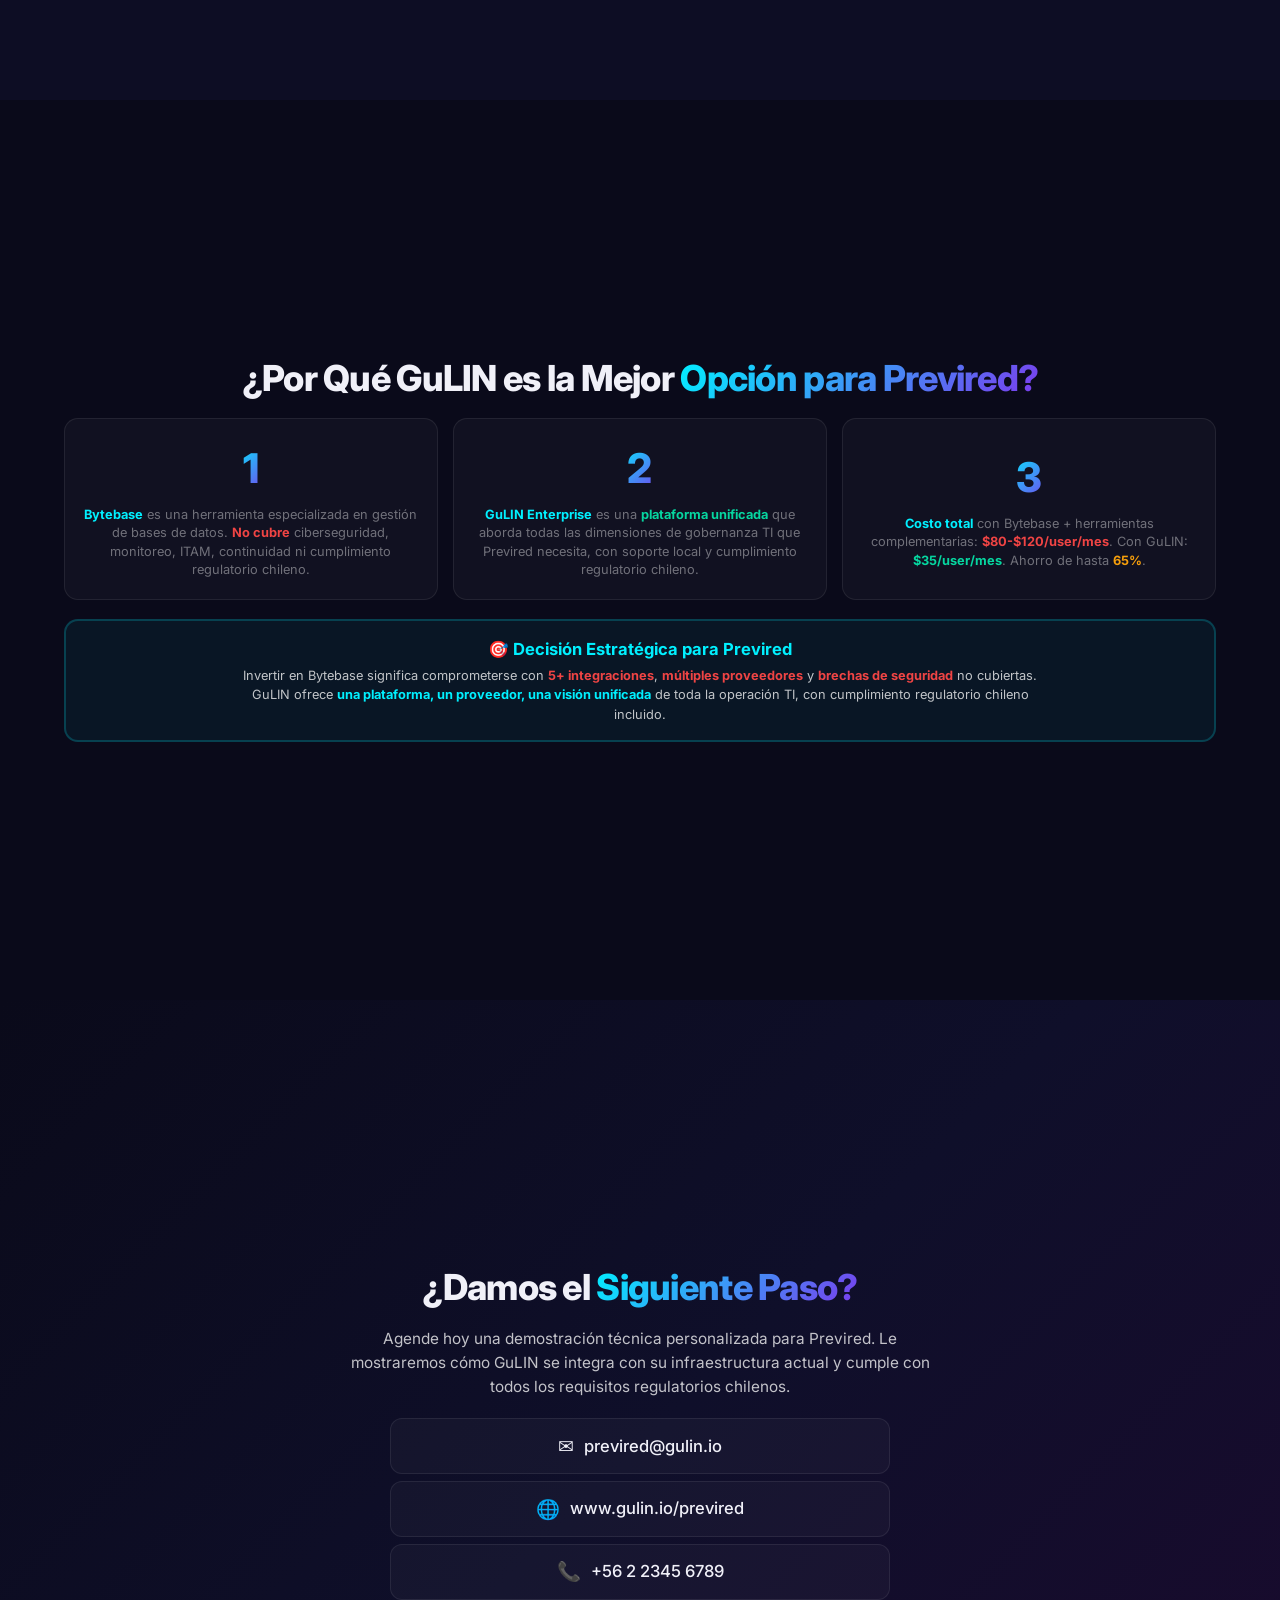
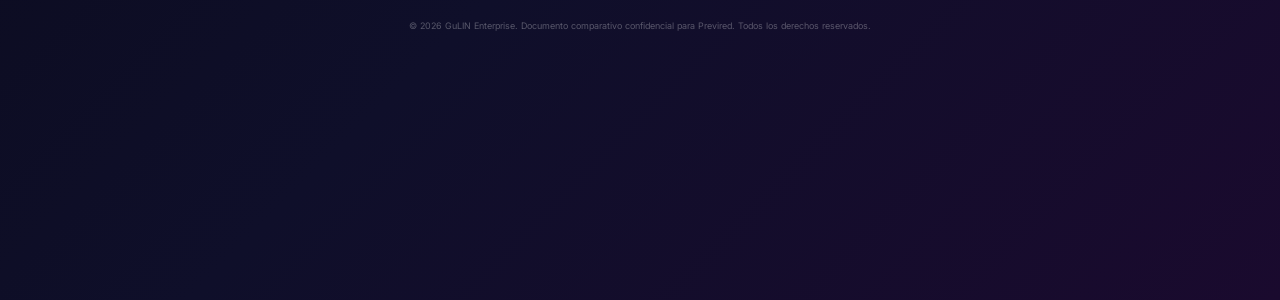
<file: brochure-previred.html>
<!DOCTYPE html>
<html lang="es">
<head>
<meta charset="UTF-8">
<meta name="viewport" content="width=device-width, initial-scale=1.0">
<title>GuLIN vs Bytebase - Solución para Previred</title>
<link rel="preconnect" href="https://fonts.googleapis.com">
<link href="https://fonts.googleapis.com/css2?family=Inter:wght@300;400;500;600;700;800;900&display=swap" rel="stylesheet">
<style>
*{margin:0;padding:0;box-sizing:border-box}
body{font-family:'Inter',sans-serif;background:#0a0a1a;color:#f0f0f8;line-height:1.5;-webkit-font-smoothing:antialiased}
.accent{background:linear-gradient(135deg,#00f0ff,#7c3aed);-webkit-background-clip:text;-webkit-text-fill-color:transparent;background-clip:text}
.accent-green{background:linear-gradient(135deg,#06d6a0,#00f0ff);-webkit-background-clip:text;-webkit-text-fill-color:transparent;background-clip:text}
.page{width:100%;height:100vh;padding:2.5% 5%;position:relative;overflow:hidden;display:flex;flex-direction:column;justify-content:center;page-break-after:always}
.page-inner{width:100%;max-width:1300px;margin:0 auto;display:flex;flex-direction:column;justify-content:center;align-items:center;height:100%;gap:clamp(10px,1.5vw,24px)}
h2{font-size:clamp(22px,2.8vw,38px);font-weight:800;line-height:1.15;letter-spacing:-0.02em;text-align:center}
h3{font-size:clamp(15px,1.5vw,20px);font-weight:700;margin-bottom:4px}
p{font-size:clamp(12px,1.2vw,16px);color:rgba(255,255,255,0.75);line-height:1.55}
.page-cover{background:linear-gradient(135deg,#0a0a1a,#0f0f2a,#1a0a2e);text-align:center;align-items:center}
.page-cover .page-inner{display:flex;flex-direction:column;align-items:center;justify-content:center;gap:clamp(14px,2vw,32px)}
.cover-logo{width:clamp(90px,10vw,150px);height:clamp(90px,10vw,150px);border-radius:50%;overflow:hidden;border:4px solid rgba(0,240,255,0.5);display:flex;align-items:center;justify-content:center;background:rgba(10,10,26,0.95);padding:10px}
.cover-logo img{width:100%;height:100%;object-fit:cover;border-radius:50%}
.cover-title .line{font-size:clamp(32px,4vw,58px);font-weight:900;letter-spacing:-0.03em;line-height:1}
.cover-subtitle{max-width:850px;font-size:clamp(13px,1.3vw,17px);text-align:center}
.cover-badge{display:inline-flex;align-items:center;gap:8px;padding:6px 22px;border:1px solid rgba(0,240,255,0.25);border-radius:50px;font-size:clamp(10px,0.8vw,12px);color:rgba(255,255,255,0.6)}
.cover-badge .dot{width:6px;height:6px;border-radius:50%;background:#00f0ff}
.page-content{background:#0a0a1a}
.page-content-alt{background:#0d0d24}
.grid-3{display:grid;grid-template-columns:repeat(3,1fr);gap:clamp(10px,1.2vw,18px);width:100%}
.grid-2{display:grid;grid-template-columns:1fr 1fr;gap:clamp(10px,1.2vw,18px);width:100%}
.card-center{text-align:center;background:rgba(255,255,255,0.03);border:1px solid rgba(255,255,255,0.08);border-radius:14px;padding:clamp(12px,1.5vw,22px);display:flex;flex-direction:column;align-items:center;justify-content:center;gap:6px}
.num-lg{font-size:clamp(26px,3.2vw,42px);font-weight:800;background:linear-gradient(135deg,#00f0ff,#7c3aed);-webkit-background-clip:text;-webkit-text-fill-color:transparent;background-clip:text}
.lbl-sm{font-size:clamp(10px,1vw,14px);color:rgba(255,255,255,0.4);line-height:1.45}
.compare-table{width:100%;border-collapse:collapse;font-size:clamp(11px,1.1vw,14px)}
.compare-table th{padding:clamp(5px,0.6vw,10px);text-align:left;font-weight:600;font-size:clamp(8px,0.7vw,11px);text-transform:uppercase;letter-spacing:0.05em;border-bottom:2px solid rgba(255,255,255,0.08)}
.compare-table th:nth-child(1){color:rgba(255,255,255,0.4);width:18%}
.compare-table th:nth-child(2){color:#ef4444;width:41%}
.compare-table th:nth-child(3){color:#00f0ff;width:41%}
.compare-table td{padding:clamp(4px,0.5vw,8px);border-bottom:1px solid rgba(255,255,255,0.06);vertical-align:middle}
.compare-table tr:last-child td{border-bottom:none}
.compare-table .at{font-weight:600;color:#f0f0f8;white-space:nowrap;font-size:clamp(9px,0.9vw,12px)}
.compare-table .lg{color:rgba(255,255,255,0.5);font-size:clamp(9px,0.9vw,12px)}
.compare-table .gl{color:#f0f0f8;font-weight:500;font-size:clamp(9px,0.9vw,12px)}
.compare-table .check{color:#06d6a0;font-weight:700;font-size:clamp(12px,1.2vw,16px)}
.compare-table .cross{color:#ef4444;opacity:0.6;font-size:clamp(12px,1.2vw,16px)}
.benefit-card{border-radius:14px;padding:clamp(12px,1.5vw,22px);background:rgba(255,255,255,0.03);border:1px solid rgba(255,255,255,0.08);border-top:3px solid var(--c,#00f0ff);display:flex;flex-direction:column;gap:6px}
.benefit-card h3{font-size:clamp(13px,1.3vw,17px);font-weight:700;color:var(--c,#00f0ff)}
.benefit-card p{font-size:clamp(10px,1vw,14px);margin:0}
.benefit-card ul{list-style:none;margin-top:4px}
.benefit-card ul li{font-size:clamp(9px,0.9vw,12px);color:rgba(255,255,255,0.4);padding-left:14px;position:relative;margin-bottom:3px}
.benefit-card ul li::before{content:'\2192';position:absolute;left:0;color:var(--c,#00f0ff)}
.cost-grid{display:grid;grid-template-columns:1fr 1fr;gap:clamp(10px,1.2vw,18px);width:100%}
.cost-card{padding:clamp(12px,1.5vw,22px);border-radius:14px;text-align:center;display:flex;flex-direction:column;align-items:center;justify-content:center;gap:6px}
.cost-card.bytebase{background:rgba(239,68,68,0.05);border:1px solid rgba(239,68,68,0.2)}
.cost-card.gulin{background:rgba(0,240,255,0.05);border:1px solid rgba(0,240,255,0.2)}
.cost-card .name{font-size:clamp(14px,1.4vw,18px);font-weight:700}
.cost-card .price{font-size:clamp(26px,3.2vw,42px);font-weight:800;margin:clamp(6px,0.8vw,14px) 0}
.cost-card .price .currency{font-size:clamp(12px,1.4vw,18px);vertical-align:super}
.cost-card .price .period{font-size:clamp(10px,1vw,14px);font-weight:400;color:rgba(255,255,255,0.4)}
.cost-card .desc{font-size:clamp(9px,0.9vw,12px);color:rgba(255,255,255,0.5)}
.cost-card .savings{display:inline-block;padding:5px 14px;border-radius:50px;font-size:clamp(10px,1vw,13px);font-weight:600}
.cost-card .savings.big{background:rgba(6,214,160,0.15);color:#06d6a0;border:1px solid rgba(6,214,160,0.3)}
.timeline{position:relative;display:flex;flex-direction:column;gap:clamp(6px,0.8vw,12px);padding-left:clamp(12px,1.8vw,24px);max-width:900px;width:100%}
.timeline::before{content:'';position:absolute;left:clamp(3px,0.4vw,6px);top:0;bottom:0;width:2px;background:linear-gradient(180deg,#00f0ff,#7c3aed);opacity:0.3}
.timeline-item{position:relative;padding-left:clamp(10px,1.5vw,20px)}
.timeline-item .dot{position:absolute;left:clamp(-10px,-1.5vw,-16px);top:clamp(4px,0.6vw,10px);width:clamp(6px,0.8vw,10px);height:clamp(6px,0.8vw,10px);border-radius:50%;border:2px solid #00f0ff;background:#0d0d24}
.timeline-item:nth-child(1) .dot{border-color:#00f0ff}
.timeline-item:nth-child(2) .dot{border-color:#7c3aed}
.timeline-item:nth-child(3) .dot{border-color:#06d6a0}
.timeline-item:nth-child(4) .dot{border-color:#f59e0b}
.timeline-item .content{padding:clamp(8px,1vw,16px) clamp(10px,1.3vw,20px);background:rgba(255,255,255,0.03);border:1px solid rgba(255,255,255,0.08);border-radius:10px}
.timeline-item .label{font-size:clamp(10px,1vw,14px);font-weight:600;color:#00f0ff;margin-bottom:3px;letter-spacing:0.05em}
.timeline-item p{font-size:clamp(9px,0.9vw,12px)}
.highlight-box{padding:clamp(10px,1.2vw,18px);background:rgba(0,240,255,0.05);border:2px solid rgba(0,240,255,0.2);border-radius:14px;text-align:center;width:100%}
.highlight-box h3{color:#00f0ff;margin-bottom:4px;font-size:clamp(13px,1.3vw,17px)}
.highlight-box p{font-size:clamp(10px,1vw,14px);max-width:800px;margin:0 auto}
.page-contact{background:linear-gradient(135deg,#0a0a1a,#0f0f2a,#1a0a2e);text-align:center;align-items:center}
.page-contact .page-inner{display:flex;flex-direction:column;align-items:center;justify-content:center;gap:clamp(10px,1.5vw,22px)}
.contact-items{display:flex;flex-direction:column;gap:clamp(4px,0.5vw,8px);width:100%;max-width:500px}
.contact-item{display:flex;align-items:center;justify-content:center;gap:10px;padding:clamp(8px,1vw,14px) clamp(10px,1.3vw,18px);background:rgba(255,255,255,0.03);border:1px solid rgba(255,255,255,0.08);border-radius:12px}
.contact-item a{color:#f0f0f8;text-decoration:none;font-size:clamp(13px,1.3vw,17px);font-weight:500}
.contact-item .ic{font-size:clamp(14px,1.5vw,20px)}
.footer-text{font-size:clamp(8px,0.7vw,10px);color:rgba(255,255,255,0.3)}
.download-bar{position:fixed;top:0;left:0;right:0;z-index:1000;background:rgba(10,10,26,0.95);backdrop-filter:blur(12px);border-bottom:1px solid rgba(255,255,255,0.08);padding:8px 20px;display:flex;justify-content:space-between;align-items:center}
.download-bar .brand{font-weight:700;font-size:14px}
.download-bar .brand span{background:linear-gradient(135deg,#00f0ff,#7c3aed);-webkit-background-clip:text;-webkit-text-fill-color:transparent;background-clip:text}
.download-btn{display:inline-flex;align-items:center;gap:6px;padding:10px 22px;background:linear-gradient(135deg,#00f0ff,#7c3aed);color:#fff;border:none;border-radius:50px;font-size:13px;font-weight:600;cursor:pointer;font-family:'Inter',sans-serif;transition:all 0.3s}
.download-btn:hover{transform:translateY(-2px);box-shadow:0 8px 30px rgba(0,240,255,0.3)}
.intro-text{text-align:center;max-width:950px;font-size:clamp(12px,1.1vw,15px)}
.sub-note{text-align:center;font-weight:500;color:rgba(255,255,255,0.6);font-size:clamp(12px,1vw,15px)}
@media print{.download-bar{display:none!important}body{background:#0a0a1a}.page{margin:0;padding:2% 3.5%;width:100%;height:100vh;page-break-after:always;-webkit-print-color-adjust:exact;print-color-adjust:exact}@page{size:landscape;margin:0}}
@media(max-width:768px){.page{padding:3% 3%;height:auto;min-height:100vh}.grid-3,.grid-2,.cost-grid{grid-template-columns:1fr}.cover-title .line{font-size:26px}.download-bar{flex-direction:column;gap:6px;padding:6px 10px}}
</style>
</head>
<body>
<div class="download-bar">
<div class="brand">GuLIN <span>vs Bytebase</span></div>
<button class="download-btn" onclick="window.print()"><span>&#11015;</span> Descargar PDF</button>
</div>

<!-- SLIDE 1: PORTADA -->
<div class="page page-cover">
<div class="page-inner">
<div class="cover-logo"><img src="GULIN_LOGO_4.jpeg" alt="GuLIN"></div>
<div class="cover-title"><div class="line">GuLIN Enterprise</div><div class="line accent">vs Bytebase</div></div>
<p class="cover-subtitle">An&aacute;lisis Comparativo para Previred: &iquest;Por qu&eacute; GuLIN es la mejor alternativa frente a Bytebase para gobernanza, seguridad y operaciones de TI?</p>
<div class="cover-badge"><span class="dot"></span><span>Documento Estrat&eacute;gico - Junio 2026</span></div>
</div></div>

<!-- SLIDE 2: CONTEXTO PREVIRED -->
<div class="page page-content">
<div class="page-inner">
<h2>El Contexto de <span class="accent">Previred</span></h2>
<p style="text-align:center;max-width:1000px;margin:0 auto clamp(12px,1.5vw,22px)">Previred opera infraestructura cr&iacute;tica para el sistema de pensiones chileno. Sus necesidades de gobernanza TI van mucho m&aacute;s all&aacute; de la gesti&oacute;n de bases de datos.</p>
<div class="grid-3">
<div class="card-center"><div class="num-lg">+15M</div><div class="lbl-sm">de afiliados al sistema de pensiones dependen de la continuidad operativa de Previred</div></div>
<div class="card-center"><div class="num-lg">99.99%</div><div class="lbl-sm">de disponibilidad requerida por la Superintendencia de Pensiones para sistemas cr&iacute;ticos</div></div>
<div class="card-center"><div class="num-lg">24/7</div><div class="lbl-sm">operaci&oacute;n ininterrumpida con estrictos requisitos de auditor&iacute;a y compliance regulatorio</div></div>
</div>
<p style="text-align:center;margin-top:clamp(10px,1.2vw,18px);font-weight:500;color:rgba(255,255,255,0.6);font-size:clamp(11px,1vw,14px)">Bytebase resuelve solo <strong style="color:#ef4444">una parte</strong> del problema. GuLIN aborda <strong style="color:#00f0ff">toda la operaci&oacute;n TI</strong>.</p>
</div></div>

<!-- SLIDE 3: COMPARATIVA DETALLADA -->
<div class="page page-content-alt">
<div class="page-inner">
<h2>Comparativa: GuLIN vs <span class="accent">Bytebase</span></h2>
<table class="compare-table">
<thead><tr><th>Dimensi&oacute;n</th><th>Bytebase</th><th>GuLIN Enterprise</th></tr></thead>
<tbody>
<tr><td class="at">Alcance</td><td class="lg">Solo gesti&oacute;n de bases de datos (schema migration, SQL review)</td><td class="gl">Plataforma completa: ciberseguridad, monitoreo, automatizaci&oacute;n, ITAM, governance</td></tr>
<tr><td class="at">Cumplimiento SPensiones</td><td class="lg"><span class="cross">&#10007;</span> No cubre requisitos regulatorios chilenos</td><td class="gl"><span class="check">&#10003;</span> Adaptado a normativa chilena (Ley 19.628, Ley 21.719, SPensiones)</td></tr>
<tr><td class="at">Audit Trail</td><td class="lg"><span class="check">&#10003;</span> Solo para cambios en DB</td><td class="gl"><span class="check">&#10003;</span> Trazabilidad completa: infraestructura, seguridad, cambios, accesos, datos</td></tr>
<tr><td class="at">Monitoreo Infraestructura</td><td class="lg"><span class="cross">&#10007;</span> No incluye</td><td class="gl"><span class="check">&#10003;</span> Tiempo real: servidores, redes, contenedores, cloud h&iacute;brido</td></tr>
<tr><td class="at">Ciberseguridad</td><td class="lg"><span class="cross">&#10007;</span> No incluye</td><td class="gl"><span class="check">&#10003;</span> Detecci&oacute;n de amenazas, respuesta automatizada, an&aacute;lisis de vulnerabilidades</td></tr>
<tr><td class="at">Gesti&oacute;n de Activos TI</td><td class="lg"><span class="cross">&#10007;</span> No incluye</td><td class="gl"><span class="check">&#10003;</span> ITAM completo: HW, SW, licencias, shadow IT, CMDB</td></tr>
<tr><td class="at">Automatizaci&oacute;n</td><td class="lg"><span class="check">&#10003;</span> Solo pipelines de DB</td><td class="gl"><span class="check">&#10003;</span> Flujos sin c&oacute;digo, orquestaci&oacute;n multi-servicio, workflows inteligentes</td></tr>
<tr><td class="at">Dashboard Unificado</td><td class="lg"><span class="cross">&#10007;</span> Solo cambios en DB</td><td class="gl"><span class="check">&#10003;</span> Telemetr&iacute;a consolidada: redes, apps, seguridad, costos cloud</td></tr>
<tr><td class="at">Alertas Inteligentes</td><td class="lg"><span class="cross">&#10007;</span> Solo notificaciones de cambios</td><td class="gl"><span class="check">&#10003;</span> IA predictiva, correlaci&oacute;n de eventos, reducci&oacute;n de falsos positivos</td></tr>
<tr><td class="at">Business Continuity</td><td class="lg"><span class="cross">&#10007;</span> No incluye</td><td class="gl"><span class="check">&#10003;</span> DRP automatizado, RPO/RTO monitoreado, failover con validaci&oacute;n</td></tr>
<tr><td class="at">On-Premise / Nube H&iacute;brida</td><td class="lg"><span class="check">&#10003;</span> Self-hosted disponible</td><td class="gl"><span class="check">&#10003;</span> On-Premise, Cloud, H&iacute;brido con agentes ligeros</td></tr>
<tr><td class="at">Soporte Local Chile</td><td class="lg"><span class="cross">&#10007;</span> Soporte remoto global (USA/Asia)</td><td class="gl"><span class="check">&#10003;</span> Soporte local en Chile, implementaci&oacute;n presencial, ingenieros biling&uuml;es</td></tr>
</tbody>
</table>
</div></div>

<!-- SLIDE 4: COSTOS -->
<div class="page page-content">
<div class="page-inner">
<h2>Comparativa de <span class="accent">Costos</span></h2>
<p style="text-align:center;max-width:900px;margin:0 auto clamp(12px,1.5vw,22px)">El costo real de Bytebase se multiplica al necesitar herramientas adicionales para cubrir todas las necesidades de Previred.</p>
<div class="cost-grid">
<div class="cost-card bytebase">
<div class="name" style="color:#ef4444">Bytebase</div>
<div class="price" style="color:#ef4444"><span class="currency">$</span>20<span class="period">/usuario/mes</span></div>
<div class="desc">Solo gesti&oacute;n de bases de datos. Necesitas +5 herramientas adicionales para cubrir monitoreo, seguridad, ITAM, continuidad, etc.</div>
<div class="savings" style="background:rgba(239,68,68,0.1);color:#ef4444;border:1px solid rgba(239,68,68,0.2)">
Costo real estimado: <strong>$80-$120/usuario/mes</strong> con herramientas complementarias
</div>
</div>
<div class="cost-card gulin">
<div class="name" style="color:#00f0ff">GuLIN Enterprise</div>
<div class="price" style="color:#00f0ff"><span class="currency">$</span>35<span class="period">/usuario/mes</span></div>
<div class="desc">Plataforma todo-en-uno: monitoreo, seguridad, automatizaci&oacute;n, ITAM, governance, continuidad. Sin costos ocultos.</div>
<div class="savings big">
Ahorro estimado: <strong>hasta 65%</strong> vs Bytebase + herramientas complementarias
</div>
</div>
</div>
<div class="highlight-box">
<h3>&#128176; Ahorro Anual Estimado para Previred</h3>
<p>Con un equipo de TI de 30 personas: Bytebase + herramientas complementarias = <strong style="color:#ef4444">$28,800 - $43,200 USD/a&ntilde;o</strong> vs GuLIN Enterprise = <strong style="color:#06d6a0">$12,600 USD/a&ntilde;o</strong>. <span class="accent-green">Ahorro de hasta $30,600 USD/a&ntilde;o.</span></p>
</div>
</div></div>

<!-- SLIDE 5: LO QUE BYTEBASE NO RESUELVE -->
<div class="page page-content-alt">
<div class="page-inner">
<h2>Lo Que Bytebase <span class="accent">No Resuelve</span></h2>
<p style="text-align:center;max-width:900px;margin:0 auto clamp(12px,1.5vw,22px)">Bytebase es excelente para gesti&oacute;n de cambios en bases de datos, pero Previred necesita mucho m&aacute;s para su gobernanza TI.</p>
<div class="grid-3">
<div class="benefit-card" style="--c:#ef4444">
<h3>&#128308; Ciberseguridad</h3>
<p>Bytebase no detecta amenazas, no monitorea redes, no analiza vulnerabilidades. Previred necesita protecci&oacute;n activa contra ciberataques.</p>
<ul><li>Sin detecci&oacute;n de intrusiones</li><li>Sin an&aacute;lisis de vulnerabilidades</li><li>Sin respuesta automatizada a incidentes</li></ul>
</div>
<div class="benefit-card" style="--c:#f59e0b">
<h3>&#128993; Monitoreo de Infraestructura</h3>
<p>Bytebase no monitorea servidores, redes, contenedores ni cloud. Previred necesita visibilidad completa de su operaci&oacute;n.</p>
<ul><li>Sin telemetr&iacute;a de servidores</li><li>Sin monitoreo de redes</li><li>Sin dashboard unificado</li></ul>
</div>
<div class="benefit-card" style="--c:#ef4444">
<h3>&#128308; Cumplimiento Regulatorio Chile</h3>
<p>Bytebase no est&aacute; adaptado a la normativa chilena. Previred debe cumplir con SPensiones, CMF y Ley de Datos Personales.</p>
<ul><li>Sin reportes SPensiones</li><li>Sin cumplimiento Ley 19.628/21.719</li><li>Sin trazabilidad regulatoria local</li></ul>
</div>
</div>
</div></div>

<!-- SLIDE 6: LO QUE GuLIN S&Iacute; RESUELVE -->
<div class="page page-content">
<div class="page-inner">
<h2>Lo Que GuLIN <span class="accent">S&iacute; Resuelve</span></h2>
<p style="text-align:center;max-width:900px;margin:0 auto clamp(12px,1.5vw,22px)">GuLIN aborda integralmente todas las dimensiones que Previred necesita para su gobernanza TI.</p>
<div class="grid-3">
<div class="benefit-card" style="--c:#00f0ff">
<h3>&#128309; Governance TI Completo</h3>
<p>Marco de gobierno alineado con COBIT 2019, ITIL 4, ISO 38500. Pol&iacute;ticas, controles y reportes automatizados.</p>
<ul><li>Matriz de riesgos automatizada</li><li>Segregaci&oacute;n de funciones (SoD)</li><li>Workflows de aprobaci&oacute;n multi-nivel</li></ul>
</div>
<div class="benefit-card" style="--c:#7c3aed">
<h3>&#128683; Cumplimiento Regulatorio</h3>
<p>Adaptado a la normativa chilena: SPensiones, CMF, Ley 19.628, Ley 21.719. Reportes autom&aacute;ticos para auditor&iacute;as.</p>
<ul><li>Reportes SPensiones automatizados</li><li>Clasificaci&oacute;n de datos sensibles</li><li>Pistas de auditor&iacute;a inmutables</li></ul>
</div>
<div class="benefit-card" style="--c:#06d6a0">
<h3>&#128994; Plataforma Unificada</h3>
<p>Una sola herramienta para monitoreo, seguridad, automatizaci&oacute;n, ITAM, continuidad y governance. Sin silos.</p>
<ul><li>Dashboard unificado en tiempo real</li><li>Alertas inteligentes con IA predictiva</li><li>Reducci&oacute;n del 70% de falsos positivos</li></ul>
</div>
</div>
</div></div>

<!-- SLIDE 7: COSTO TOTAL STACK -->
<div class="page page-content-alt">
<div class="page-inner">
<h2>Costo Total: Bytebase Stack vs <span class="accent">GuLIN Unificado</span></h2>
<table class="compare-table">
<thead><tr><th>Herramienta</th><th>Bytebase + Stack Tradicional</th><th>GuLIN Enterprise</th></tr></thead>
<tbody>
<tr><td class="at">Gesti&oacute;n DB</td><td class="lg">Bytebase: $20/user/mes</td><td class="gl" rowspan="6" style="vertical-align:middle;text-align:center;font-size:clamp(14px,1.6vw,22px);color:#00f0ff;font-weight:700">$35/user/mes<br><span style="font-size:clamp(8px,0.7vw,11px);color:rgba(255,255,255,0.4);font-weight:400">Todo incluido</span></td></tr>
<tr><td class="at">Monitoreo</td><td class="lg">Datadog/Grafana: $15-25/user/mes</td></tr>
<tr><td class="at">Ciberseguridad</td><td class="lg">Wazuh/Splunk: $10-20/user/mes</td></tr>
<tr><td class="at">ITAM</td><td class="lg">ServiceNow/Snipe-IT: $15-25/user/mes</td></tr>
<tr><td class="at">Continuidad</td><td class="lg">Zerto/Veeam: $10-15/user/mes</td></tr>
<tr><td class="at">Auditor&iacute;a</td><td class="lg">Herramienta adicional: $10-15/user/mes</td></tr>
<tr><td class="at" style="font-weight:800;color:#f0f0f8">TOTAL</td><td class="lg" style="font-weight:700;color:#ef4444;font-size:clamp(13px,1.5vw,20px)">$80 - $120/user/mes</td><td class="gl" style="font-weight:700;color:#06d6a0;font-size:clamp(13px,1.5vw,20px)">$35/user/mes</td></tr>
</tbody>
</table>
<div class="highlight-box">
<h3>&#128273; Diferenciador Clave para Previred</h3>
<p>Con Bytebase necesitas integrar <strong style="color:#ef4444">5+ herramientas</strong> de distintos proveedores. GuLIN te da <strong style="color:#00f0ff">una plataforma unificada</strong> con integraci&oacute;n nativa, soporte local en Chile y cumplimiento regulatorio chileno incluido.</p>
</div>
</div></div>

<!-- SLIDE 8: BENEFICIOS EXCLUSIVOS -->
<div class="page page-content">
<div class="page-inner">
<h2>Beneficios Exclusivos <span class="accent">GuLIN para Previred</span></h2>
<div class="grid-2">
<div>
<div class="benefit-card" style="--c:#00f0ff;margin-bottom:clamp(8px,1vw,14px)">
<h3>&#127474;&#127485; Soporte Local en Chile</h3>
<p>Ingenieros locales con conocimiento del mercado chileno y regulatorio. Implementaci&oacute;n presencial en Santiago. Soporte en horario chileno con SLA de 4 horas para incidentes cr&iacute;ticos.</p>
</div>
<div class="benefit-card" style="--c:#7c3aed">
<h3>&#128202; Reporting Ejecutivo Automatizado</h3>
<p>Dashboards para CIO, CISO y Comit&eacute; de Directores. Reportes autom&aacute;ticos de cumplimiento SPensiones, estado de riesgos, KPIs de governance y ahorro de costos.</p>
</div>
</div>
<div>
<div class="benefit-card" style="--c:#06d6a0;margin-bottom:clamp(8px,1vw,14px)">
<h3>&#128274; Seguridad de Nivel Enterprise</h3>
<p>Cifrado AES-256, OAuth 2.0, TLS 1.3, SOC2, ISO 27001. Aislamiento absoluto de datos. Cumplimiento con la nueva Ley de Datos Personales chilena (Ley 21.719).</p>
</div>
<div class="benefit-card" style="--c:#f59e0b">
<h3>&#9889; Implementaci&oacute;n en 1 Semana</h3>
<p>Bytebase requiere meses de integraci&oacute;n con otras herramientas. GuLIN se implementa en menos de 7 d&iacute;as con agentes ligeros no invasivos. Resultados visibles desde el d&iacute;a 1.</p>
</div>
</div>
</div>
</div></div>

<!-- SLIDE 9: ROADMAP -->
<div class="page page-content-alt">
<div class="page-inner">
<h2>Roadmap de Implementaci&oacute;n <span class="accent">para Previred</span></h2>
<div class="timeline">
<div class="timeline-item"><div class="dot"></div><div class="content"><div class="label">Semana 1: Diagn&oacute;stico y Despliegue</div><p>Auditor&iacute;a inicial de infraestructura, identificaci&oacute;n de activos cr&iacute;ticos, despliegue de agentes ligeros GuLIN en servidores on-premise y cloud. Configuraci&oacute;n inicial de pol&iacute;ticas de governance.</p></div></div>
<div class="timeline-item"><div class="dot"></div><div class="content"><div class="label">Semana 2: Integraci&oacute;n y Automatizaci&oacute;n</div><p>Conexi&oacute;n con sistemas existentes (bases de datos, monitoreo actual, SIEM). Configuraci&oacute;n de flujos de aprobaci&oacute;n multi-nivel. Integraci&oacute;n con ServiceNow/Jira para gesti&oacute;n de cambios.</p></div></div>
<div class="timeline-item"><div class="dot"></div><div class="content"><div class="label">Semana 3: Cumplimiento y Reportes</div><p>Configuraci&oacute;n de reportes autom&aacute;ticos para SPensiones, CMF y auditor&iacute;as internas. Implementaci&oacute;n de pistas de auditor&iacute;a inmutables. Clasificaci&oacute;n de datos sensibles seg&uacute;n Ley 21.719.</p></div></div>
<div class="timeline-item"><div class="dot"></div><div class="content"><div class="label">Semana 4: Go-Live y Capacitaci&oacute;n</div><p>Pruebas de estr&eacute;s, validaci&oacute;n de continuidad operativa (DRP), capacitaci&oacute;n a equipos de TI y seguridad. Entrega de dashboards ejecutivos. Inicio de operaci&oacute;n con soporte local 24/7.</p></div></div>
</div>
</div></div>

<!-- SLIDE 10: CONCLUSION -->
<div class="page page-content">
<div class="page-inner">
<h2>&iquest;Por Qu&eacute; GuLIN es la Mejor <span class="accent">Opci&oacute;n para Previred?</span></h2>
<div class="grid-3">
<div class="card-center"><div class="num-lg">1</div><div class="lbl-sm"><strong style="color:#00f0ff">Bytebase</strong> es una herramienta especializada en gesti&oacute;n de bases de datos. <strong style="color:#ef4444">No cubre</strong> ciberseguridad, monitoreo, ITAM, continuidad ni cumplimiento regulatorio chileno.</div></div>
<div class="card-center"><div class="num-lg">2</div><div class="lbl-sm"><strong style="color:#00f0ff">GuLIN Enterprise</strong> es una <strong style="color:#06d6a0">plataforma unificada</strong> que aborda todas las dimensiones de gobernanza TI que Previred necesita, con soporte local y cumplimiento regulatorio chileno.</div></div>
<div class="card-center"><div class="num-lg">3</div><div class="lbl-sm"><strong style="color:#00f0ff">Costo total</strong> con Bytebase + herramientas complementarias: <strong style="color:#ef4444">$80-$120/user/mes</strong>. Con GuLIN: <strong style="color:#06d6a0">$35/user/mes</strong>. Ahorro de hasta <strong style="color:#f59e0b">65%</strong>.</div></div>
</div>
<div class="highlight-box">
<h3>&#127919; Decisi&oacute;n Estrat&eacute;gica para Previred</h3>
<p>Invertir en Bytebase significa comprometerse con <strong style="color:#ef4444">5+ integraciones</strong>, <strong style="color:#ef4444">m&uacute;ltiples proveedores</strong> y <strong style="color:#ef4444">brechas de seguridad</strong> no cubiertas. GuLIN ofrece <strong style="color:#00f0ff">una plataforma, un proveedor, una visi&oacute;n unificada</strong> de toda la operaci&oacute;n TI, con cumplimiento regulatorio chileno incluido.</p>
</div>
</div></div>

<!-- SLIDE 11: CONTACTO -->
<div class="page page-contact">
<div class="page-inner">
<h2>&iquest;Damos el <span class="accent">Siguiente Paso?</span></h2>
<p style="max-width:600px;text-align:center">Agende hoy una demostraci&oacute;n t&eacute;cnica personalizada para Previred. Le mostraremos c&oacute;mo GuLIN se integra con su infraestructura actual y cumple con todos los requisitos regulatorios chilenos.</p>
<div class="contact-items">
<div class="contact-item"><span class="ic">&#9993;</span><a href="mailto:previred@gulin.io">previred@gulin.io</a></div>
<div class="contact-item"><span class="ic">&#127760;</span><a href="https://www.gulin.io/previred" target="_blank">www.gulin.io/previred</a></div>
<div class="contact-item"><span class="ic">&#128222;</span><a href="tel:+56223456789">+56 2 2345 6789</a></div>
</div>
<p class="footer-text">&copy; 2026 GuLIN Enterprise. Documento comparativo confidencial para Previred. Todos los derechos reservados.</p>
</div></div>

<script>function downloadPDF(){window.print()}</script>
</body>
</html>
</file>
<file: styles.css>
/* ============================================
   GuLIN AI - Agente Inteligente de TI
   Estilo: Terminal / Enterprise / Tech
   Diseño Mobile-First + Responsive v3.0
   ============================================ */

:root {
    --primary: #8b5cf6;
    --primary-dark: #7c3aed;
    --primary-light: #a78bfa;
    --primary-bg: rgba(139, 92, 246, 0.1);
    --bg: #0a0a12;
    --bg-card: #111122;
    --bg-card-hover: #1a1a30;
    --text: #e2e8f0;
    --text-secondary: #94a3b8;
    --text-muted: #64748b;
    --border: rgba(139, 92, 246, 0.12);
    --border-hover: rgba(139, 92, 246, 0.3);
    --gradient: linear-gradient(135deg, #8b5cf6, #6366f1);
    --gradient-2: linear-gradient(135deg, #a78bfa, #6366f1);
    --shadow: 0 4px 24px rgba(0, 0, 0, 0.5);
    --shadow-glow: 0 0 40px rgba(139, 92, 246, 0.1);
    --radius: 12px;
    --radius-lg: 20px;
    --transition: all 0.3s cubic-bezier(0.4, 0, 0.2, 1);
    --terminal-bg: #0d0d1a;
    --terminal-green: #22c55e;
    --terminal-red: #ef4444;
    --terminal-yellow: #eab308;
    --max-width: 1200px;
    --nav-height: 60px;
    --navbar-bg: transparent;
    --navbar-border: transparent;
    --hero-bg: transparent;
}

/* ============================================
   Modo Claro
   ============================================ */
@media (prefers-color-scheme: light) {
    :root {
        --bg: #f8f9fc;
        --bg-card: #ffffff;
        --bg-card-hover: #f0f2f8;
        --text: #1a1a2e;
        --text-secondary: #4a4a6a;
        --text-muted: #8a8aaa;
        --border: rgba(139, 92, 246, 0.15);
        --border-hover: rgba(139, 92, 246, 0.35);
        --primary-bg: rgba(139, 92, 246, 0.08);
        --shadow: 0 4px 24px rgba(0, 0, 0, 0.08);
        --shadow-glow: 0 0 40px rgba(139, 92, 246, 0.06);
        --terminal-bg: #f0f2f8;
        --navbar-bg: rgba(255, 255, 255, 0.95);
        --navbar-border: rgba(139, 92, 246, 0.1);
        --hero-bg: #f8f9fc;
    }

    .navbar.scrolled {
        background: var(--navbar-bg);
        border-bottom: 1px solid var(--navbar-border);
    }

    .nav-links {
        background: rgba(255, 255, 255, 0.98);
    }

    .nav-actions.active {
        background: rgba(255, 255, 255, 0.98);
    }

    .terminal-card {
        box-shadow: 0 4px 24px rgba(0, 0, 0, 0.06);
    }

    .roi-calculator {
        background: var(--bg-card);
    }

    .cta-content {
        background: var(--bg-card);
    }

    .modal {
        background: var(--bg-card);
    }

    .menu-toggle span {
        background: var(--text);
    }
}

/* ============================================
   Toggle manual de tema (clase .light-mode)
   ============================================ */
.light-mode {
    --bg: #f8f9fc;
    --bg-card: #ffffff;
    --bg-card-hover: #f0f2f8;
    --text: #1a1a2e;
    --text-secondary: #4a4a6a;
    --text-muted: #8a8aaa;
    --border: rgba(139, 92, 246, 0.15);
    --border-hover: rgba(139, 92, 246, 0.35);
    --primary-bg: rgba(139, 92, 246, 0.08);
    --shadow: 0 4px 24px rgba(0, 0, 0, 0.08);
    --shadow-glow: 0 0 40px rgba(139, 92, 246, 0.06);
    --terminal-bg: #f0f2f8;
    --navbar-bg: rgba(255, 255, 255, 0.95);
    --navbar-border: rgba(139, 92, 246, 0.1);
    --hero-bg: #f8f9fc;
}

.light-mode .navbar.scrolled {
    background: var(--navbar-bg);
    border-bottom: 1px solid var(--navbar-border);
}

.light-mode .nav-links {
    background: rgba(255, 255, 255, 0.98);
}

.light-mode .nav-actions.active {
    background: rgba(255, 255, 255, 0.98);
}

.light-mode .terminal-card {
    box-shadow: 0 4px 24px rgba(0, 0, 0, 0.06);
}

.light-mode .roi-calculator {
    background: var(--bg-card);
}

.light-mode .cta-content {
    background: var(--bg-card);
}

.light-mode .modal {
    background: var(--bg-card);
}

.light-mode .menu-toggle span {
    background: var(--text);
}

* { margin: 0; padding: 0; box-sizing: border-box; }

html {
    scroll-behavior: smooth;
    scroll-padding-top: 70px;
    font-size: 16px;
    -webkit-text-size-adjust: 100%;
}

body {
    font-family: 'Inter', -apple-system, sans-serif;
    background: var(--bg);
    color: var(--text);
    line-height: 1.6;
    overflow-x: hidden;
    -webkit-font-smoothing: antialiased;
    -moz-osx-font-smoothing: grayscale;
    width: 100%;
    min-height: 100vh;
    min-height: 100dvh;
}

img {
    max-width: 100%;
    height: auto;
    display: block;
}

/* ============================================
   Logo Image - Tamaño armónico
   ============================================ */
.logo-img {
    width: 46px;
    height: 46px;
    border-radius: 10px;
    object-fit: cover;
    flex-shrink: 0;
    border: 1px solid rgba(139, 92, 246, 0.2);
    transition: var(--transition);
}

.logo-img:hover {
    border-color: var(--primary-light);
    box-shadow: 0 0 12px rgba(139, 92, 246, 0.3);
}

.logo-img-footer {
    width: 34px;
    height: 34px;
    border-radius: 8px;
}

.logo-img-modal {
    width: 50px;
    height: 50px;
    border-radius: 12px;
    margin: 0 auto 0.75rem;
    box-shadow: 0 0 15px rgba(139, 92, 246, 0.15);
}

/* ============================================
   Navbar - Mobile First
   ============================================ */
.navbar {
    position: fixed;
    top: 0;
    left: 0;
    right: 0;
    z-index: 1000;
    padding: 0.7rem 0;
    transition: var(--transition);
}

.navbar.scrolled {
    background: rgba(10, 10, 18, 0.95);
    backdrop-filter: blur(20px);
    -webkit-backdrop-filter: blur(20px);
    border-bottom: 1px solid var(--border);
    padding: 0.4rem 0;
}

.nav-container {
    max-width: var(--max-width);
    margin: 0 auto;
    padding: 0 1.5rem;
    display: flex;
    align-items: center;
    justify-content: space-between;
    gap: 1rem;
}

.nav-logo {
    display: flex;
    align-items: center;
    gap: 0.5rem;
    flex-shrink: 0;
}

.logo-text {
    font-size: 1.35rem;
    font-weight: 700;
    color: var(--text);
    white-space: nowrap;
}

.logo-accent {
    background: var(--gradient);
    -webkit-background-clip: text;
    -webkit-text-fill-color: transparent;
    background-clip: text;
    font-weight: 800;
}

.nav-links {
    display: none;
    position: absolute;
    top: 100%;
    left: 0;
    right: 0;
    flex-direction: column;
    padding: 0.75rem 1rem;
    background: rgba(10, 10, 18, 0.98);
    backdrop-filter: blur(16px);
    -webkit-backdrop-filter: blur(16px);
    border-bottom: 1px solid var(--border);
    gap: 0.5rem;
    animation: slideDown 0.25s ease;
}

.nav-links.active {
    display: flex;
}

@keyframes slideDown {
    from { transform: translateY(-8px); opacity: 0; }
    to { transform: translateY(0); opacity: 1; }
}

.nav-link {
    color: var(--text-secondary);
    text-decoration: none;
    font-size: 0.85rem;
    font-weight: 500;
    transition: var(--transition);
    position: relative;
    padding: 0.5rem 0;
    border-bottom: 1px solid transparent;
}

.nav-link:hover, .nav-link.active {
    color: var(--text);
    border-bottom-color: var(--primary);
}

.nav-actions {
    display: none;
}

.nav-actions.active {
    display: flex;
    position: absolute;
    top: calc(100% + 200px);
    left: 0;
    right: 0;
    padding: 0 1rem 1rem;
    background: rgba(10, 10, 18, 0.98);
    backdrop-filter: blur(16px);
    -webkit-backdrop-filter: blur(16px);
    border-bottom: 1px solid var(--border);
}

.menu-toggle {
    display: flex;
    flex-direction: column;
    gap: 4px;
    background: none;
    border: none;
    cursor: pointer;
    padding: 6px;
    z-index: 1001;
}

.menu-toggle span {
    display: block;
    width: 20px;
    height: 2px;
    background: var(--text);
    border-radius: 2px;
    transition: var(--transition);
}

.menu-toggle.active span:nth-child(1) { transform: rotate(45deg) translate(4px, 4px); }
.menu-toggle.active span:nth-child(2) { opacity: 0; }
.menu-toggle.active span:nth-child(3) { transform: rotate(-45deg) translate(4px, -4px); }

/* ============================================
   Buttons
   ============================================ */
.btn {
    display: inline-flex;
    align-items: center;
    gap: 0.5rem;
    padding: 0.6rem 1.2rem;
    border-radius: 8px;
    font-family: inherit;
    font-size: 0.85rem;
    font-weight: 600;
    cursor: pointer;
    transition: var(--transition);
    border: none;
    white-space: nowrap;
    text-decoration: none;
}

.btn-primary {
    background: var(--gradient);
    color: white;
    box-shadow: 0 4px 16px rgba(139, 92, 246, 0.35);
}

.btn-primary:hover {
    transform: translateY(-2px);
    box-shadow: 0 6px 24px rgba(139, 92, 246, 0.5);
}

.btn-primary:active {
    transform: translateY(0);
}

.btn-ghost {
    background: transparent;
    color: var(--text-secondary);
    border: 1px solid var(--border);
}

.btn-ghost:hover {
    border-color: var(--primary-light);
    color: var(--text);
    background: var(--primary-bg);
}

.btn-lg {
    padding: 0.75rem 1.5rem;
    font-size: 0.9rem;
}

.btn-full {
    width: 100%;
    justify-content: center;
    padding: 0.75rem;
}

/* ============================================
   Hero - Mobile First
   ============================================ */
.hero {
    min-height: 100vh;
    min-height: 100dvh;
    display: flex;
    align-items: center;
    position: relative;
    overflow: hidden;
    padding: 5rem 0 3rem;
}

.hero-bg {
    position: absolute;
    inset: 0;
    overflow: hidden;
    pointer-events: none;
}

.orb {
    position: absolute;
    border-radius: 50%;
    filter: blur(80px);
    opacity: 0.2;
    will-change: transform;
}

.orb-1 {
    width: min(400px, 70vw);
    height: min(400px, 70vw);
    background: radial-gradient(circle, rgba(139, 92, 246, 0.3), transparent);
    top: -150px;
    right: -80px;
    animation: orbFloat 8s ease-in-out infinite;
}

.orb-2 {
    width: min(250px, 50vw);
    height: min(250px, 50vw);
    background: radial-gradient(circle, rgba(99, 102, 241, 0.2), transparent);
    bottom: -80px;
    left: -60px;
    animation: orbFloat 10s ease-in-out infinite reverse;
}

.orb-3 {
    width: min(150px, 30vw);
    height: min(150px, 30vw);
    background: radial-gradient(circle, rgba(167, 139, 250, 0.2), transparent);
    top: 40%;
    left: 50%;
    animation: orbFloat 12s ease-in-out infinite;
}

@keyframes orbFloat {
    0%, 100% { transform: translate(0, 0) scale(1); }
    50% { transform: translate(20px, -20px) scale(1.05); }
}

.grid-overlay {
    position: absolute;
    inset: 0;
    background-image: 
        linear-gradient(rgba(139, 92, 246, 0.03) 1px, transparent 1px),
        linear-gradient(90deg, rgba(139, 92, 246, 0.03) 1px, transparent 1px);
    background-size: 40px 40px;
}

.hero-container {
    max-width: var(--max-width);
    margin: 0 auto;
    padding: 0 1rem;
    display: flex;
    flex-direction: column;
    gap: 2.5rem;
    align-items: center;
    position: relative;
    z-index: 1;
    text-align: center;
}

.hero-content {
    display: flex;
    flex-direction: column;
    gap: 1.25rem;
    align-items: center;
    width: 100%;
}

.hero-badge {
    display: inline-flex;
    align-items: center;
    gap: 0.4rem;
    padding: 0.35rem 0.75rem;
    background: var(--primary-bg);
    border: 1px solid var(--border);
    border-radius: 100px;
    font-size: 0.7rem;
    color: var(--primary-light);
    width: fit-content;
    max-width: 100%;
}

.hero-badge span {
    white-space: normal;
    text-align: left;
}

.hero-title {
    font-size: clamp(1.6rem, 5vw, 2.8rem);
    font-weight: 800;
    line-height: 1.1;
    letter-spacing: -1px;
}

.gradient-text {
    background: var(--gradient);
    -webkit-background-clip: text;
    -webkit-text-fill-color: transparent;
    background-clip: text;
}

.hero-subtitle {
    font-size: clamp(0.85rem, 2vw, 1.05rem);
    color: var(--text-secondary);
    max-width: 100%;
    line-height: 1.7;
}

.hero-actions {
    display: flex;
    flex-direction: column;
    align-items: center;
    gap: 0.75rem;
    margin-top: 0.25rem;
    width: 100%;
    max-width: 400px;
}

.hero-actions .btn {
    width: 100%;
    justify-content: center;
}

/* Terminal Card */
.hero-visual {
    width: 100%;
    max-width: 480px;
}

.terminal-card {
    width: 100%;
    background: var(--terminal-bg);
    border: 1px solid rgba(139, 92, 246, 0.15);
    border-radius: var(--radius);
    overflow: hidden;
    box-shadow: var(--shadow), 0 0 60px rgba(139, 92, 246, 0.05);
}

.terminal-header {
    display: flex;
    align-items: center;
    gap: 0.5rem;
    padding: 0.6rem 0.75rem;
    background: rgba(255, 255, 255, 0.02);
    border-bottom: 1px solid rgba(255, 255, 255, 0.05);
}

.terminal-dots {
    display: flex;
    gap: 5px;
}

.terminal-dots span {
    width: 8px; height: 8px;
    border-radius: 50%;
}

.terminal-dots span:nth-child(1) { background: #ef4444; }
.terminal-dots span:nth-child(2) { background: #eab308; }
.terminal-dots span:nth-child(3) { background: #22c55e; }

.terminal-title {
    font-family: 'JetBrains Mono', monospace;
    font-size: 0.65rem;
    color: var(--text-muted);
}

.terminal-body {
    padding: 0.75rem;
    font-family: 'JetBrains Mono', monospace;
    font-size: clamp(0.55rem, 1.5vw, 0.72rem);
    line-height: 1.7;
    display: flex;
    flex-direction: column;
    gap: 0.1rem;
}

.terminal-body.small {
    font-size: clamp(0.5rem, 1.4vw, 0.68rem);
    padding: 0.65rem;
}

.terminal-line {
    color: var(--text-secondary);
}

.terminal-line.indent { padding-left: 0.75rem; }
.terminal-line .prompt { color: var(--primary-light); font-weight: 600; }
.terminal-line .arrow { color: var(--text-muted); }
.terminal-line .highlight { color: var(--primary-light); font-weight: 600; }
.terminal-line .alert-text { color: var(--terminal-yellow); font-weight: 600; }
.terminal-line .success-text { color: var(--terminal-green); }
.terminal-line .danger { color: var(--terminal-red); }

.terminal-line.alert { color: var(--terminal-yellow); }
.terminal-line.success { color: var(--terminal-green); }
.terminal-line.result { color: var(--text); }
.terminal-line.final { 
    color: var(--terminal-green); 
    font-weight: 600;
    margin-top: 0.4rem;
    padding-top: 0.4rem;
    border-top: 1px solid rgba(34, 197, 94, 0.2);
}

/* ============================================
   Trusted By
   ============================================ */
.trusted {
    padding: 2rem 0;
    border-top: 1px solid var(--border);
}

.trusted-container {
    max-width: var(--max-width);
    margin: 0 auto;
    padding: 0 1rem;
    text-align: center;
}

.trusted-label {
    font-size: 0.7rem;
    color: var(--text-muted);
    text-transform: uppercase;
    letter-spacing: 1.5px;
    margin-bottom: 1rem;
}

.trusted-logos {
    display: flex;
    justify-content: center;
    gap: 1rem;
    flex-wrap: wrap;
}

.trusted-logo {
    font-family: 'JetBrains Mono', monospace;
    font-size: 0.7rem;
    color: var(--text-muted);
    letter-spacing: 0.5px;
    opacity: 0.6;
    transition: var(--transition);
    padding: 0.25rem 0.5rem;
}

.trusted-logo:hover {
    opacity: 1;
    color: var(--text-secondary);
}

/* ============================================
   Sections Common
   ============================================ */
.section-container {
    max-width: var(--max-width);
    margin: 0 auto;
    padding: 0 1rem;
}

.section-header {
    text-align: center;
    max-width: 100%;
    margin: 0 auto 2.5rem;
}

.section-badge {
    display: inline-block;
    padding: 0.3rem 0.75rem;
    background: var(--primary-bg);
    border: 1px solid var(--border);
    border-radius: 100px;
    font-size: 0.65rem;
    font-weight: 600;
    color: var(--primary-light);
    text-transform: uppercase;
    letter-spacing: 0.5px;
    margin-bottom: 0.75rem;
}

.section-title {
    font-size: clamp(1.3rem, 4vw, 2.2rem);
    font-weight: 800;
    letter-spacing: -0.5px;
    line-height: 1.2;
    margin-bottom: 0.75rem;
}

.section-desc {
    font-size: clamp(0.8rem, 1.8vw, 1rem);
    color: var(--text-secondary);
    line-height: 1.7;
}

/* ============================================
   Problem Section
   ============================================ */
.problem {
    padding: 4rem 0;
    position: relative;
}

.problem::before {
    content: '';
    position: absolute;
    top: 0;
    left: 5%;
    right: 5%;
    height: 1px;
    background: linear-gradient(90deg, transparent, var(--border), transparent);
}

.problem-grid {
    display: flex;
    flex-direction: column;
    gap: 1rem;
}

.problem-card {
    background: var(--bg-card);
    border: 1px solid var(--border);
    border-radius: var(--radius);
    padding: 1.5rem;
    transition: var(--transition);
}

.problem-card:hover {
    background: var(--bg-card-hover);
    border-color: var(--border-hover);
    transform: translateY(-2px);
    box-shadow: var(--shadow);
}

.problem-icon {
    width: 40px;
    height: 40px;
    border-radius: 10px;
    background: var(--icon-bg);
    display: flex;
    align-items: center;
    justify-content: center;
    font-size: 1rem;
    color: var(--icon-color);
    margin-bottom: 1rem;
}

.problem-card h3 {
    font-size: 1rem;
    font-weight: 700;
    margin-bottom: 0.5rem;
}

.problem-card p {
    font-size: 0.82rem;
    color: var(--text-secondary);
    line-height: 1.6;
    margin-bottom: 0.75rem;
}

.problem-effect {
    font-size: 0.75rem;
    color: var(--primary-light);
    font-weight: 600;
    display: block;
    padding-top: 0.5rem;
    border-top: 1px solid var(--border);
}

/* ============================================
   Roles Section
   ============================================ */
.roles {
    padding: 4rem 0;
    position: relative;
}

.roles::before {
    content: '';
    position: absolute;
    top: 0;
    left: 5%;
    right: 5%;
    height: 1px;
    background: linear-gradient(90deg, transparent, var(--border), transparent);
}

.roles-tabs {
    display: flex;
    flex-direction: column;
    gap: 0.4rem;
    margin-bottom: 1.5rem;
}

.role-tab {
    display: flex;
    align-items: center;
    gap: 0.4rem;
    padding: 0.55rem 1rem;
    background: var(--bg-card);
    border: 1px solid var(--border);
    border-radius: 8px;
    color: var(--text-secondary);
    font-family: inherit;
    font-size: 0.8rem;
    font-weight: 500;
    cursor: pointer;
    transition: var(--transition);
    width: 100%;
    text-align: left;
}

.role-tab:hover {
    border-color: var(--border-hover);
    color: var(--text);
}

.role-tab.active {
    background: var(--primary-bg);
    border-color: var(--primary);
    color: var(--primary-light);
}

.role-tab i {
    font-size: 0.8rem;
    width: 1.2rem;
    text-align: center;
}

.role-content {
    display: none;
    flex-direction: column;
    gap: 1.5rem;
}

.role-content.active {
    display: flex;
}

.role-info h3 {
    font-size: 1.15rem;
    font-weight: 700;
    margin-bottom: 0.4rem;
}

.role-desc {
    font-size: 0.85rem;
    color: var(--text-secondary);
    margin-bottom: 1rem;
}

.role-features {
    list-style: none;
    display: flex;
    flex-direction: column;
    gap: 0.5rem;
    margin-bottom: 1rem;
}

.role-features li {
    display: flex;
    align-items: center;
    gap: 0.5rem;
    font-size: 0.82rem;
    color: var(--text-secondary);
}

.role-features li i {
    color: var(--terminal-green);
    font-size: 0.75rem;
    flex-shrink: 0;
}

.role-impact {
    display: inline-block;
    padding: 0.35rem 0.85rem;
    background: rgba(34, 197, 94, 0.1);
    border: 1px solid rgba(34, 197, 94, 0.2);
    border-radius: 8px;
    font-size: 0.78rem;
    font-weight: 600;
    color: var(--terminal-green);
}

/* ============================================
   ROI Calculator
   ============================================ */
.roi {
    padding: 4rem 0;
    position: relative;
}

.roi::before {
    content: '';
    position: absolute;
    top: 0;
    left: 5%;
    right: 5%;
    height: 1px;
    background: linear-gradient(90deg, transparent, var(--border), transparent);
}

.roi-calculator {
    display: flex;
    flex-direction: column;
    gap: 1.5rem;
    background: var(--bg-card);
    border: 1px solid var(--border);
    border-radius: var(--radius-lg);
    padding: 1.5rem;
}

.roi-field {
    margin-bottom: 1rem;
}

.roi-field label {
    display: block;
    font-size: 0.82rem;
    font-weight: 600;
    margin-bottom: 0.5rem;
    color: var(--text);
}

.roi-slider {
    display: flex;
    flex-direction: column;
    gap: 0.4rem;
}

.roi-slider input[type="range"] {
    width: 100%;
    -webkit-appearance: none;
    appearance: none;
    height: 6px;
    background: var(--border);
    border-radius: 3px;
    outline: none;
}

.roi-slider input[type="range"]::-webkit-slider-thumb {
    -webkit-appearance: none;
    width: 18px;
    height: 18px;
    border-radius: 50%;
    background: var(--gradient);
    cursor: pointer;
    box-shadow: 0 0 10px rgba(139, 92, 246, 0.3);
}

.roi-slider input[type="range"]::-moz-range-thumb {
    width: 18px;
    height: 18px;
    border-radius: 50%;
    background: var(--gradient);
    cursor: pointer;
    border: none;
    box-shadow: 0 0 10px rgba(139, 92, 246, 0.3);
}

.roi-value {
    font-size: 0.82rem;
    font-weight: 600;
    color: var(--primary-light);
}

.roi-result {
    background: var(--terminal-bg);
    border: 1px solid var(--border);
    border-radius: var(--radius);
    padding: 1.5rem;
    display: flex;
    flex-direction: column;
    gap: 1.25rem;
}

.roi-result h3 {
    font-size: 1rem;
    font-weight: 700;
    color: var(--text);
}

.roi-metrics {
    display: flex;
    flex-direction: column;
    gap: 0.75rem;
}

.roi-metric {
    text-align: center;
    padding: 1rem;
    background: rgba(255, 255, 255, 0.02);
    border: 1px solid var(--border);
    border-radius: var(--radius);
}

.roi-number {
    display: block;
    font-size: clamp(1.3rem, 4vw, 1.8rem);
    font-weight: 800;
    background: var(--gradient);
    -webkit-background-clip: text;
    -webkit-text-fill-color: transparent;
    background-clip: text;
    word-break: break-word;
}

.roi-label {
    font-size: 0.8rem;
    color: var(--text-muted);
    font-weight: 500;
}

.roi-metric p {
    font-size: 0.75rem;
    color: var(--text-secondary);
    margin-top: 0.4rem;
}

.roi-note {
    font-size: 0.7rem;
    color: var(--text-muted);
    font-style: italic;
    line-height: 1.5;
}

/* ============================================
   Security
   ============================================ */
.security {
    padding: 4rem 0;
    position: relative;
}

.security::before {
    content: '';
    position: absolute;
    top: 0;
    left: 5%;
    right: 5%;
    height: 1px;
    background: linear-gradient(90deg, transparent, var(--border), transparent);
}

.security-grid {
    display: flex;
    flex-direction: column;
    gap: 1rem;
}

.security-card {
    background: var(--bg-card);
    border: 1px solid var(--border);
    border-radius: var(--radius);
    padding: 1.5rem;
    transition: var(--transition);
}

.security-card:hover {
    background: var(--bg-card-hover);
    border-color: var(--border-hover);
    transform: translateY(-2px);
    box-shadow: var(--shadow);
}

.security-icon {
    width: 44px;
    height: 44px;
    border-radius: 12px;
    background: var(--primary-bg);
    border: 1px solid var(--border);
    display: flex;
    align-items: center;
    justify-content: center;
    font-size: 1.1rem;
    color: var(--primary-light);
    margin-bottom: 1rem;
}

.security-card h3 {
    font-size: 1rem;
    font-weight: 700;
    margin-bottom: 0.5rem;
}

.security-card p {
    font-size: 0.82rem;
    color: var(--text-secondary);
    line-height: 1.6;
}

/* ============================================
   Impact Stats
   ============================================ */
.impact {
    padding: 4rem 0;
    position: relative;
}

.impact::before {
    content: '';
    position: absolute;
    top: 0;
    left: 5%;
    right: 5%;
    height: 1px;
    background: linear-gradient(90deg, transparent, var(--border), transparent);
}

.impact-grid {
    display: flex;
    flex-direction: column;
    gap: 1rem;
}

.impact-card {
    background: var(--bg-card);
    border: 1px solid var(--border);
    border-radius: var(--radius);
    padding: 2rem 1.5rem;
    text-align: center;
    transition: var(--transition);
}

.impact-card:hover {
    background: var(--bg-card-hover);
    border-color: var(--border-hover);
    transform: translateY(-2px);
    box-shadow: var(--shadow);
}

.impact-card.featured {
    border-color: var(--primary);
    box-shadow: 0 0 30px rgba(139, 92, 246, 0.08);
}

.impact-number {
    font-size: clamp(2rem, 6vw, 3rem);
    font-weight: 900;
    background: var(--gradient);
    -webkit-background-clip: text;
    -webkit-text-fill-color: transparent;
    background-clip: text;
    line-height: 1;
    margin-bottom: 0.4rem;
}

.impact-label {
    font-size: 0.9rem;
    font-weight: 600;
    color: var(--text);
    margin-bottom: 0.75rem;
}

.impact-card p {
    font-size: 0.8rem;
    color: var(--text-secondary);
    line-height: 1.6;
}

/* ============================================
   FAQ
   ============================================ */
.faq {
    padding: 4rem 0;
    position: relative;
}

.faq::before {
    content: '';
    position: absolute;
    top: 0;
    left: 5%;
    right: 5%;
    height: 1px;
    background: linear-gradient(90deg, transparent, var(--border), transparent);
}

.faq-list {
    max-width: 100%;
    margin: 0 auto;
    display: flex;
    flex-direction: column;
    gap: 0.5rem;
}

.faq-item {
    background: var(--bg-card);
    border: 1px solid var(--border);
    border-radius: var(--radius);
    overflow: hidden;
    transition: var(--transition);
}

.faq-item:hover {
    border-color: var(--border-hover);
}

.faq-question {
    width: 100%;
    display: flex;
    justify-content: space-between;
    align-items: center;
    padding: 1rem 1.25rem;
    background: none;
    border: none;
    color: var(--text);
    font-family: inherit;
    font-size: 0.85rem;
    font-weight: 600;
    cursor: pointer;
    text-align: left;
    transition: var(--transition);
    gap: 0.75rem;
}

.faq-question i {
    font-size: 0.75rem;
    color: var(--text-muted);
    transition: var(--transition);
    flex-shrink: 0;
}

.faq-item.active .faq-question i {
    transform: rotate(180deg);
    color: var(--primary-light);
}

.faq-answer {
    max-height: 0;
    overflow: hidden;
    transition: max-height 0.3s ease, padding 0.3s ease;
}

.faq-item.active .faq-answer {
    max-height: 300px;
    padding: 0 1.25rem 1rem;
}

.faq-answer p {
    font-size: 0.82rem;
    color: var(--text-secondary);
    line-height: 1.7;
}

/* ============================================
   CTA Final
   ============================================ */
.cta-final {
    padding: 4rem 0;
}

.cta-container {
    max-width: 800px;
    margin: 0 auto;
    padding: 0 1rem;
}

.cta-content {
    text-align: center;
    background: var(--bg-card);
    border: 1px solid var(--border);
    border-radius: var(--radius-lg);
    padding: 2rem 1.5rem;
}

.cta-content h2 {
    font-size: clamp(1.2rem, 4vw, 2rem);
    font-weight: 800;
    letter-spacing: -0.5px;
    margin-bottom: 0.5rem;
}

.cta-content p {
    font-size: 0.85rem;
    color: var(--text-secondary);
    margin-bottom: 1.5rem;
}

.cta-form {
    display: flex;
    flex-direction: column;
    gap: 0.5rem;
    max-width: 100%;
    margin: 0 auto;
}

.cta-input {
    width: 100%;
    padding: 0.75rem 1rem;
    background: rgba(255, 255, 255, 0.03);
    border: 1px solid var(--border);
    border-radius: 8px;
    color: var(--text);
    font-family: inherit;
    font-size: 0.85rem;
    outline: none;
    transition: var(--transition);
}

.cta-input:focus {
    border-color: var(--primary-light);
    box-shadow: 0 0 0 3px rgba(139, 92, 246, 0.15);
}

.cta-input::placeholder {
    color: var(--text-muted);
}

/* ============================================
   Footer
   ============================================ */
.footer {
    padding: 3rem 0 1.5rem;
    border-top: 1px solid var(--border);
}

.footer-container {
    max-width: var(--max-width);
    margin: 0 auto;
    padding: 0 1rem;
}

.footer-top {
    display: flex;
    flex-direction: column;
    gap: 2rem;
    margin-bottom: 2rem;
}

.footer-logo-wrap {
    display: flex;
    align-items: center;
    gap: 0.5rem;
    margin-bottom: 0.5rem;
}

.footer-brand .logo-text {
    display: block;
    margin-bottom: 0;
}

.footer-brand p {
    font-size: 0.8rem;
    color: var(--text-secondary);
    max-width: 100%;
    line-height: 1.6;
}

.footer-links {
    display: flex;
    flex-wrap: wrap;
    gap: 2rem;
}

.footer-col {
    min-width: 120px;
}

.footer-col h4 {
    font-size: 0.78rem;
    font-weight: 700;
    margin-bottom: 0.75rem;
    color: var(--text);
    text-transform: uppercase;
    letter-spacing: 0.5px;
}

.footer-col a {
    display: block;
    font-size: 0.8rem;
    color: var(--text-secondary);
    text-decoration: none;
    margin-bottom: 0.5rem;
    transition: var(--transition);
}

.footer-col a:hover {
    color: var(--primary-light);
}

.footer-bottom {
    display: flex;
    flex-direction: column;
    gap: 1rem;
    align-items: center;
    padding-top: 1.5rem;
    border-top: 1px solid var(--border);
    text-align: center;
}

.footer-bottom p {
    font-size: 0.75rem;
    color: var(--text-muted);
}

.footer-social {
    display: flex;
    gap: 0.5rem;
}

.footer-social a {
    width: 32px;
    height: 32px;
    border-radius: 50%;
    background: rgba(255, 255, 255, 0.03);
    border: 1px solid var(--border);
    display: flex;
    align-items: center;
    justify-content: center;
    color: var(--text-secondary);
    text-decoration: none;
    transition: var(--transition);
    font-size: 0.8rem;
}

.footer-social a:hover {
    background: var(--primary-bg);
    border-color: var(--primary-light);
    color: var(--primary-light);
}

/* ============================================
   Modal
   ============================================ */
.modal-overlay {
    position: fixed;
    inset: 0;
    background: rgba(0, 0, 0, 0.7);
    backdrop-filter: blur(8px);
    -webkit-backdrop-filter: blur(8px);
    z-index: 2000;
    display: none;
    align-items: center;
    justify-content: center;
    padding: 1rem;
}

.modal-overlay.active { display: flex; }

.modal {
    background: var(--bg-card);
    border: 1px solid var(--border);
    border-radius: var(--radius-lg);
    max-width: 400px;
    width: 100%;
    padding: 2rem 1.5rem;
    position: relative;
    animation: modalIn 0.3s ease;
    max-height: 90vh;
    overflow-y: auto;
}

@keyframes modalIn {
    from { transform: translateY(20px); opacity: 0; }
    to { transform: translateY(0); opacity: 1; }
}

.modal-close {
    position: absolute;
    top: 0.75rem;
    right: 0.75rem;
    background: none;
    border: none;
    color: var(--text-muted);
    font-size: 1rem;
    cursor: pointer;
    width: 28px;
    height: 28px;
    border-radius: 50%;
    display: flex;
    align-items: center;
    justify-content: center;
    transition: var(--transition);
}

.modal-close:hover {
    background: rgba(255, 255, 255, 0.05);
    color: var(--text);
}

.modal-header {
    text-align: center;
    margin-bottom: 1.5rem;
}

.modal-header .logo-img-modal {
    margin: 0 auto 0.75rem;
}

.modal-header h2 {
    font-size: 1.2rem;
    font-weight: 700;
    margin-bottom: 0.25rem;
}

.modal-header p {
    font-size: 0.82rem;
    color: var(--text-secondary);
}

.modal-body {
    display: flex;
    flex-direction: column;
    gap: 1rem;
}

.form-group {
    display: flex;
    flex-direction: column;
    gap: 0.3rem;
}

.form-group label {
    font-size: 0.78rem;
    font-weight: 600;
    color: var(--text-secondary);
}

.form-group input {
    padding: 0.7rem 0.85rem;
    background: rgba(255, 255, 255, 0.03);
    border: 1px solid var(--border);
    border-radius: 8px;
    color: var(--text);
    font-family: inherit;
    font-size: 0.85rem;
    transition: var(--transition);
    outline: none;
    width: 100%;
}

.form-group input:focus {
    border-color: var(--primary-light);
    box-shadow: 0 0 0 3px rgba(139, 92, 246, 0.15);
}

.form-group input::placeholder {
    color: var(--text-muted);
}

/* ============================================
   Extras
   ============================================ */
::selection {
    background: rgba(139, 92, 246, 0.3);
    color: white;
}

::-webkit-scrollbar {
    width: 6px;
}

::-webkit-scrollbar-track {
    background: var(--bg);
}

::-webkit-scrollbar-thumb {
    background: var(--border);
    border-radius: 3px;
}

::-webkit-scrollbar-thumb:hover {
    background: var(--text-muted);
}

.reveal {
    opacity: 0;
    transform: translateY(15px);
    transition: opacity 0.5s ease, transform 0.5s ease;
}

.reveal.visible {
    opacity: 1;
    transform: translateY(0);
}

/* ============================================
   Accessibility & Reduced Motion
   ============================================ */
@media (prefers-reduced-motion: reduce) {
    *,
    *::before,
    *::after {
        animation-duration: 0.01ms !important;
        animation-iteration-count: 1 !important;
        transition-duration: 0.01ms !important;
        scroll-behavior: auto !important;
    }
}

a:focus-visible,
button:focus-visible,
input:focus-visible {
    outline: 2px solid var(--primary-light);
    outline-offset: 2px;
}

@media (hover: none) and (pointer: coarse) {
    .btn {
        padding: 0.7rem 1.3rem;
    }
    .nav-link {
        padding: 0.6rem 0;
    }
    .role-tab {
        padding: 0.65rem 1rem;
    }
}

/* ============================================
   Responsive - Tablet (768px+)
   ============================================ */
@media (min-width: 768px) {
    .nav-container {
        padding: 0 2rem;
    }

    .nav-links {
        display: flex;
        position: static;
        flex-direction: row;
        padding: 0;
        background: none;
        backdrop-filter: none;
        -webkit-backdrop-filter: none;
        border-bottom: none;
        gap: 1.5rem;
        animation: none;
    }

    .nav-link {
        padding: 0;
        border-bottom: none;
    }

    .nav-link::after {
        content: '';
        position: absolute;
        bottom: -4px;
        left: 0;
        width: 0;
        height: 2px;
        background: var(--gradient);
        transition: var(--transition);
        border-radius: 2px;
    }

    .nav-link:hover::after, .nav-link.active::after {
        width: 100%;
    }

    .nav-actions {
        display: flex;
        position: static;
        padding: 0;
        background: none;
        backdrop-filter: none;
        -webkit-backdrop-filter: none;
        border-bottom: none;
    }

    .menu-toggle {
        display: none;
    }

    .hero-container {
        display: grid;
        grid-template-columns: 1fr 1fr;
        gap: 3rem;
        text-align: left;
        padding: 0 2rem;
    }

    .hero-content {
        align-items: flex-start;
    }

    .hero-actions {
        flex-direction: row;
        max-width: 100%;
    }

    .hero-actions .btn {
        width: auto;
    }

    .hero-title {
        font-size: clamp(2rem, 4vw, 3rem);
    }

    .hero-subtitle {
        max-width: 500px;
    }

    .problem-grid {
        display: grid;
        grid-template-columns: repeat(3, 1fr);
        gap: 1.5rem;
    }

    .roles-tabs {
        flex-direction: row;
        flex-wrap: wrap;
        justify-content: center;
        gap: 0.5rem;
    }

    .role-tab {
        width: auto;
    }

    .role-content.active {
        display: grid;
        grid-template-columns: 1fr 1fr;
        gap: 2rem;
        align-items: center;
    }

    .roi-calculator {
        display: grid;
        grid-template-columns: 1fr 1fr;
        gap: 2rem;
        padding: 2.5rem;
    }

    .roi-slider {
        flex-direction: row;
        align-items: center;
        gap: 1rem;
    }

    .roi-metrics {
        display: grid;
        grid-template-columns: 1fr 1fr;
        gap: 1rem;
    }

    .security-grid {
        display: grid;
        grid-template-columns: repeat(3, 1fr);
        gap: 1.5rem;
    }

    .impact-grid {
        display: grid;
        grid-template-columns: repeat(3, 1fr);
        gap: 1.5rem;
    }

    .cta-form {
        flex-direction: row;
        max-width: 500px;
    }

    .footer-top {
        flex-direction: row;
        justify-content: space-between;
        gap: 3rem;
    }

    .footer-bottom {
        flex-direction: row;
        justify-content: space-between;
        text-align: left;
    }

    .section-container {
        padding: 0 2rem;
    }

    .section-header {
        max-width: 700px;
    }

    .faq-list {
        max-width: 700px;
    }

    .cta-container {
        padding: 0 2rem;
    }

    .footer-container {
        padding: 0 2rem;
    }

    .trusted-container {
        padding: 0 2rem;
    }

    .hero-container {
        padding: 0 2rem;
    }
}

/* ============================================
   Responsive - Desktop (1024px+)
   ============================================ */
@media (min-width: 1024px) {
    .hero-title {
        font-size: clamp(2.5rem, 4.5vw, 3.5rem);
    }

    .section-title {
        font-size: clamp(1.8rem, 3.5vw, 2.5rem);
    }

    .nav-links {
        gap: 2rem;
    }

    .hero-container {
        gap: 4rem;
    }
}

/* ============================================
   Responsive - Large Screens (1400px+)
   ============================================ */
@media (min-width: 1400px) {
    :root {
        --max-width: 1300px;
    }

    .hero-title {
        font-size: 3.5rem;
    }

    .section-title {
        font-size: 2.8rem;
    }
}
</file>
